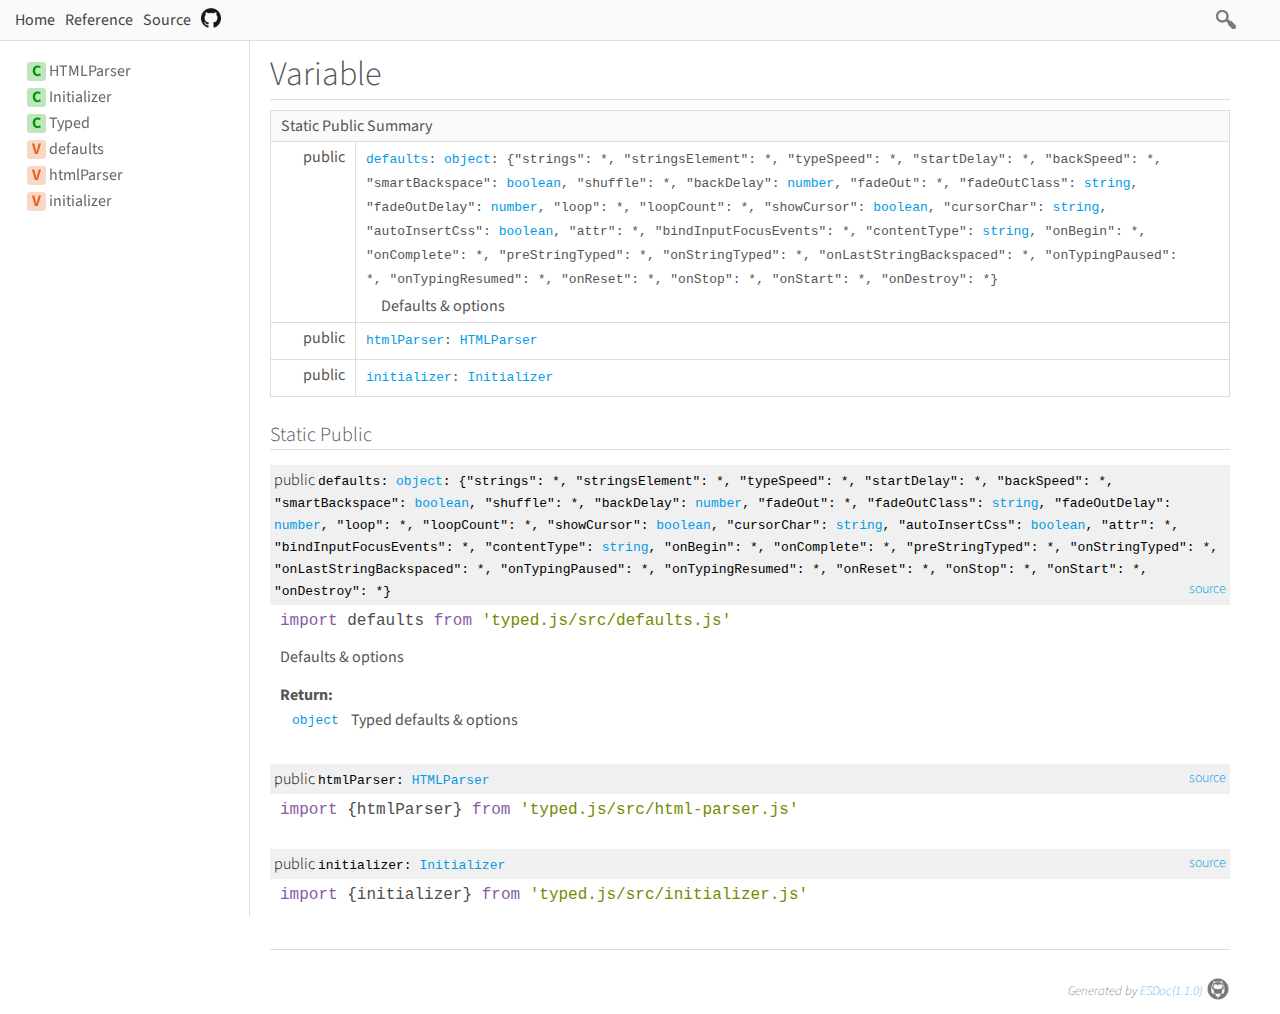
<file: typed.js-main/docs/variable/index.html>
<!DOCTYPE html>
<html>
<head>
  <meta charset="utf-8">
  <base data-ice="baseUrl" href="../">
  <title data-ice="title">Variable | typed.js</title>
  <link type="text/css" rel="stylesheet" href="css/style.css">
  <link type="text/css" rel="stylesheet" href="css/prettify-tomorrow.css">
  <script src="script/prettify/prettify.js"></script>
  <script src="script/manual.js"></script>
<meta name="description" content="A JavaScript Typing Animation Library"><meta property="twitter:card" content="summary"><meta property="twitter:title" content="typed.js"><meta property="twitter:description" content="A JavaScript Typing Animation Library"></head>
<body class="layout-container" data-ice="rootContainer">

<header>
  <a href="./">Home</a>
  
  <a href="identifiers.html">Reference</a>
  <a href="source.html">Source</a>
  
  <div class="search-box">
  <span>
    <img src="./image/search.png">
    <span class="search-input-edge"></span><input class="search-input"><span class="search-input-edge"></span>
  </span>
    <ul class="search-result"></ul>
  </div>
<a style="position:relative; top:3px;" href="https://github.com/mattboldt/typed.js"><img width="20px" src="./image/github.png"></a></header>

<nav class="navigation" data-ice="nav"><div>
  <ul>
    
  <li data-ice="doc"><span data-ice="kind" class="kind-class">C</span><span data-ice="name"><span><a href="class/src/html-parser.js~HTMLParser.html">HTMLParser</a></span></span></li>
<li data-ice="doc"><span data-ice="kind" class="kind-class">C</span><span data-ice="name"><span><a href="class/src/initializer.js~Initializer.html">Initializer</a></span></span></li>
<li data-ice="doc"><span data-ice="kind" class="kind-class">C</span><span data-ice="name"><span><a href="class/src/typed.js~Typed.html">Typed</a></span></span></li>
<li data-ice="doc"><span data-ice="kind" class="kind-variable">V</span><span data-ice="name"><span><a href="variable/index.html#static-variable-defaults">defaults</a></span></span></li>
<li data-ice="doc"><span data-ice="kind" class="kind-variable">V</span><span data-ice="name"><span><a href="variable/index.html#static-variable-htmlParser">htmlParser</a></span></span></li>
<li data-ice="doc"><span data-ice="kind" class="kind-variable">V</span><span data-ice="name"><span><a href="variable/index.html#static-variable-initializer">initializer</a></span></span></li>
</ul>
</div>
</nav>

<div class="content" data-ice="content"><h1 data-ice="title">Variable</h1>
<div data-ice="summaries"><table class="summary" data-ice="summary">
  <thead><tr><td data-ice="title" colspan="3">Static Public Summary</td></tr></thead>
  <tbody>
  
  <tr data-ice="target">
    <td>
      <span class="access" data-ice="access">public</span>
      
      
      
      <span class="override" data-ice="override"></span>
    </td>
    <td>
      <div>
        <p>
          
          
          
          <span class="code" data-ice="name"><span><a href="variable/index.html#static-variable-defaults">defaults</a></span></span><span class="code" data-ice="signature">: <span><a href="https://developer.mozilla.org/en-US/docs/Web/JavaScript/Reference/Global_Objects/Object">object</a></span>: {&quot;strings&quot;: <span>*</span>, &quot;stringsElement&quot;: <span>*</span>, &quot;typeSpeed&quot;: <span>*</span>, &quot;startDelay&quot;: <span>*</span>, &quot;backSpeed&quot;: <span>*</span>, &quot;smartBackspace&quot;: <span><a href="https://developer.mozilla.org/en-US/docs/Web/JavaScript/Reference/Global_Objects/Boolean">boolean</a></span>, &quot;shuffle&quot;: <span>*</span>, &quot;backDelay&quot;: <span><a href="https://developer.mozilla.org/en-US/docs/Web/JavaScript/Reference/Global_Objects/Number">number</a></span>, &quot;fadeOut&quot;: <span>*</span>, &quot;fadeOutClass&quot;: <span><a href="https://developer.mozilla.org/en-US/docs/Web/JavaScript/Reference/Global_Objects/String">string</a></span>, &quot;fadeOutDelay&quot;: <span><a href="https://developer.mozilla.org/en-US/docs/Web/JavaScript/Reference/Global_Objects/Number">number</a></span>, &quot;loop&quot;: <span>*</span>, &quot;loopCount&quot;: <span>*</span>, &quot;showCursor&quot;: <span><a href="https://developer.mozilla.org/en-US/docs/Web/JavaScript/Reference/Global_Objects/Boolean">boolean</a></span>, &quot;cursorChar&quot;: <span><a href="https://developer.mozilla.org/en-US/docs/Web/JavaScript/Reference/Global_Objects/String">string</a></span>, &quot;autoInsertCss&quot;: <span><a href="https://developer.mozilla.org/en-US/docs/Web/JavaScript/Reference/Global_Objects/Boolean">boolean</a></span>, &quot;attr&quot;: <span>*</span>, &quot;bindInputFocusEvents&quot;: <span>*</span>, &quot;contentType&quot;: <span><a href="https://developer.mozilla.org/en-US/docs/Web/JavaScript/Reference/Global_Objects/String">string</a></span>, &quot;onBegin&quot;: <span>*</span>, &quot;onComplete&quot;: <span>*</span>, &quot;preStringTyped&quot;: <span>*</span>, &quot;onStringTyped&quot;: <span>*</span>, &quot;onLastStringBackspaced&quot;: <span>*</span>, &quot;onTypingPaused&quot;: <span>*</span>, &quot;onTypingResumed&quot;: <span>*</span>, &quot;onReset&quot;: <span>*</span>, &quot;onStop&quot;: <span>*</span>, &quot;onStart&quot;: <span>*</span>, &quot;onDestroy&quot;: <span>*</span>}</span>
        </p>
      </div>
      <div>
        
        
        <div data-ice="description"><p>Defaults &amp; options</p>
</div>
      </div>
    </td>
    <td>
      
      
    </td>
  </tr>
<tr data-ice="target">
    <td>
      <span class="access" data-ice="access">public</span>
      
      
      
      <span class="override" data-ice="override"></span>
    </td>
    <td>
      <div>
        <p>
          
          
          
          <span class="code" data-ice="name"><span><a href="variable/index.html#static-variable-htmlParser">htmlParser</a></span></span><span class="code" data-ice="signature">: <span><a href="class/src/html-parser.js~HTMLParser.html">HTMLParser</a></span></span>
        </p>
      </div>
      <div>
        
        
        
      </div>
    </td>
    <td>
      
      
    </td>
  </tr>
<tr data-ice="target">
    <td>
      <span class="access" data-ice="access">public</span>
      
      
      
      <span class="override" data-ice="override"></span>
    </td>
    <td>
      <div>
        <p>
          
          
          
          <span class="code" data-ice="name"><span><a href="variable/index.html#static-variable-initializer">initializer</a></span></span><span class="code" data-ice="signature">: <span><a href="class/src/initializer.js~Initializer.html">Initializer</a></span></span>
        </p>
      </div>
      <div>
        
        
        
      </div>
    </td>
    <td>
      
      
    </td>
  </tr>
</tbody>
</table>
</div>
<div data-ice="details"><h2 data-ice="title">Static Public </h2>

<div class="detail" data-ice="detail">
  <h3 data-ice="anchor" id="static-variable-defaults">
    <span class="access" data-ice="access">public</span>
    
    
    
    
    
    <span class="code" data-ice="name">defaults</span><span class="code" data-ice="signature">: <span><a href="https://developer.mozilla.org/en-US/docs/Web/JavaScript/Reference/Global_Objects/Object">object</a></span>: {&quot;strings&quot;: <span>*</span>, &quot;stringsElement&quot;: <span>*</span>, &quot;typeSpeed&quot;: <span>*</span>, &quot;startDelay&quot;: <span>*</span>, &quot;backSpeed&quot;: <span>*</span>, &quot;smartBackspace&quot;: <span><a href="https://developer.mozilla.org/en-US/docs/Web/JavaScript/Reference/Global_Objects/Boolean">boolean</a></span>, &quot;shuffle&quot;: <span>*</span>, &quot;backDelay&quot;: <span><a href="https://developer.mozilla.org/en-US/docs/Web/JavaScript/Reference/Global_Objects/Number">number</a></span>, &quot;fadeOut&quot;: <span>*</span>, &quot;fadeOutClass&quot;: <span><a href="https://developer.mozilla.org/en-US/docs/Web/JavaScript/Reference/Global_Objects/String">string</a></span>, &quot;fadeOutDelay&quot;: <span><a href="https://developer.mozilla.org/en-US/docs/Web/JavaScript/Reference/Global_Objects/Number">number</a></span>, &quot;loop&quot;: <span>*</span>, &quot;loopCount&quot;: <span>*</span>, &quot;showCursor&quot;: <span><a href="https://developer.mozilla.org/en-US/docs/Web/JavaScript/Reference/Global_Objects/Boolean">boolean</a></span>, &quot;cursorChar&quot;: <span><a href="https://developer.mozilla.org/en-US/docs/Web/JavaScript/Reference/Global_Objects/String">string</a></span>, &quot;autoInsertCss&quot;: <span><a href="https://developer.mozilla.org/en-US/docs/Web/JavaScript/Reference/Global_Objects/Boolean">boolean</a></span>, &quot;attr&quot;: <span>*</span>, &quot;bindInputFocusEvents&quot;: <span>*</span>, &quot;contentType&quot;: <span><a href="https://developer.mozilla.org/en-US/docs/Web/JavaScript/Reference/Global_Objects/String">string</a></span>, &quot;onBegin&quot;: <span>*</span>, &quot;onComplete&quot;: <span>*</span>, &quot;preStringTyped&quot;: <span>*</span>, &quot;onStringTyped&quot;: <span>*</span>, &quot;onLastStringBackspaced&quot;: <span>*</span>, &quot;onTypingPaused&quot;: <span>*</span>, &quot;onTypingResumed&quot;: <span>*</span>, &quot;onReset&quot;: <span>*</span>, &quot;onStop&quot;: <span>*</span>, &quot;onStart&quot;: <span>*</span>, &quot;onDestroy&quot;: <span>*</span>}</span>
    <span class="right-info">
      
      
      <span data-ice="source"><span><a href="file/src/defaults.js.html#lineNumber7">source</a></span></span>
    </span>
  </h3>

  <div data-ice="importPath" class="import-path"><pre class="prettyprint"><code data-ice="importPathCode">import defaults from &apos;<span><a href="file/src/defaults.js.html#lineNumber7">typed.js/src/defaults.js</a></span>&apos;</code></pre></div>
  
  
  <div data-ice="description"><p>Defaults &amp; options</p>
</div>

  

  <div data-ice="properties">
</div>

  <div class="return-params" data-ice="returnParams">
    <h4>Return:</h4>
    <table>
      <tbody>
        <tr>
          <td class="return-type code" data-ice="returnType"><span><a href="https://developer.mozilla.org/en-US/docs/Web/JavaScript/Reference/Global_Objects/Object">object</a></span></td>
          <td class="return-desc" data-ice="returnDescription"><p>Typed defaults &amp; options</p>
</td>
        </tr>
      </tbody>
    </table>
    <div data-ice="returnProperties">
</div>
  </div>

  

  

  

  

  

  

  
  
</div>
<div class="detail" data-ice="detail">
  <h3 data-ice="anchor" id="static-variable-htmlParser">
    <span class="access" data-ice="access">public</span>
    
    
    
    
    
    <span class="code" data-ice="name">htmlParser</span><span class="code" data-ice="signature">: <span><a href="class/src/html-parser.js~HTMLParser.html">HTMLParser</a></span></span>
    <span class="right-info">
      
      
      <span data-ice="source"><span><a href="file/src/html-parser.js.html#lineNumber67">source</a></span></span>
    </span>
  </h3>

  <div data-ice="importPath" class="import-path"><pre class="prettyprint"><code data-ice="importPathCode">import {htmlParser} from &apos;<span><a href="file/src/html-parser.js.html#lineNumber67">typed.js/src/html-parser.js</a></span>&apos;</code></pre></div>
  
  
  

  

  <div data-ice="properties">
</div>

  

  

  

  

  

  

  

  
  
</div>
<div class="detail" data-ice="detail">
  <h3 data-ice="anchor" id="static-variable-initializer">
    <span class="access" data-ice="access">public</span>
    
    
    
    
    
    <span class="code" data-ice="name">initializer</span><span class="code" data-ice="signature">: <span><a href="class/src/initializer.js~Initializer.html">Initializer</a></span></span>
    <span class="right-info">
      
      
      <span data-ice="source"><span><a href="file/src/initializer.js.html#lineNumber218">source</a></span></span>
    </span>
  </h3>

  <div data-ice="importPath" class="import-path"><pre class="prettyprint"><code data-ice="importPathCode">import {initializer} from &apos;<span><a href="file/src/initializer.js.html#lineNumber218">typed.js/src/initializer.js</a></span>&apos;</code></pre></div>
  
  
  

  

  <div data-ice="properties">
</div>

  

  

  

  

  

  

  

  
  
</div>
</div>
</div>

<footer class="footer">
  Generated by <a href="https://esdoc.org">ESDoc<span data-ice="esdocVersion">(1.1.0)</span><img src="./image/esdoc-logo-mini-black.png"></a>
</footer>

<script src="script/search_index.js"></script>
<script src="script/search.js"></script>
<script src="script/pretty-print.js"></script>
<script src="script/inherited-summary.js"></script>
<script src="script/test-summary.js"></script>
<script src="script/inner-link.js"></script>
<script src="script/patch-for-local.js"></script>
</body>
</html>
</file>
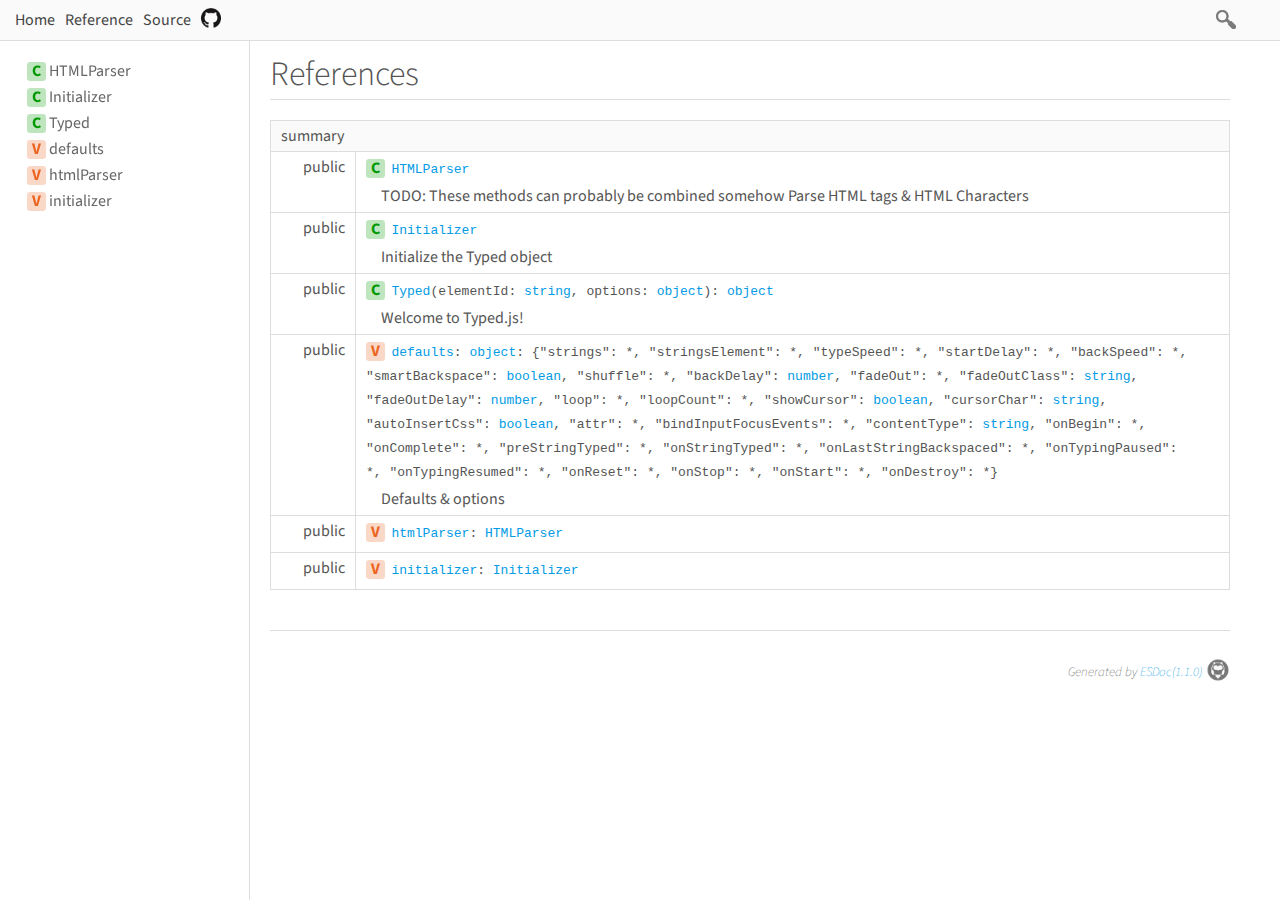
<file: typed.js-main/docs/identifiers.html>
<!DOCTYPE html>
<html>
<head>
  <meta charset="utf-8">
  <base data-ice="baseUrl">
  <title data-ice="title">Reference | typed.js</title>
  <link type="text/css" rel="stylesheet" href="css/style.css">
  <link type="text/css" rel="stylesheet" href="css/prettify-tomorrow.css">
  <script src="script/prettify/prettify.js"></script>
  <script src="script/manual.js"></script>
<meta name="description" content="A JavaScript Typing Animation Library"><meta property="twitter:card" content="summary"><meta property="twitter:title" content="typed.js"><meta property="twitter:description" content="A JavaScript Typing Animation Library"></head>
<body class="layout-container" data-ice="rootContainer">

<header>
  <a href="./">Home</a>
  
  <a href="identifiers.html">Reference</a>
  <a href="source.html">Source</a>
  
  <div class="search-box">
  <span>
    <img src="./image/search.png">
    <span class="search-input-edge"></span><input class="search-input"><span class="search-input-edge"></span>
  </span>
    <ul class="search-result"></ul>
  </div>
<a style="position:relative; top:3px;" href="https://github.com/mattboldt/typed.js"><img width="20px" src="./image/github.png"></a></header>

<nav class="navigation" data-ice="nav"><div>
  <ul>
    
  <li data-ice="doc"><span data-ice="kind" class="kind-class">C</span><span data-ice="name"><span><a href="class/src/html-parser.js~HTMLParser.html">HTMLParser</a></span></span></li>
<li data-ice="doc"><span data-ice="kind" class="kind-class">C</span><span data-ice="name"><span><a href="class/src/initializer.js~Initializer.html">Initializer</a></span></span></li>
<li data-ice="doc"><span data-ice="kind" class="kind-class">C</span><span data-ice="name"><span><a href="class/src/typed.js~Typed.html">Typed</a></span></span></li>
<li data-ice="doc"><span data-ice="kind" class="kind-variable">V</span><span data-ice="name"><span><a href="variable/index.html#static-variable-defaults">defaults</a></span></span></li>
<li data-ice="doc"><span data-ice="kind" class="kind-variable">V</span><span data-ice="name"><span><a href="variable/index.html#static-variable-htmlParser">htmlParser</a></span></span></li>
<li data-ice="doc"><span data-ice="kind" class="kind-variable">V</span><span data-ice="name"><span><a href="variable/index.html#static-variable-initializer">initializer</a></span></span></li>
</ul>
</div>
</nav>

<div class="content" data-ice="content"><h1>References</h1>

<div class="identifiers-wrap">
  <div>
    
  <div data-ice="dirSummaryWrap">
      
      <div data-ice="dirSummary"><table class="summary" data-ice="summary">
  <thead><tr><td data-ice="title" colspan="3">summary</td></tr></thead>
  <tbody>
  
  <tr data-ice="target">
    <td>
      <span class="access" data-ice="access">public</span>
      
      
      
      <span class="override" data-ice="override"></span>
    </td>
    <td>
      <div>
        <p>
          <span data-ice="kind-icon" class="kind-class">C</span>
          
          
          <span class="code" data-ice="name"><span><a href="class/src/html-parser.js~HTMLParser.html">HTMLParser</a></span></span>
        </p>
      </div>
      <div>
        
        
        <div data-ice="description"><p>TODO: These methods can probably be combined somehow
Parse HTML tags &amp; HTML Characters</p>
</div>
      </div>
    </td>
    <td>
      
      
    </td>
  </tr>
<tr data-ice="target">
    <td>
      <span class="access" data-ice="access">public</span>
      
      
      
      <span class="override" data-ice="override"></span>
    </td>
    <td>
      <div>
        <p>
          <span data-ice="kind-icon" class="kind-class">C</span>
          
          
          <span class="code" data-ice="name"><span><a href="class/src/initializer.js~Initializer.html">Initializer</a></span></span>
        </p>
      </div>
      <div>
        
        
        <div data-ice="description"><p>Initialize the Typed object</p>
</div>
      </div>
    </td>
    <td>
      
      
    </td>
  </tr>
<tr data-ice="target">
    <td>
      <span class="access" data-ice="access">public</span>
      
      
      
      <span class="override" data-ice="override"></span>
    </td>
    <td>
      <div>
        <p>
          <span data-ice="kind-icon" class="kind-class">C</span>
          
          
          <span class="code" data-ice="name"><span><a href="class/src/typed.js~Typed.html">Typed</a></span></span><span class="code" data-ice="signature">(elementId: <span><a href="https://developer.mozilla.org/en-US/docs/Web/JavaScript/Reference/Global_Objects/String">string</a></span>, options: <span><a href="https://developer.mozilla.org/en-US/docs/Web/JavaScript/Reference/Global_Objects/Object">object</a></span>): <span><a href="https://developer.mozilla.org/en-US/docs/Web/JavaScript/Reference/Global_Objects/Object">object</a></span></span>
        </p>
      </div>
      <div>
        
        
        <div data-ice="description"><p>Welcome to Typed.js!</p>
</div>
      </div>
    </td>
    <td>
      
      
    </td>
  </tr>
<tr data-ice="target">
    <td>
      <span class="access" data-ice="access">public</span>
      
      
      
      <span class="override" data-ice="override"></span>
    </td>
    <td>
      <div>
        <p>
          <span data-ice="kind-icon" class="kind-variable">V</span>
          
          
          <span class="code" data-ice="name"><span><a href="variable/index.html#static-variable-defaults">defaults</a></span></span><span class="code" data-ice="signature">: <span><a href="https://developer.mozilla.org/en-US/docs/Web/JavaScript/Reference/Global_Objects/Object">object</a></span>: {&quot;strings&quot;: <span>*</span>, &quot;stringsElement&quot;: <span>*</span>, &quot;typeSpeed&quot;: <span>*</span>, &quot;startDelay&quot;: <span>*</span>, &quot;backSpeed&quot;: <span>*</span>, &quot;smartBackspace&quot;: <span><a href="https://developer.mozilla.org/en-US/docs/Web/JavaScript/Reference/Global_Objects/Boolean">boolean</a></span>, &quot;shuffle&quot;: <span>*</span>, &quot;backDelay&quot;: <span><a href="https://developer.mozilla.org/en-US/docs/Web/JavaScript/Reference/Global_Objects/Number">number</a></span>, &quot;fadeOut&quot;: <span>*</span>, &quot;fadeOutClass&quot;: <span><a href="https://developer.mozilla.org/en-US/docs/Web/JavaScript/Reference/Global_Objects/String">string</a></span>, &quot;fadeOutDelay&quot;: <span><a href="https://developer.mozilla.org/en-US/docs/Web/JavaScript/Reference/Global_Objects/Number">number</a></span>, &quot;loop&quot;: <span>*</span>, &quot;loopCount&quot;: <span>*</span>, &quot;showCursor&quot;: <span><a href="https://developer.mozilla.org/en-US/docs/Web/JavaScript/Reference/Global_Objects/Boolean">boolean</a></span>, &quot;cursorChar&quot;: <span><a href="https://developer.mozilla.org/en-US/docs/Web/JavaScript/Reference/Global_Objects/String">string</a></span>, &quot;autoInsertCss&quot;: <span><a href="https://developer.mozilla.org/en-US/docs/Web/JavaScript/Reference/Global_Objects/Boolean">boolean</a></span>, &quot;attr&quot;: <span>*</span>, &quot;bindInputFocusEvents&quot;: <span>*</span>, &quot;contentType&quot;: <span><a href="https://developer.mozilla.org/en-US/docs/Web/JavaScript/Reference/Global_Objects/String">string</a></span>, &quot;onBegin&quot;: <span>*</span>, &quot;onComplete&quot;: <span>*</span>, &quot;preStringTyped&quot;: <span>*</span>, &quot;onStringTyped&quot;: <span>*</span>, &quot;onLastStringBackspaced&quot;: <span>*</span>, &quot;onTypingPaused&quot;: <span>*</span>, &quot;onTypingResumed&quot;: <span>*</span>, &quot;onReset&quot;: <span>*</span>, &quot;onStop&quot;: <span>*</span>, &quot;onStart&quot;: <span>*</span>, &quot;onDestroy&quot;: <span>*</span>}</span>
        </p>
      </div>
      <div>
        
        
        <div data-ice="description"><p>Defaults &amp; options</p>
</div>
      </div>
    </td>
    <td>
      
      
    </td>
  </tr>
<tr data-ice="target">
    <td>
      <span class="access" data-ice="access">public</span>
      
      
      
      <span class="override" data-ice="override"></span>
    </td>
    <td>
      <div>
        <p>
          <span data-ice="kind-icon" class="kind-variable">V</span>
          
          
          <span class="code" data-ice="name"><span><a href="variable/index.html#static-variable-htmlParser">htmlParser</a></span></span><span class="code" data-ice="signature">: <span><a href="class/src/html-parser.js~HTMLParser.html">HTMLParser</a></span></span>
        </p>
      </div>
      <div>
        
        
        
      </div>
    </td>
    <td>
      
      
    </td>
  </tr>
<tr data-ice="target">
    <td>
      <span class="access" data-ice="access">public</span>
      
      
      
      <span class="override" data-ice="override"></span>
    </td>
    <td>
      <div>
        <p>
          <span data-ice="kind-icon" class="kind-variable">V</span>
          
          
          <span class="code" data-ice="name"><span><a href="variable/index.html#static-variable-initializer">initializer</a></span></span><span class="code" data-ice="signature">: <span><a href="class/src/initializer.js~Initializer.html">Initializer</a></span></span>
        </p>
      </div>
      <div>
        
        
        
      </div>
    </td>
    <td>
      
      
    </td>
  </tr>
</tbody>
</table>
</div>
    </div>
</div>

  
</div>
</div>

<footer class="footer">
  Generated by <a href="https://esdoc.org">ESDoc<span data-ice="esdocVersion">(1.1.0)</span><img src="./image/esdoc-logo-mini-black.png"></a>
</footer>

<script src="script/search_index.js"></script>
<script src="script/search.js"></script>
<script src="script/pretty-print.js"></script>
<script src="script/inherited-summary.js"></script>
<script src="script/test-summary.js"></script>
<script src="script/inner-link.js"></script>
<script src="script/patch-for-local.js"></script>
</body>
</html>
</file>
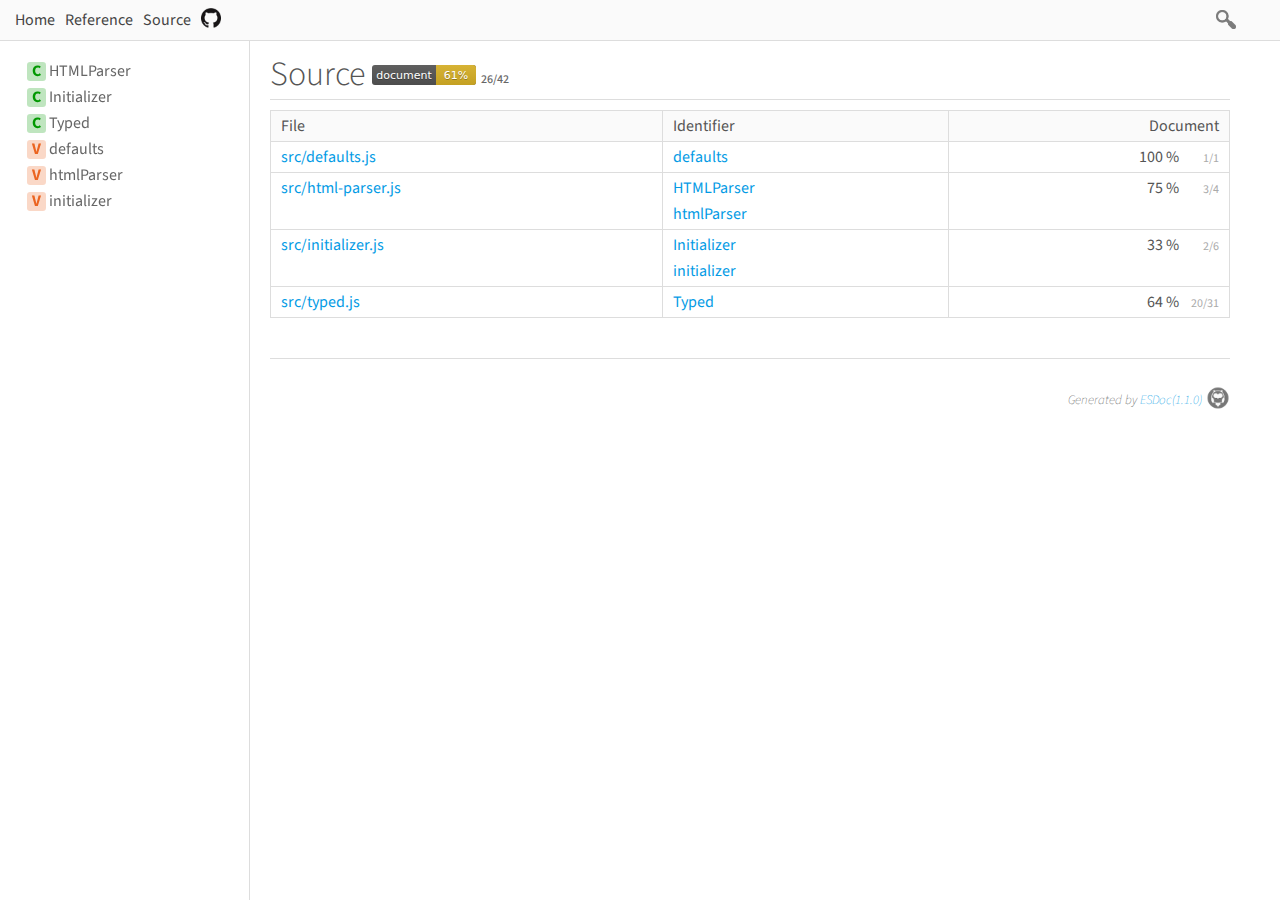
<file: typed.js-main/docs/source.html>
<!DOCTYPE html>
<html>
<head>
  <meta charset="utf-8">
  <base data-ice="baseUrl" href>
  <title data-ice="title">Source | typed.js</title>
  <link type="text/css" rel="stylesheet" href="css/style.css">
  <link type="text/css" rel="stylesheet" href="css/prettify-tomorrow.css">
  <script src="script/prettify/prettify.js"></script>
  <script src="script/manual.js"></script>
<meta name="description" content="A JavaScript Typing Animation Library"><meta property="twitter:card" content="summary"><meta property="twitter:title" content="typed.js"><meta property="twitter:description" content="A JavaScript Typing Animation Library"></head>
<body class="layout-container" data-ice="rootContainer">

<header>
  <a href="./">Home</a>
  
  <a href="identifiers.html">Reference</a>
  <a href="source.html">Source</a>
  
  <div class="search-box">
  <span>
    <img src="./image/search.png">
    <span class="search-input-edge"></span><input class="search-input"><span class="search-input-edge"></span>
  </span>
    <ul class="search-result"></ul>
  </div>
<a style="position:relative; top:3px;" href="https://github.com/mattboldt/typed.js"><img width="20px" src="./image/github.png"></a></header>

<nav class="navigation" data-ice="nav"><div>
  <ul>
    
  <li data-ice="doc"><span data-ice="kind" class="kind-class">C</span><span data-ice="name"><span><a href="class/src/html-parser.js~HTMLParser.html">HTMLParser</a></span></span></li>
<li data-ice="doc"><span data-ice="kind" class="kind-class">C</span><span data-ice="name"><span><a href="class/src/initializer.js~Initializer.html">Initializer</a></span></span></li>
<li data-ice="doc"><span data-ice="kind" class="kind-class">C</span><span data-ice="name"><span><a href="class/src/typed.js~Typed.html">Typed</a></span></span></li>
<li data-ice="doc"><span data-ice="kind" class="kind-variable">V</span><span data-ice="name"><span><a href="variable/index.html#static-variable-defaults">defaults</a></span></span></li>
<li data-ice="doc"><span data-ice="kind" class="kind-variable">V</span><span data-ice="name"><span><a href="variable/index.html#static-variable-htmlParser">htmlParser</a></span></span></li>
<li data-ice="doc"><span data-ice="kind" class="kind-variable">V</span><span data-ice="name"><span><a href="variable/index.html#static-variable-initializer">initializer</a></span></span></li>
</ul>
</div>
</nav>

<div class="content" data-ice="content"><h1>Source <img data-ice="coverageBadge" src="./badge.svg"><span data-ice="totalCoverageCount" class="total-coverage-count">26/42</span></h1>

<table class="files-summary" data-ice="files" data-use-coverage="true">
  <thead>
    <tr>
      <td>File</td>
      <td>Identifier</td>
      <td class="coverage">Document</td>
      <td style="display: none;">Size</td>
      <td style="display: none;">Lines</td>
      <td style="display: none;">Updated</td>
    </tr>
  </thead>
  <tbody>
    
  <tr data-ice="file">
      <td data-ice="filePath"><span><a href="file/src/defaults.js.html">src/defaults.js</a></span></td>
      <td data-ice="identifier" class="identifiers"><span><a href="variable/index.html#static-variable-defaults">defaults</a></span></td>
      <td class="coverage"><span data-ice="coverage">100 %</span><span data-ice="coverageCount" class="coverage-count">1/1</span></td>
      <td style="display: none;" data-ice="size">3416 byte</td>
      <td style="display: none;" data-ice="lines">164</td>
      <td style="display: none;" data-ice="updated">2022-12-07 03:41:55 (UTC)</td>
    </tr>
<tr data-ice="file">
      <td data-ice="filePath"><span><a href="file/src/html-parser.js.html#errorLines=67">src/html-parser.js</a></span></td>
      <td data-ice="identifier" class="identifiers"><span><a href="class/src/html-parser.js~HTMLParser.html">HTMLParser</a></span>
<span><a href="variable/index.html#static-variable-htmlParser">htmlParser</a></span></td>
      <td class="coverage"><span data-ice="coverage">75 %</span><span data-ice="coverageCount" class="coverage-count">3/4</span></td>
      <td style="display: none;" data-ice="size">1798 byte</td>
      <td style="display: none;" data-ice="lines">67</td>
      <td style="display: none;" data-ice="updated">2023-04-07 18:56:50 (UTC)</td>
    </tr>
<tr data-ice="file">
      <td data-ice="filePath"><span><a href="file/src/initializer.js.html#errorLines=147,161,193,218">src/initializer.js</a></span></td>
      <td data-ice="identifier" class="identifiers"><span><a href="class/src/initializer.js~Initializer.html">Initializer</a></span>
<span><a href="variable/index.html#static-variable-initializer">initializer</a></span></td>
      <td class="coverage"><span data-ice="coverage">33 %</span><span data-ice="coverageCount" class="coverage-count">2/6</span></td>
      <td style="display: none;" data-ice="size">5877 byte</td>
      <td style="display: none;" data-ice="lines">218</td>
      <td style="display: none;" data-ice="updated">2023-04-07 18:56:50 (UTC)</td>
    </tr>
<tr data-ice="file">
      <td data-ice="filePath"><span><a href="file/src/typed.js.html#errorLines=11,142,267,334,357,73,75,76,77,91,95">src/typed.js</a></span></td>
      <td data-ice="identifier" class="identifiers"><span><a href="class/src/typed.js~Typed.html">Typed</a></span></td>
      <td class="coverage"><span data-ice="coverage">64 %</span><span data-ice="coverageCount" class="coverage-count">20/31</span></td>
      <td style="display: none;" data-ice="size">12719 byte</td>
      <td style="display: none;" data-ice="lines">433</td>
      <td style="display: none;" data-ice="updated">2023-04-07 18:56:50 (UTC)</td>
    </tr>
</tbody>
</table>
</div>

<footer class="footer">
  Generated by <a href="https://esdoc.org">ESDoc<span data-ice="esdocVersion">(1.1.0)</span><img src="./image/esdoc-logo-mini-black.png"></a>
</footer>

<script src="script/search_index.js"></script>
<script src="script/search.js"></script>
<script src="script/pretty-print.js"></script>
<script src="script/inherited-summary.js"></script>
<script src="script/test-summary.js"></script>
<script src="script/inner-link.js"></script>
<script src="script/patch-for-local.js"></script>
</body>
</html>
</file>
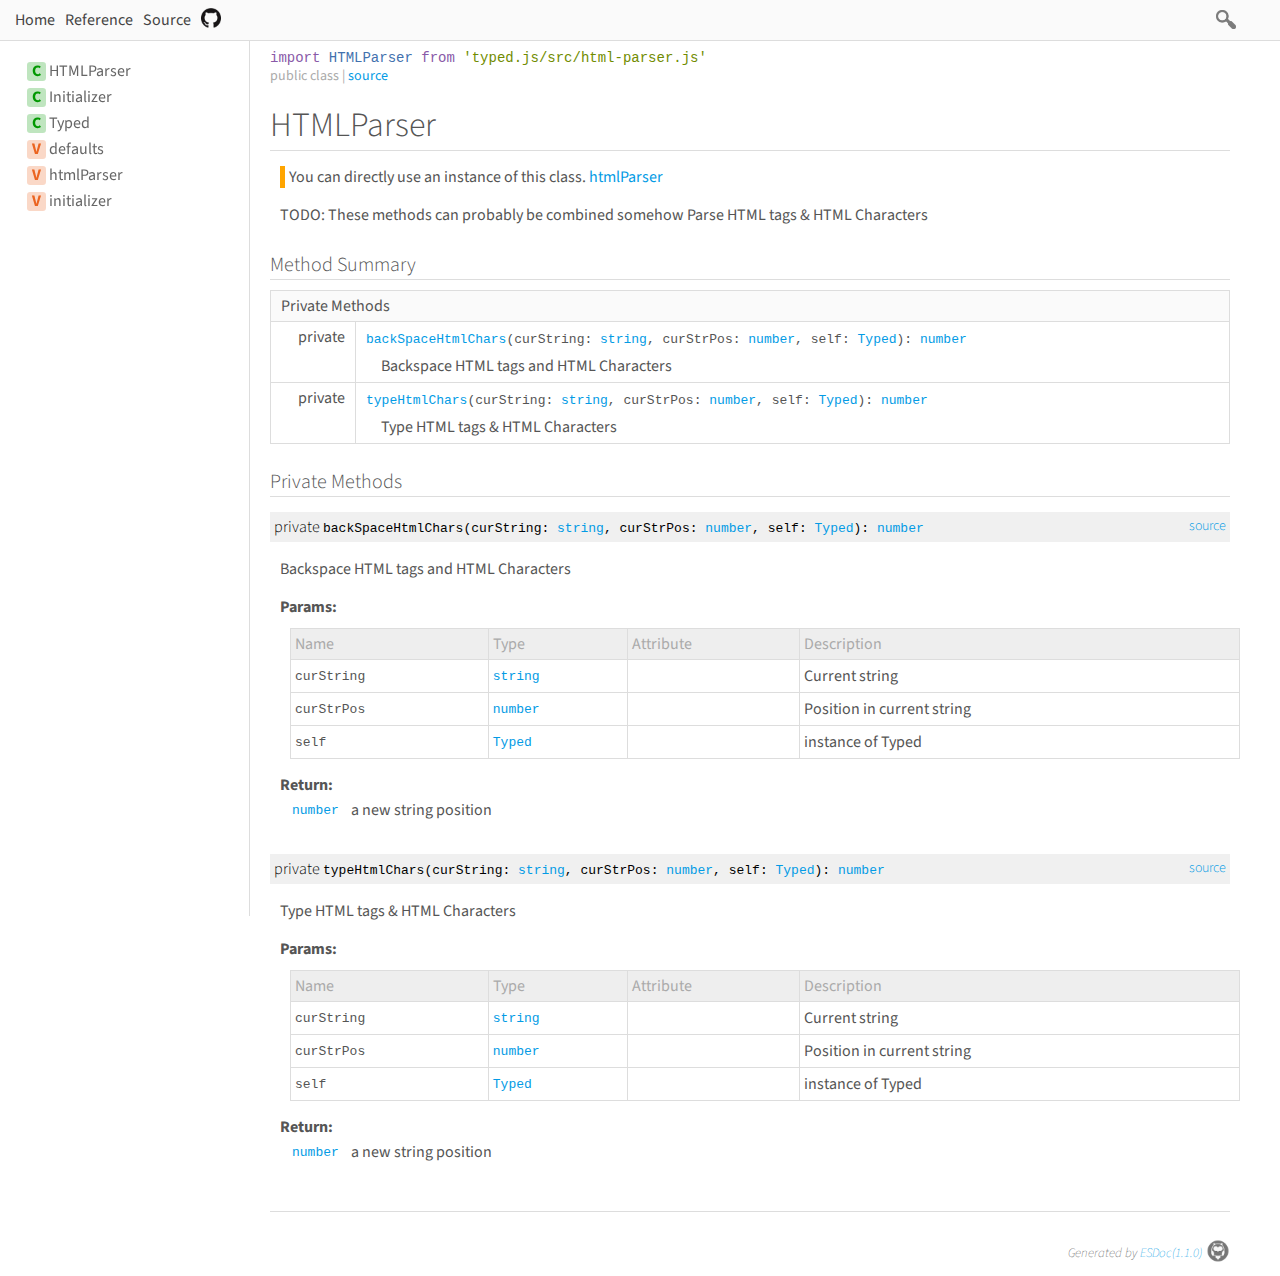
<file: typed.js-main/docs/class/src/html-parser.js~HTMLParser.html>
<!DOCTYPE html>
<html>
<head>
  <meta charset="utf-8">
  <base data-ice="baseUrl" href="../../">
  <title data-ice="title">HTMLParser | typed.js</title>
  <link type="text/css" rel="stylesheet" href="css/style.css">
  <link type="text/css" rel="stylesheet" href="css/prettify-tomorrow.css">
  <script src="script/prettify/prettify.js"></script>
  <script src="script/manual.js"></script>
<meta name="description" content="A JavaScript Typing Animation Library"><meta property="twitter:card" content="summary"><meta property="twitter:title" content="typed.js"><meta property="twitter:description" content="A JavaScript Typing Animation Library"></head>
<body class="layout-container" data-ice="rootContainer">

<header>
  <a href="./">Home</a>
  
  <a href="identifiers.html">Reference</a>
  <a href="source.html">Source</a>
  
  <div class="search-box">
  <span>
    <img src="./image/search.png">
    <span class="search-input-edge"></span><input class="search-input"><span class="search-input-edge"></span>
  </span>
    <ul class="search-result"></ul>
  </div>
<a style="position:relative; top:3px;" href="https://github.com/mattboldt/typed.js"><img width="20px" src="./image/github.png"></a></header>

<nav class="navigation" data-ice="nav"><div>
  <ul>
    
  <li data-ice="doc"><span data-ice="kind" class="kind-class">C</span><span data-ice="name"><span><a href="class/src/html-parser.js~HTMLParser.html">HTMLParser</a></span></span></li>
<li data-ice="doc"><span data-ice="kind" class="kind-class">C</span><span data-ice="name"><span><a href="class/src/initializer.js~Initializer.html">Initializer</a></span></span></li>
<li data-ice="doc"><span data-ice="kind" class="kind-class">C</span><span data-ice="name"><span><a href="class/src/typed.js~Typed.html">Typed</a></span></span></li>
<li data-ice="doc"><span data-ice="kind" class="kind-variable">V</span><span data-ice="name"><span><a href="variable/index.html#static-variable-defaults">defaults</a></span></span></li>
<li data-ice="doc"><span data-ice="kind" class="kind-variable">V</span><span data-ice="name"><span><a href="variable/index.html#static-variable-htmlParser">htmlParser</a></span></span></li>
<li data-ice="doc"><span data-ice="kind" class="kind-variable">V</span><span data-ice="name"><span><a href="variable/index.html#static-variable-initializer">initializer</a></span></span></li>
</ul>
</div>
</nav>

<div class="content" data-ice="content"><div class="header-notice">
  <div data-ice="importPath" class="import-path"><pre class="prettyprint"><code data-ice="importPathCode">import HTMLParser from &apos;<span><a href="file/src/html-parser.js.html#lineNumber6">typed.js/src/html-parser.js</a></span>&apos;</code></pre></div>
  <span data-ice="access">public</span>
  <span data-ice="kind">class</span>
  
  
  
  <span data-ice="source">| <span><a href="file/src/html-parser.js.html#lineNumber6">source</a></span></span>
</div>

<div class="self-detail detail">
  <h1 data-ice="name">HTMLParser</h1>

  <div data-ice="instanceDocs" class="instance-docs">
    <span>You can directly use an instance of this class.</span>
    
  <span data-ice="instanceDoc"><span><a href="variable/index.html#static-variable-htmlParser">htmlParser</a></span></span>
</div>

  
  
  
  
  
  
  
  
  

  
  
  <div class="description" data-ice="description"><p>TODO: These methods can probably be combined somehow
Parse HTML tags &amp; HTML Characters</p>
</div>
  

  

  

  

  
</div>





<div data-ice="methodSummary"><h2>Method Summary</h2><table class="summary" data-ice="summary">
  <thead><tr><td data-ice="title" colspan="3">Private Methods</td></tr></thead>
  <tbody>
  
  <tr data-ice="target">
    <td>
      <span class="access" data-ice="access">private</span>
      
      
      
      <span class="override" data-ice="override"></span>
    </td>
    <td>
      <div>
        <p>
          
          
          
          <span class="code" data-ice="name"><span><a href="class/src/html-parser.js~HTMLParser.html#instance-method-backSpaceHtmlChars">backSpaceHtmlChars</a></span></span><span class="code" data-ice="signature">(curString: <span><a href="https://developer.mozilla.org/en-US/docs/Web/JavaScript/Reference/Global_Objects/String">string</a></span>, curStrPos: <span><a href="https://developer.mozilla.org/en-US/docs/Web/JavaScript/Reference/Global_Objects/Number">number</a></span>, self: <span><a href="class/src/typed.js~Typed.html">Typed</a></span>): <span><a href="https://developer.mozilla.org/en-US/docs/Web/JavaScript/Reference/Global_Objects/Number">number</a></span></span>
        </p>
      </div>
      <div>
        
        
        <div data-ice="description"><p>Backspace HTML tags and HTML Characters</p>
</div>
      </div>
    </td>
    <td>
      
      
    </td>
  </tr>
<tr data-ice="target">
    <td>
      <span class="access" data-ice="access">private</span>
      
      
      
      <span class="override" data-ice="override"></span>
    </td>
    <td>
      <div>
        <p>
          
          
          
          <span class="code" data-ice="name"><span><a href="class/src/html-parser.js~HTMLParser.html#instance-method-typeHtmlChars">typeHtmlChars</a></span></span><span class="code" data-ice="signature">(curString: <span><a href="https://developer.mozilla.org/en-US/docs/Web/JavaScript/Reference/Global_Objects/String">string</a></span>, curStrPos: <span><a href="https://developer.mozilla.org/en-US/docs/Web/JavaScript/Reference/Global_Objects/Number">number</a></span>, self: <span><a href="class/src/typed.js~Typed.html">Typed</a></span>): <span><a href="https://developer.mozilla.org/en-US/docs/Web/JavaScript/Reference/Global_Objects/Number">number</a></span></span>
        </p>
      </div>
      <div>
        
        
        <div data-ice="description"><p>Type HTML tags &amp; HTML Characters</p>
</div>
      </div>
    </td>
    <td>
      
      
    </td>
  </tr>
</tbody>
</table>
</div>







<div data-ice="methodDetails"><h2 data-ice="title">Private Methods</h2>

<div class="detail" data-ice="detail">
  <h3 data-ice="anchor" id="instance-method-backSpaceHtmlChars">
    <span class="access" data-ice="access">private</span>
    
    
    
    
    
    <span class="code" data-ice="name">backSpaceHtmlChars</span><span class="code" data-ice="signature">(curString: <span><a href="https://developer.mozilla.org/en-US/docs/Web/JavaScript/Reference/Global_Objects/String">string</a></span>, curStrPos: <span><a href="https://developer.mozilla.org/en-US/docs/Web/JavaScript/Reference/Global_Objects/Number">number</a></span>, self: <span><a href="class/src/typed.js~Typed.html">Typed</a></span>): <span><a href="https://developer.mozilla.org/en-US/docs/Web/JavaScript/Reference/Global_Objects/Number">number</a></span></span>
    <span class="right-info">
      
      
      <span data-ice="source"><span><a href="file/src/html-parser.js.html#lineNumber45">source</a></span></span>
    </span>
  </h3>

  
  
  
  <div data-ice="description"><p>Backspace HTML tags and HTML Characters</p>
</div>

  

  <div data-ice="properties"><div data-ice="properties">
  <h4 data-ice="title">Params:</h4>
  <table class="params">
    <thead>
    <tr><td>Name</td><td>Type</td><td>Attribute</td><td>Description</td></tr>
    </thead>
    <tbody>
    
    <tr data-ice="property" data-depth="0">
      <td data-ice="name" class="code" data-depth="0">curString</td>
      <td data-ice="type" class="code"><span><a href="https://developer.mozilla.org/en-US/docs/Web/JavaScript/Reference/Global_Objects/String">string</a></span></td>
      <td data-ice="appendix"></td>
      <td data-ice="description"><p>Current string</p>
</td>
    </tr>
<tr data-ice="property" data-depth="0">
      <td data-ice="name" class="code" data-depth="0">curStrPos</td>
      <td data-ice="type" class="code"><span><a href="https://developer.mozilla.org/en-US/docs/Web/JavaScript/Reference/Global_Objects/Number">number</a></span></td>
      <td data-ice="appendix"></td>
      <td data-ice="description"><p>Position in current string</p>
</td>
    </tr>
<tr data-ice="property" data-depth="0">
      <td data-ice="name" class="code" data-depth="0">self</td>
      <td data-ice="type" class="code"><span><a href="class/src/typed.js~Typed.html">Typed</a></span></td>
      <td data-ice="appendix"></td>
      <td data-ice="description"><p>instance of Typed</p>
</td>
    </tr>
</tbody>
  </table>
</div>
</div>

  <div class="return-params" data-ice="returnParams">
    <h4>Return:</h4>
    <table>
      <tbody>
        <tr>
          <td class="return-type code" data-ice="returnType"><span><a href="https://developer.mozilla.org/en-US/docs/Web/JavaScript/Reference/Global_Objects/Number">number</a></span></td>
          <td class="return-desc" data-ice="returnDescription"><p>a new string position</p>
</td>
        </tr>
      </tbody>
    </table>
    <div data-ice="returnProperties">
</div>
  </div>

  

  

  

  

  

  

  
  
</div>
<div class="detail" data-ice="detail">
  <h3 data-ice="anchor" id="instance-method-typeHtmlChars">
    <span class="access" data-ice="access">private</span>
    
    
    
    
    
    <span class="code" data-ice="name">typeHtmlChars</span><span class="code" data-ice="signature">(curString: <span><a href="https://developer.mozilla.org/en-US/docs/Web/JavaScript/Reference/Global_Objects/String">string</a></span>, curStrPos: <span><a href="https://developer.mozilla.org/en-US/docs/Web/JavaScript/Reference/Global_Objects/Number">number</a></span>, self: <span><a href="class/src/typed.js~Typed.html">Typed</a></span>): <span><a href="https://developer.mozilla.org/en-US/docs/Web/JavaScript/Reference/Global_Objects/Number">number</a></span></span>
    <span class="right-info">
      
      
      <span data-ice="source"><span><a href="file/src/html-parser.js.html#lineNumber16">source</a></span></span>
    </span>
  </h3>

  
  
  
  <div data-ice="description"><p>Type HTML tags &amp; HTML Characters</p>
</div>

  

  <div data-ice="properties"><div data-ice="properties">
  <h4 data-ice="title">Params:</h4>
  <table class="params">
    <thead>
    <tr><td>Name</td><td>Type</td><td>Attribute</td><td>Description</td></tr>
    </thead>
    <tbody>
    
    <tr data-ice="property" data-depth="0">
      <td data-ice="name" class="code" data-depth="0">curString</td>
      <td data-ice="type" class="code"><span><a href="https://developer.mozilla.org/en-US/docs/Web/JavaScript/Reference/Global_Objects/String">string</a></span></td>
      <td data-ice="appendix"></td>
      <td data-ice="description"><p>Current string</p>
</td>
    </tr>
<tr data-ice="property" data-depth="0">
      <td data-ice="name" class="code" data-depth="0">curStrPos</td>
      <td data-ice="type" class="code"><span><a href="https://developer.mozilla.org/en-US/docs/Web/JavaScript/Reference/Global_Objects/Number">number</a></span></td>
      <td data-ice="appendix"></td>
      <td data-ice="description"><p>Position in current string</p>
</td>
    </tr>
<tr data-ice="property" data-depth="0">
      <td data-ice="name" class="code" data-depth="0">self</td>
      <td data-ice="type" class="code"><span><a href="class/src/typed.js~Typed.html">Typed</a></span></td>
      <td data-ice="appendix"></td>
      <td data-ice="description"><p>instance of Typed</p>
</td>
    </tr>
</tbody>
  </table>
</div>
</div>

  <div class="return-params" data-ice="returnParams">
    <h4>Return:</h4>
    <table>
      <tbody>
        <tr>
          <td class="return-type code" data-ice="returnType"><span><a href="https://developer.mozilla.org/en-US/docs/Web/JavaScript/Reference/Global_Objects/Number">number</a></span></td>
          <td class="return-desc" data-ice="returnDescription"><p>a new string position</p>
</td>
        </tr>
      </tbody>
    </table>
    <div data-ice="returnProperties">
</div>
  </div>

  

  

  

  

  

  

  
  
</div>
</div>
</div>

<footer class="footer">
  Generated by <a href="https://esdoc.org">ESDoc<span data-ice="esdocVersion">(1.1.0)</span><img src="./image/esdoc-logo-mini-black.png"></a>
</footer>

<script src="script/search_index.js"></script>
<script src="script/search.js"></script>
<script src="script/pretty-print.js"></script>
<script src="script/inherited-summary.js"></script>
<script src="script/test-summary.js"></script>
<script src="script/inner-link.js"></script>
<script src="script/patch-for-local.js"></script>
</body>
</html>
</file>
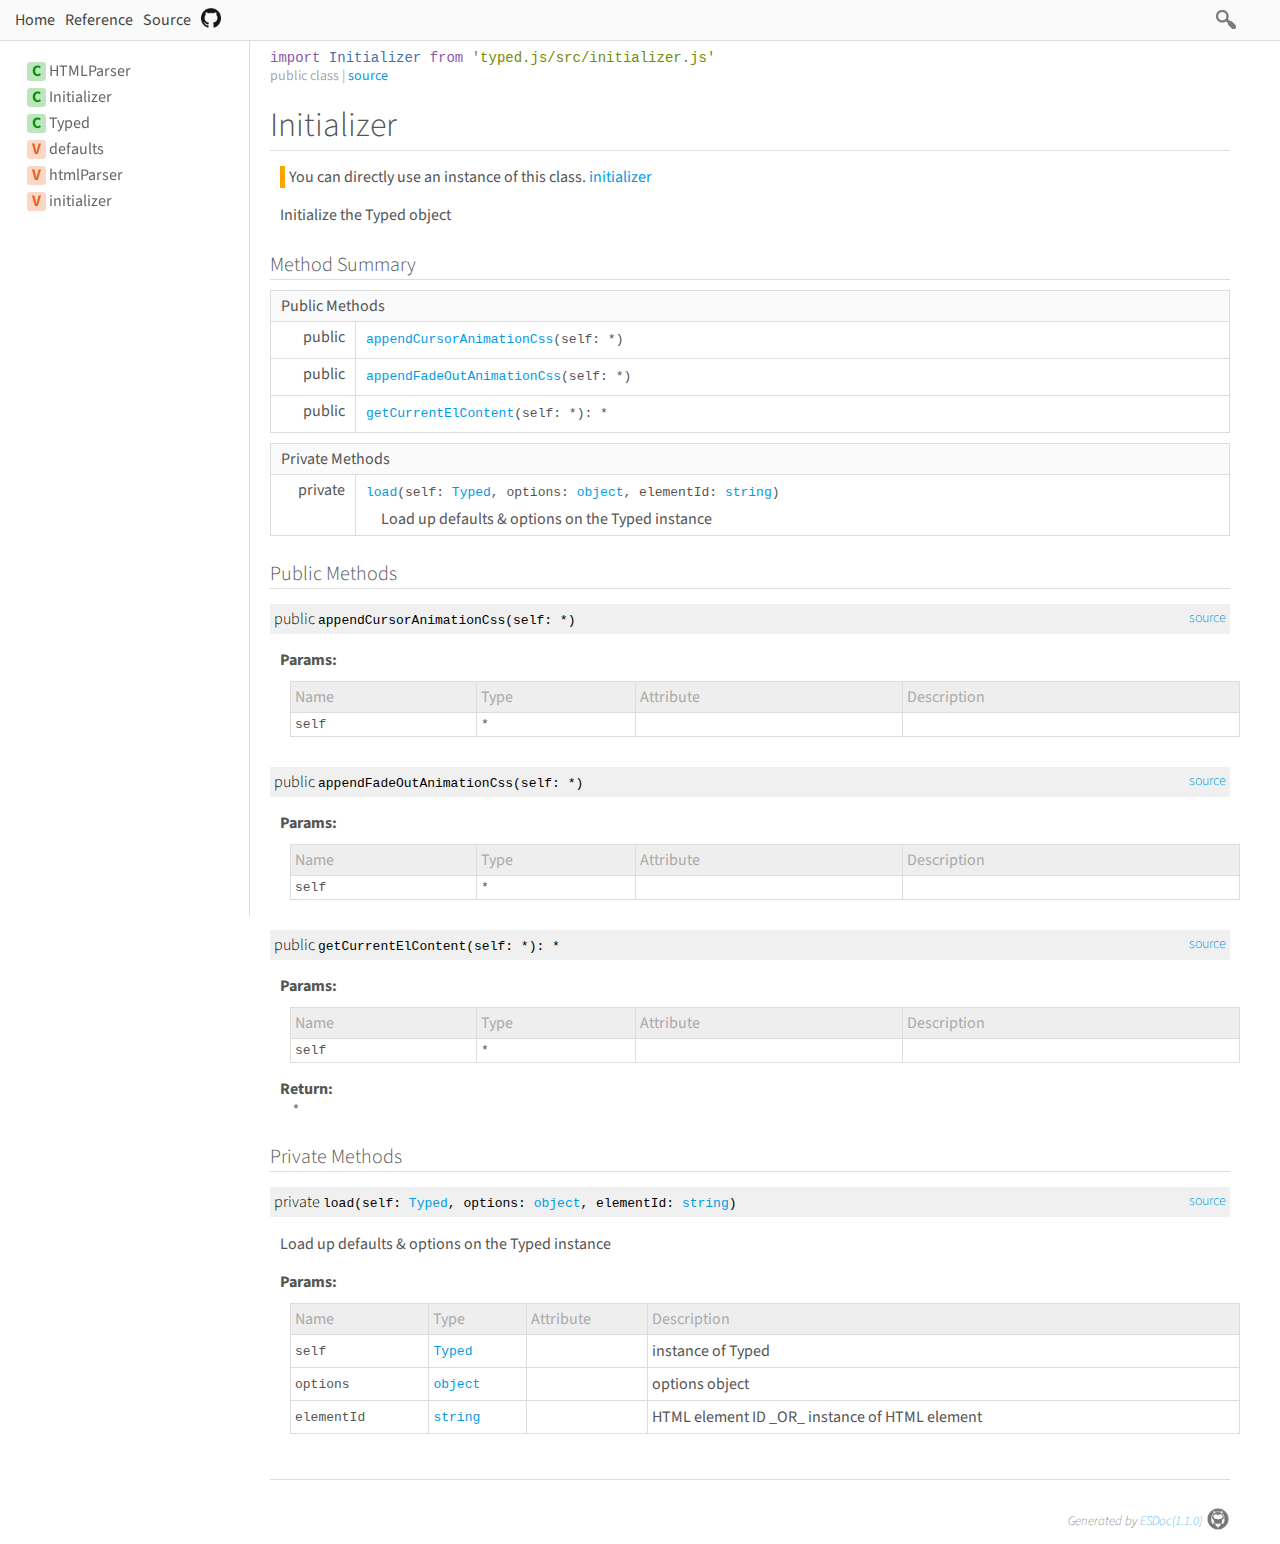
<file: typed.js-main/docs/class/src/initializer.js~Initializer.html>
<!DOCTYPE html>
<html>
<head>
  <meta charset="utf-8">
  <base data-ice="baseUrl" href="../../">
  <title data-ice="title">Initializer | typed.js</title>
  <link type="text/css" rel="stylesheet" href="css/style.css">
  <link type="text/css" rel="stylesheet" href="css/prettify-tomorrow.css">
  <script src="script/prettify/prettify.js"></script>
  <script src="script/manual.js"></script>
<meta name="description" content="A JavaScript Typing Animation Library"><meta property="twitter:card" content="summary"><meta property="twitter:title" content="typed.js"><meta property="twitter:description" content="A JavaScript Typing Animation Library"></head>
<body class="layout-container" data-ice="rootContainer">

<header>
  <a href="./">Home</a>
  
  <a href="identifiers.html">Reference</a>
  <a href="source.html">Source</a>
  
  <div class="search-box">
  <span>
    <img src="./image/search.png">
    <span class="search-input-edge"></span><input class="search-input"><span class="search-input-edge"></span>
  </span>
    <ul class="search-result"></ul>
  </div>
<a style="position:relative; top:3px;" href="https://github.com/mattboldt/typed.js"><img width="20px" src="./image/github.png"></a></header>

<nav class="navigation" data-ice="nav"><div>
  <ul>
    
  <li data-ice="doc"><span data-ice="kind" class="kind-class">C</span><span data-ice="name"><span><a href="class/src/html-parser.js~HTMLParser.html">HTMLParser</a></span></span></li>
<li data-ice="doc"><span data-ice="kind" class="kind-class">C</span><span data-ice="name"><span><a href="class/src/initializer.js~Initializer.html">Initializer</a></span></span></li>
<li data-ice="doc"><span data-ice="kind" class="kind-class">C</span><span data-ice="name"><span><a href="class/src/typed.js~Typed.html">Typed</a></span></span></li>
<li data-ice="doc"><span data-ice="kind" class="kind-variable">V</span><span data-ice="name"><span><a href="variable/index.html#static-variable-defaults">defaults</a></span></span></li>
<li data-ice="doc"><span data-ice="kind" class="kind-variable">V</span><span data-ice="name"><span><a href="variable/index.html#static-variable-htmlParser">htmlParser</a></span></span></li>
<li data-ice="doc"><span data-ice="kind" class="kind-variable">V</span><span data-ice="name"><span><a href="variable/index.html#static-variable-initializer">initializer</a></span></span></li>
</ul>
</div>
</nav>

<div class="content" data-ice="content"><div class="header-notice">
  <div data-ice="importPath" class="import-path"><pre class="prettyprint"><code data-ice="importPathCode">import Initializer from &apos;<span><a href="file/src/initializer.js.html#lineNumber6">typed.js/src/initializer.js</a></span>&apos;</code></pre></div>
  <span data-ice="access">public</span>
  <span data-ice="kind">class</span>
  
  
  
  <span data-ice="source">| <span><a href="file/src/initializer.js.html#lineNumber6">source</a></span></span>
</div>

<div class="self-detail detail">
  <h1 data-ice="name">Initializer</h1>

  <div data-ice="instanceDocs" class="instance-docs">
    <span>You can directly use an instance of this class.</span>
    
  <span data-ice="instanceDoc"><span><a href="variable/index.html#static-variable-initializer">initializer</a></span></span>
</div>

  
  
  
  
  
  
  
  
  

  
  
  <div class="description" data-ice="description"><p>Initialize the Typed object</p>
</div>
  

  

  

  

  
</div>





<div data-ice="methodSummary"><h2>Method Summary</h2><table class="summary" data-ice="summary">
  <thead><tr><td data-ice="title" colspan="3">Public Methods</td></tr></thead>
  <tbody>
  
  <tr data-ice="target">
    <td>
      <span class="access" data-ice="access">public</span>
      
      
      
      <span class="override" data-ice="override"></span>
    </td>
    <td>
      <div>
        <p>
          
          
          
          <span class="code" data-ice="name"><span><a href="class/src/initializer.js~Initializer.html#instance-method-appendCursorAnimationCss">appendCursorAnimationCss</a></span></span><span class="code" data-ice="signature">(self: <span>*</span>)</span>
        </p>
      </div>
      <div>
        
        
        
      </div>
    </td>
    <td>
      
      
    </td>
  </tr>
<tr data-ice="target">
    <td>
      <span class="access" data-ice="access">public</span>
      
      
      
      <span class="override" data-ice="override"></span>
    </td>
    <td>
      <div>
        <p>
          
          
          
          <span class="code" data-ice="name"><span><a href="class/src/initializer.js~Initializer.html#instance-method-appendFadeOutAnimationCss">appendFadeOutAnimationCss</a></span></span><span class="code" data-ice="signature">(self: <span>*</span>)</span>
        </p>
      </div>
      <div>
        
        
        
      </div>
    </td>
    <td>
      
      
    </td>
  </tr>
<tr data-ice="target">
    <td>
      <span class="access" data-ice="access">public</span>
      
      
      
      <span class="override" data-ice="override"></span>
    </td>
    <td>
      <div>
        <p>
          
          
          
          <span class="code" data-ice="name"><span><a href="class/src/initializer.js~Initializer.html#instance-method-getCurrentElContent">getCurrentElContent</a></span></span><span class="code" data-ice="signature">(self: <span>*</span>): <span>*</span></span>
        </p>
      </div>
      <div>
        
        
        
      </div>
    </td>
    <td>
      
      
    </td>
  </tr>
</tbody>
</table>
<table class="summary" data-ice="summary">
  <thead><tr><td data-ice="title" colspan="3">Private Methods</td></tr></thead>
  <tbody>
  
  <tr data-ice="target">
    <td>
      <span class="access" data-ice="access">private</span>
      
      
      
      <span class="override" data-ice="override"></span>
    </td>
    <td>
      <div>
        <p>
          
          
          
          <span class="code" data-ice="name"><span><a href="class/src/initializer.js~Initializer.html#instance-method-load">load</a></span></span><span class="code" data-ice="signature">(self: <span><a href="class/src/typed.js~Typed.html">Typed</a></span>, options: <span><a href="https://developer.mozilla.org/en-US/docs/Web/JavaScript/Reference/Global_Objects/Object">object</a></span>, elementId: <span><a href="https://developer.mozilla.org/en-US/docs/Web/JavaScript/Reference/Global_Objects/String">string</a></span>)</span>
        </p>
      </div>
      <div>
        
        
        <div data-ice="description"><p>Load up defaults &amp; options on the Typed instance</p>
</div>
      </div>
    </td>
    <td>
      
      
    </td>
  </tr>
</tbody>
</table>
</div>







<div data-ice="methodDetails"><h2 data-ice="title">Public Methods</h2>

<div class="detail" data-ice="detail">
  <h3 data-ice="anchor" id="instance-method-appendCursorAnimationCss">
    <span class="access" data-ice="access">public</span>
    
    
    
    
    
    <span class="code" data-ice="name">appendCursorAnimationCss</span><span class="code" data-ice="signature">(self: <span>*</span>)</span>
    <span class="right-info">
      
      
      <span data-ice="source"><span><a href="file/src/initializer.js.html#lineNumber161">source</a></span></span>
    </span>
  </h3>

  
  
  
  

  

  <div data-ice="properties"><div data-ice="properties">
  <h4 data-ice="title">Params:</h4>
  <table class="params">
    <thead>
    <tr><td>Name</td><td>Type</td><td>Attribute</td><td>Description</td></tr>
    </thead>
    <tbody>
    
    <tr data-ice="property" data-depth="0">
      <td data-ice="name" class="code" data-depth="0">self</td>
      <td data-ice="type" class="code"><span>*</span></td>
      <td data-ice="appendix"></td>
      <td data-ice="description"></td>
    </tr>
</tbody>
  </table>
</div>
</div>

  

  

  

  

  

  

  

  
  
</div>
<div class="detail" data-ice="detail">
  <h3 data-ice="anchor" id="instance-method-appendFadeOutAnimationCss">
    <span class="access" data-ice="access">public</span>
    
    
    
    
    
    <span class="code" data-ice="name">appendFadeOutAnimationCss</span><span class="code" data-ice="signature">(self: <span>*</span>)</span>
    <span class="right-info">
      
      
      <span data-ice="source"><span><a href="file/src/initializer.js.html#lineNumber193">source</a></span></span>
    </span>
  </h3>

  
  
  
  

  

  <div data-ice="properties"><div data-ice="properties">
  <h4 data-ice="title">Params:</h4>
  <table class="params">
    <thead>
    <tr><td>Name</td><td>Type</td><td>Attribute</td><td>Description</td></tr>
    </thead>
    <tbody>
    
    <tr data-ice="property" data-depth="0">
      <td data-ice="name" class="code" data-depth="0">self</td>
      <td data-ice="type" class="code"><span>*</span></td>
      <td data-ice="appendix"></td>
      <td data-ice="description"></td>
    </tr>
</tbody>
  </table>
</div>
</div>

  

  

  

  

  

  

  

  
  
</div>
<div class="detail" data-ice="detail">
  <h3 data-ice="anchor" id="instance-method-getCurrentElContent">
    <span class="access" data-ice="access">public</span>
    
    
    
    
    
    <span class="code" data-ice="name">getCurrentElContent</span><span class="code" data-ice="signature">(self: <span>*</span>): <span>*</span></span>
    <span class="right-info">
      
      
      <span data-ice="source"><span><a href="file/src/initializer.js.html#lineNumber147">source</a></span></span>
    </span>
  </h3>

  
  
  
  

  

  <div data-ice="properties"><div data-ice="properties">
  <h4 data-ice="title">Params:</h4>
  <table class="params">
    <thead>
    <tr><td>Name</td><td>Type</td><td>Attribute</td><td>Description</td></tr>
    </thead>
    <tbody>
    
    <tr data-ice="property" data-depth="0">
      <td data-ice="name" class="code" data-depth="0">self</td>
      <td data-ice="type" class="code"><span>*</span></td>
      <td data-ice="appendix"></td>
      <td data-ice="description"></td>
    </tr>
</tbody>
  </table>
</div>
</div>

  <div class="return-params" data-ice="returnParams">
    <h4>Return:</h4>
    <table>
      <tbody>
        <tr>
          <td class="return-type code" data-ice="returnType"><span>*</span></td>
          
        </tr>
      </tbody>
    </table>
    <div data-ice="returnProperties">
</div>
  </div>

  

  

  

  

  

  

  
  
</div>
<h2 data-ice="title">Private Methods</h2>

<div class="detail" data-ice="detail">
  <h3 data-ice="anchor" id="instance-method-load">
    <span class="access" data-ice="access">private</span>
    
    
    
    
    
    <span class="code" data-ice="name">load</span><span class="code" data-ice="signature">(self: <span><a href="class/src/typed.js~Typed.html">Typed</a></span>, options: <span><a href="https://developer.mozilla.org/en-US/docs/Web/JavaScript/Reference/Global_Objects/Object">object</a></span>, elementId: <span><a href="https://developer.mozilla.org/en-US/docs/Web/JavaScript/Reference/Global_Objects/String">string</a></span>)</span>
    <span class="right-info">
      
      
      <span data-ice="source"><span><a href="file/src/initializer.js.html#lineNumber15">source</a></span></span>
    </span>
  </h3>

  
  
  
  <div data-ice="description"><p>Load up defaults &amp; options on the Typed instance</p>
</div>

  

  <div data-ice="properties"><div data-ice="properties">
  <h4 data-ice="title">Params:</h4>
  <table class="params">
    <thead>
    <tr><td>Name</td><td>Type</td><td>Attribute</td><td>Description</td></tr>
    </thead>
    <tbody>
    
    <tr data-ice="property" data-depth="0">
      <td data-ice="name" class="code" data-depth="0">self</td>
      <td data-ice="type" class="code"><span><a href="class/src/typed.js~Typed.html">Typed</a></span></td>
      <td data-ice="appendix"></td>
      <td data-ice="description"><p>instance of Typed</p>
</td>
    </tr>
<tr data-ice="property" data-depth="0">
      <td data-ice="name" class="code" data-depth="0">options</td>
      <td data-ice="type" class="code"><span><a href="https://developer.mozilla.org/en-US/docs/Web/JavaScript/Reference/Global_Objects/Object">object</a></span></td>
      <td data-ice="appendix"></td>
      <td data-ice="description"><p>options object</p>
</td>
    </tr>
<tr data-ice="property" data-depth="0">
      <td data-ice="name" class="code" data-depth="0">elementId</td>
      <td data-ice="type" class="code"><span><a href="https://developer.mozilla.org/en-US/docs/Web/JavaScript/Reference/Global_Objects/String">string</a></span></td>
      <td data-ice="appendix"></td>
      <td data-ice="description"><p>HTML element ID _OR_ instance of HTML element</p>
</td>
    </tr>
</tbody>
  </table>
</div>
</div>

  

  

  

  

  

  

  

  
  
</div>
</div>
</div>

<footer class="footer">
  Generated by <a href="https://esdoc.org">ESDoc<span data-ice="esdocVersion">(1.1.0)</span><img src="./image/esdoc-logo-mini-black.png"></a>
</footer>

<script src="script/search_index.js"></script>
<script src="script/search.js"></script>
<script src="script/pretty-print.js"></script>
<script src="script/inherited-summary.js"></script>
<script src="script/test-summary.js"></script>
<script src="script/inner-link.js"></script>
<script src="script/patch-for-local.js"></script>
</body>
</html>
</file>
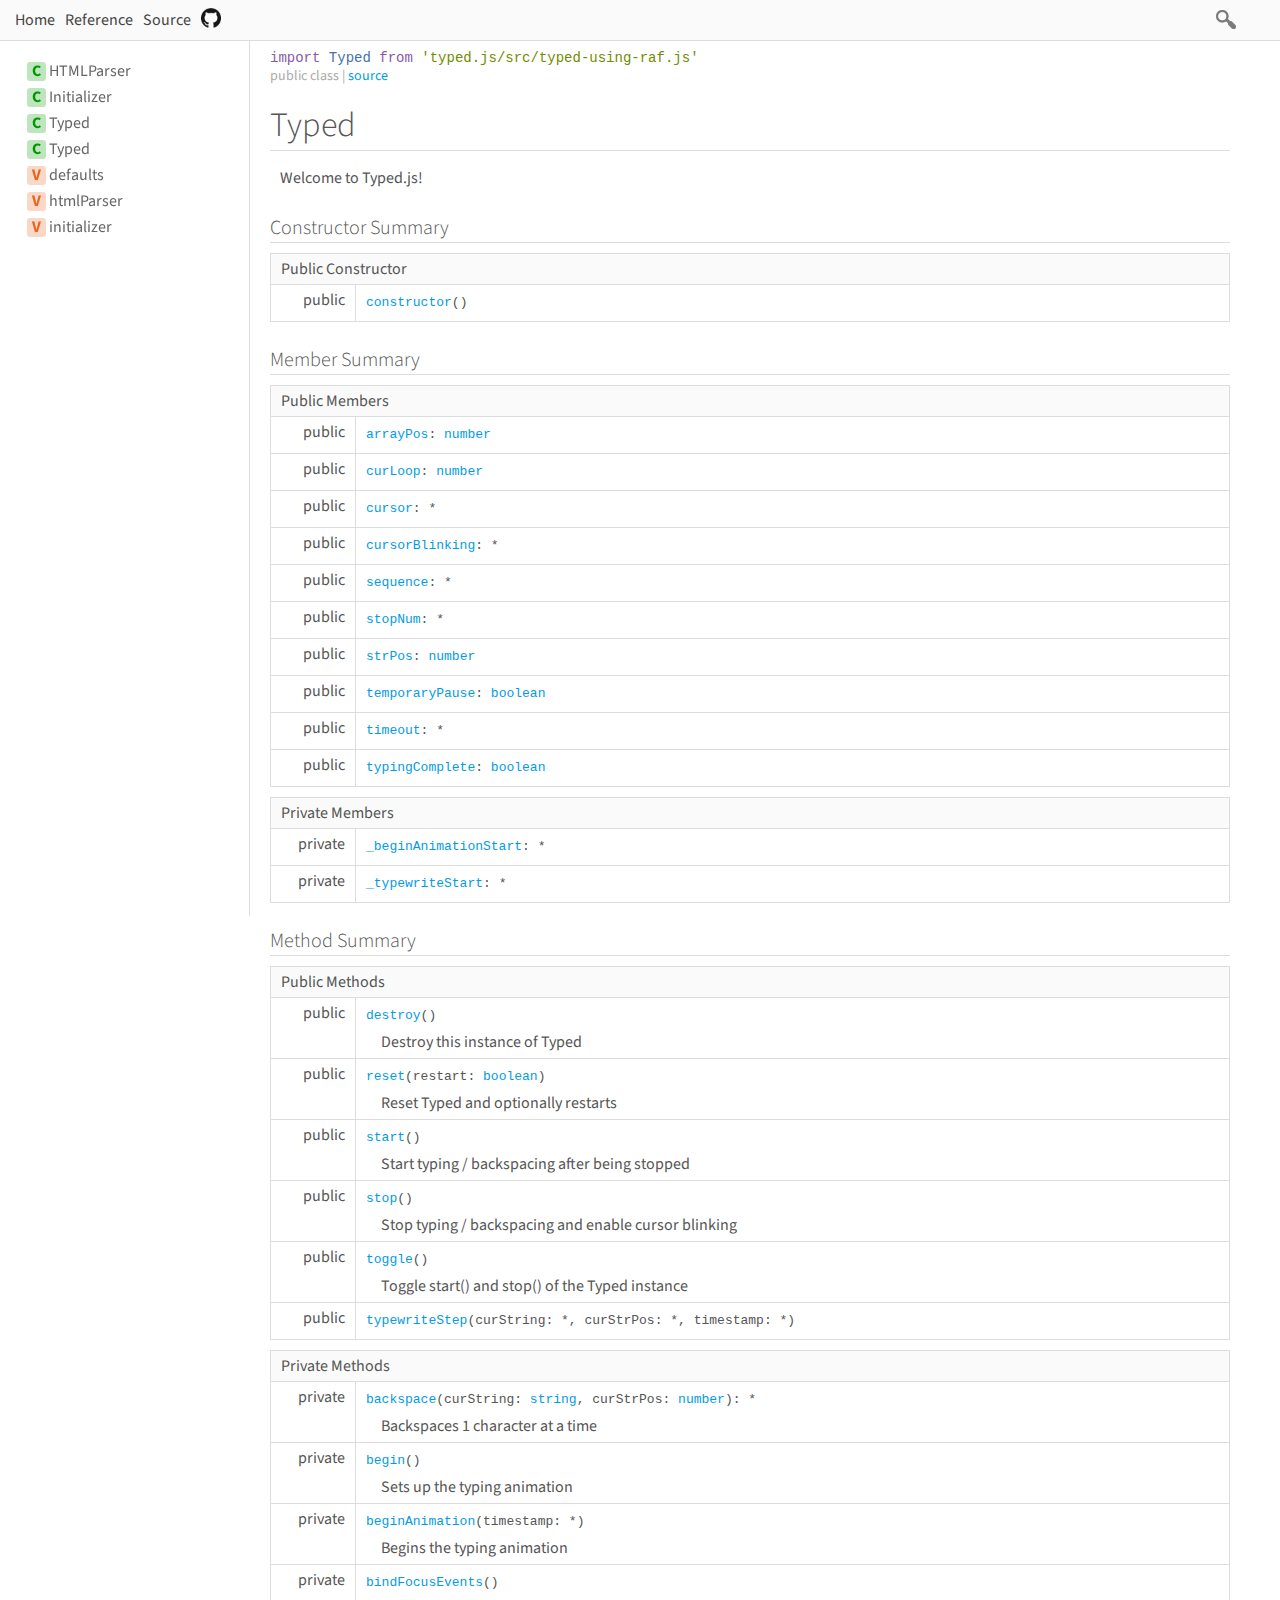
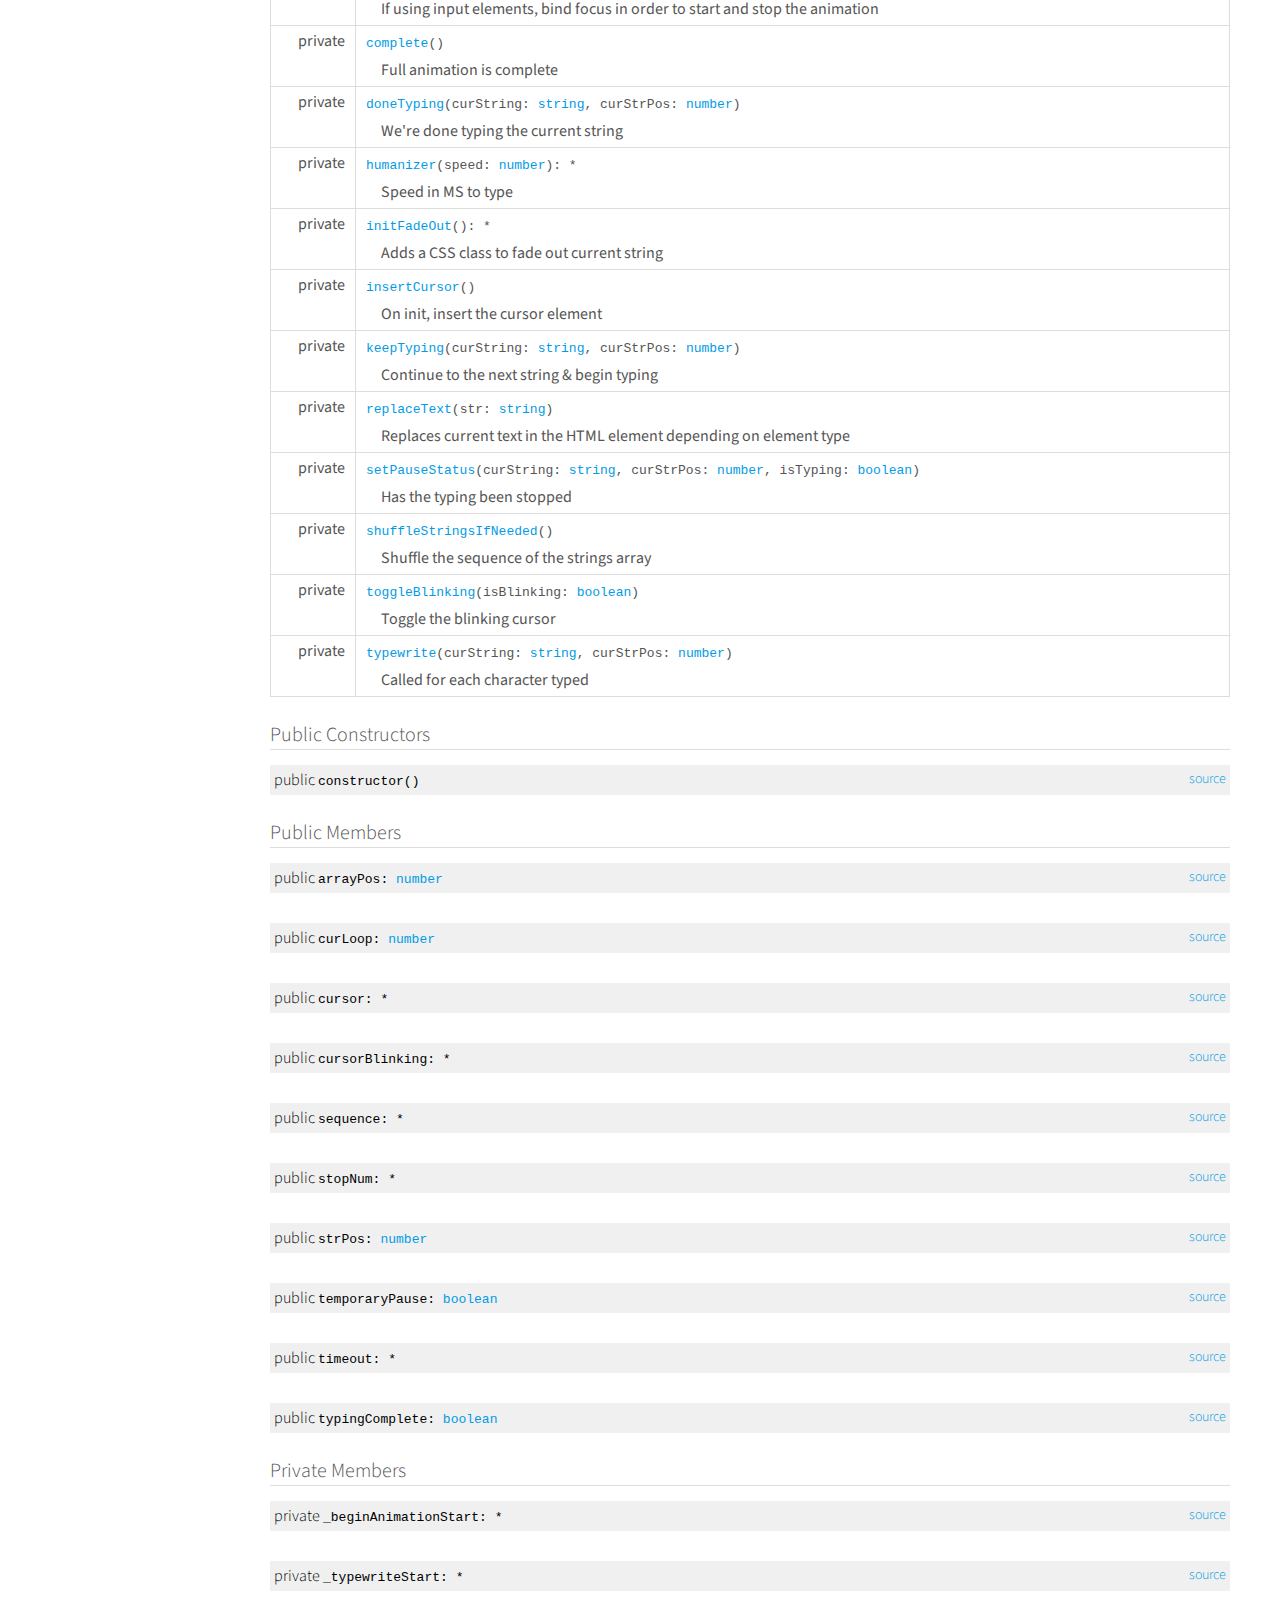
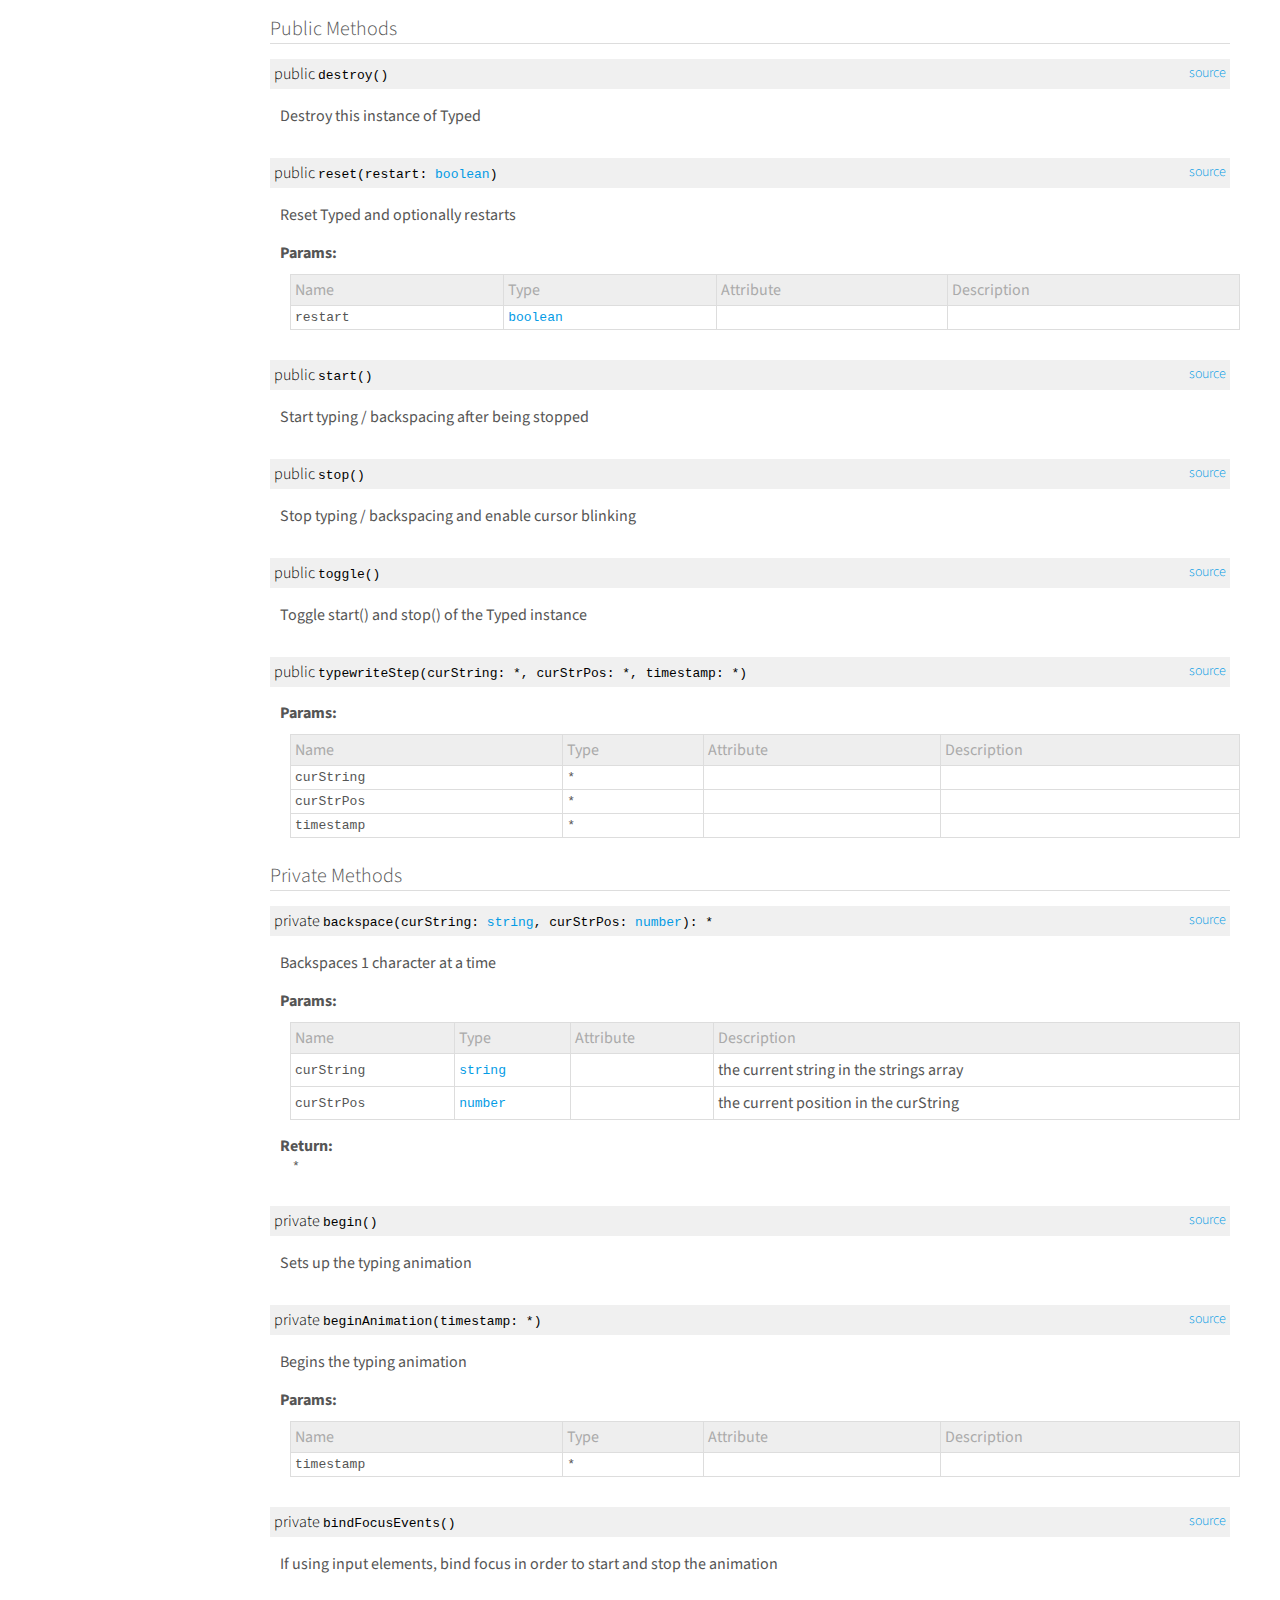
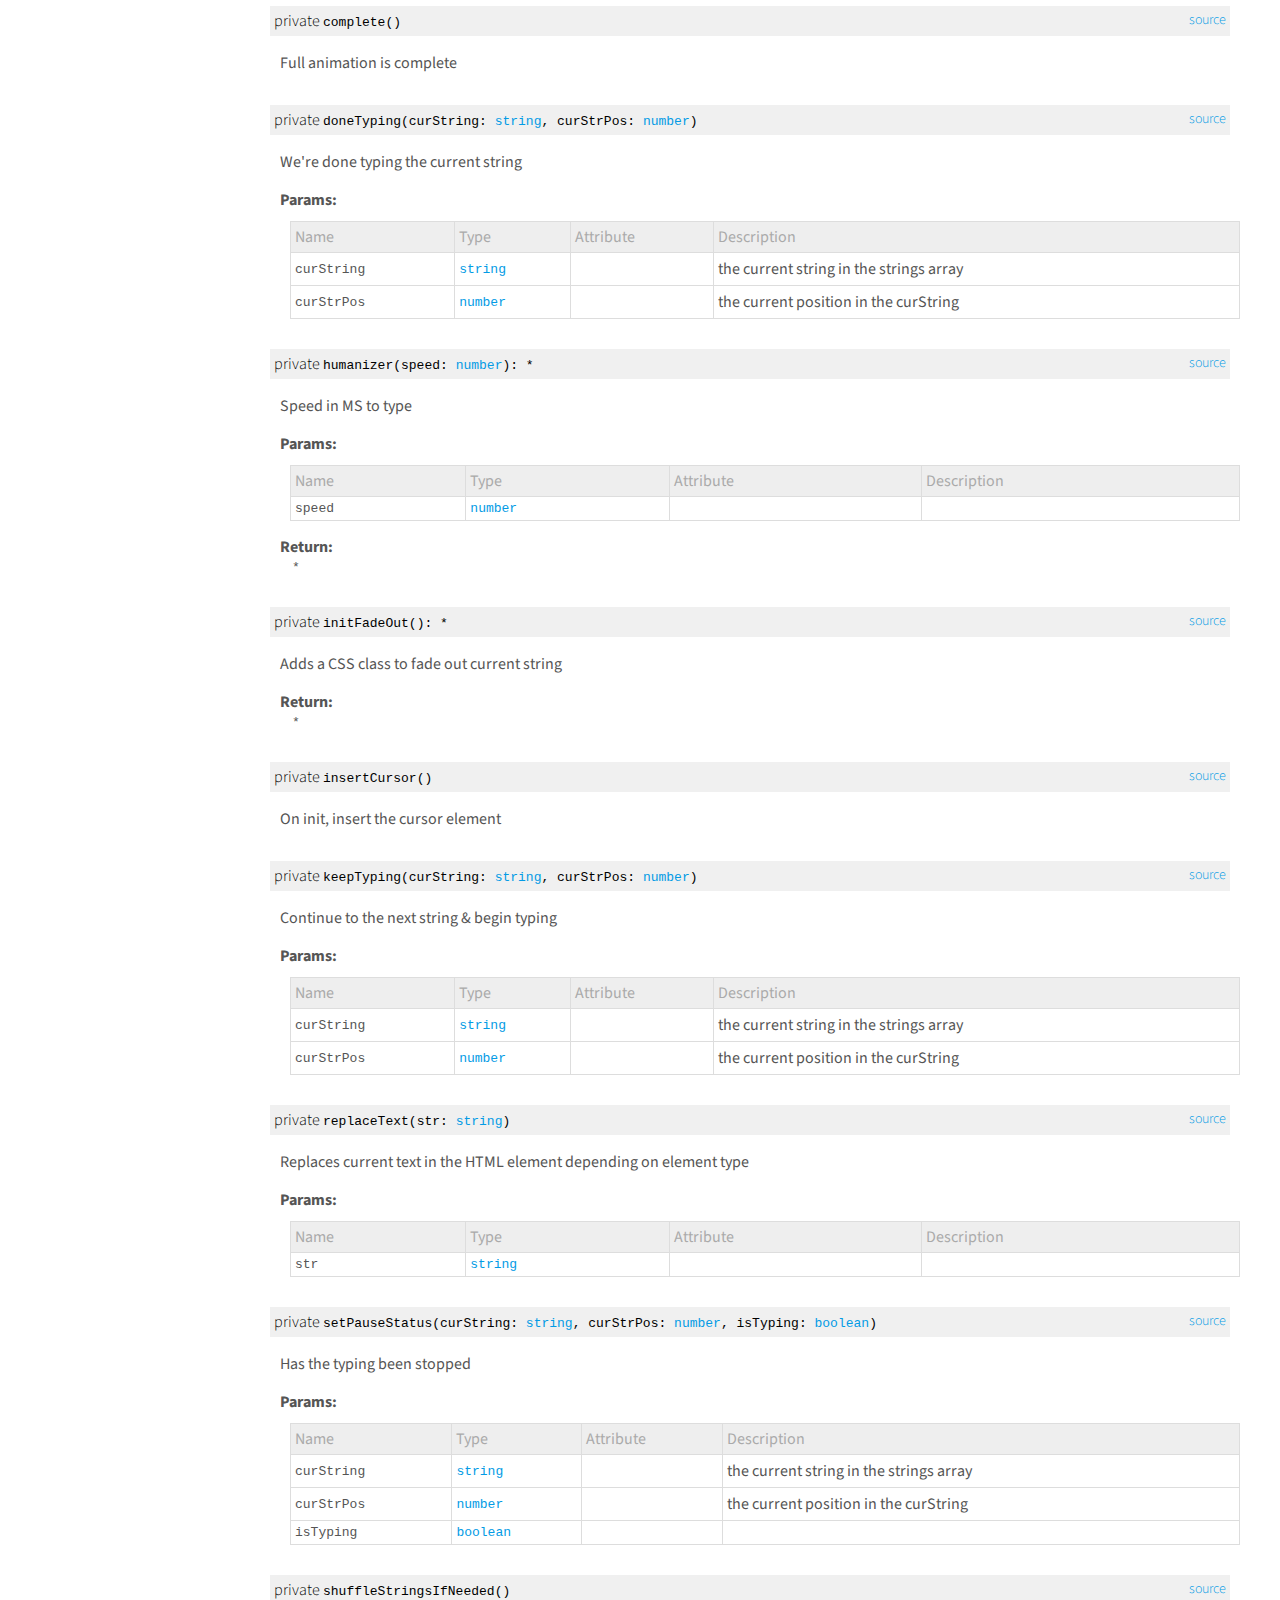
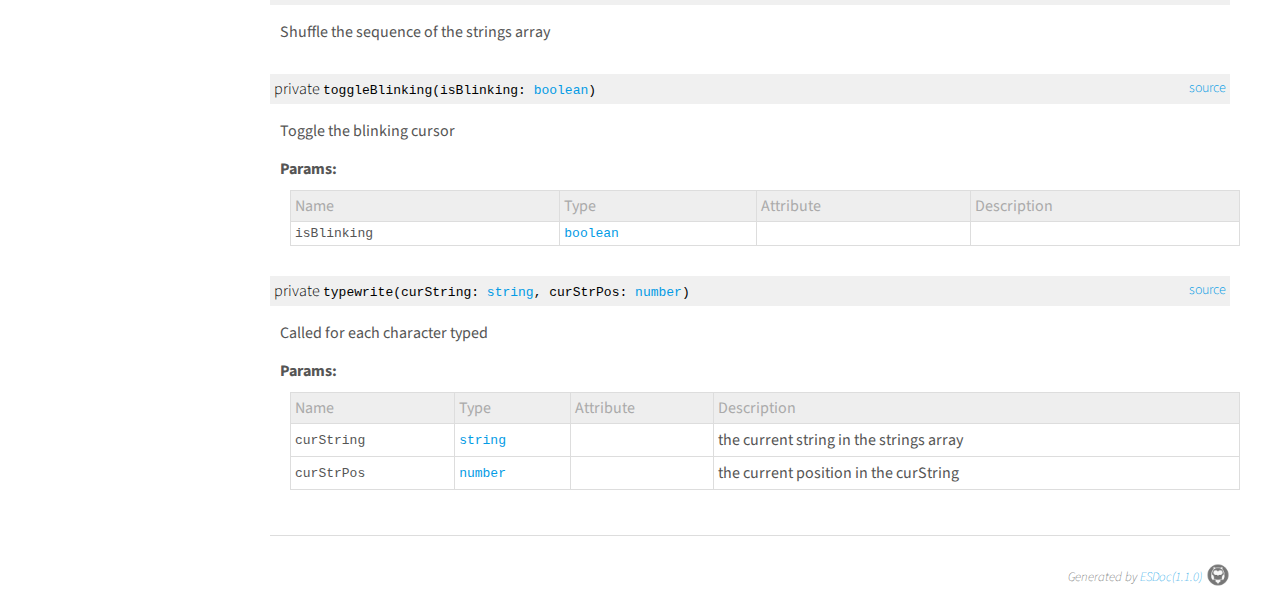
<file: typed.js-main/docs/class/src/typed-using-raf.js~Typed.html>
<!DOCTYPE html>
<html>
<head>
  <meta charset="utf-8">
  <base data-ice="baseUrl" href="../../">
  <title data-ice="title">Typed | typed.js</title>
  <link type="text/css" rel="stylesheet" href="css/style.css">
  <link type="text/css" rel="stylesheet" href="css/prettify-tomorrow.css">
  <script src="script/prettify/prettify.js"></script>
  <script src="script/manual.js"></script>
<meta name="description" content="A JavaScript Typing Animation Library"><meta property="twitter:card" content="summary"><meta property="twitter:title" content="typed.js"><meta property="twitter:description" content="A JavaScript Typing Animation Library"></head>
<body class="layout-container" data-ice="rootContainer">

<header>
  <a href="./">Home</a>
  
  <a href="identifiers.html">Reference</a>
  <a href="source.html">Source</a>
  
  <div class="search-box">
  <span>
    <img src="./image/search.png">
    <span class="search-input-edge"></span><input class="search-input"><span class="search-input-edge"></span>
  </span>
    <ul class="search-result"></ul>
  </div>
<a style="position:relative; top:3px;" href="https://github.com/mattboldt/typed.js"><img width="20px" src="./image/github.png"></a></header>

<nav class="navigation" data-ice="nav"><div>
  <ul>
    
  <li data-ice="doc"><span data-ice="kind" class="kind-class">C</span><span data-ice="name"><span><a href="class/src/html-parser.js~HTMLParser.html">HTMLParser</a></span></span></li>
<li data-ice="doc"><span data-ice="kind" class="kind-class">C</span><span data-ice="name"><span><a href="class/src/initializer.js~Initializer.html">Initializer</a></span></span></li>
<li data-ice="doc"><span data-ice="kind" class="kind-class">C</span><span data-ice="name"><span><a href="class/src/typed-using-raf.js~Typed.html">Typed</a></span></span></li>
<li data-ice="doc"><span data-ice="kind" class="kind-class">C</span><span data-ice="name"><span><a href="class/src/typed.js~Typed.html">Typed</a></span></span></li>
<li data-ice="doc"><span data-ice="kind" class="kind-variable">V</span><span data-ice="name"><span><a href="variable/index.html#static-variable-defaults">defaults</a></span></span></li>
<li data-ice="doc"><span data-ice="kind" class="kind-variable">V</span><span data-ice="name"><span><a href="variable/index.html#static-variable-htmlParser">htmlParser</a></span></span></li>
<li data-ice="doc"><span data-ice="kind" class="kind-variable">V</span><span data-ice="name"><span><a href="variable/index.html#static-variable-initializer">initializer</a></span></span></li>
</ul>
</div>
</nav>

<div class="content" data-ice="content"><div class="header-notice">
  <div data-ice="importPath" class="import-path"><pre class="prettyprint"><code data-ice="importPathCode">import Typed from &apos;<span><a href="file/src/typed-using-raf.js.html#lineNumber11">typed.js/src/typed-using-raf.js</a></span>&apos;</code></pre></div>
  <span data-ice="access">public</span>
  <span data-ice="kind">class</span>
  
  
  
  <span data-ice="source">| <span><a href="file/src/typed-using-raf.js.html#lineNumber11">source</a></span></span>
</div>

<div class="self-detail detail">
  <h1 data-ice="name">Typed</h1>

  

  
  
  
  
  
  
  
  
  

  
  
  <div class="description" data-ice="description"><p>Welcome to Typed.js!</p>
</div>
  

  

  

  

  
</div>



<div data-ice="constructorSummary"><h2>Constructor Summary</h2><table class="summary" data-ice="summary">
  <thead><tr><td data-ice="title" colspan="3">Public Constructor</td></tr></thead>
  <tbody>
  
  <tr data-ice="target">
    <td>
      <span class="access" data-ice="access">public</span>
      
      
      
      <span class="override" data-ice="override"></span>
    </td>
    <td>
      <div>
        <p>
          
          
          
          <span class="code" data-ice="name"><span><a href="class/src/typed-using-raf.js~Typed.html#instance-constructor-constructor">constructor</a></span></span><span class="code" data-ice="signature">()</span>
        </p>
      </div>
      <div>
        
        
        
      </div>
    </td>
    <td>
      
      
    </td>
  </tr>
</tbody>
</table>
</div>
<div data-ice="memberSummary"><h2>Member Summary</h2><table class="summary" data-ice="summary">
  <thead><tr><td data-ice="title" colspan="3">Public Members</td></tr></thead>
  <tbody>
  
  <tr data-ice="target">
    <td>
      <span class="access" data-ice="access">public</span>
      
      
      
      <span class="override" data-ice="override"></span>
    </td>
    <td>
      <div>
        <p>
          
          
          
          <span class="code" data-ice="name"><span><a href="class/src/typed-using-raf.js~Typed.html#instance-member-arrayPos">arrayPos</a></span></span><span class="code" data-ice="signature">: <span><a href="https://developer.mozilla.org/en-US/docs/Web/JavaScript/Reference/Global_Objects/Number">number</a></span></span>
        </p>
      </div>
      <div>
        
        
        
      </div>
    </td>
    <td>
      
      
    </td>
  </tr>
<tr data-ice="target">
    <td>
      <span class="access" data-ice="access">public</span>
      
      
      
      <span class="override" data-ice="override"></span>
    </td>
    <td>
      <div>
        <p>
          
          
          
          <span class="code" data-ice="name"><span><a href="class/src/typed-using-raf.js~Typed.html#instance-member-curLoop">curLoop</a></span></span><span class="code" data-ice="signature">: <span><a href="https://developer.mozilla.org/en-US/docs/Web/JavaScript/Reference/Global_Objects/Number">number</a></span></span>
        </p>
      </div>
      <div>
        
        
        
      </div>
    </td>
    <td>
      
      
    </td>
  </tr>
<tr data-ice="target">
    <td>
      <span class="access" data-ice="access">public</span>
      
      
      
      <span class="override" data-ice="override"></span>
    </td>
    <td>
      <div>
        <p>
          
          
          
          <span class="code" data-ice="name"><span><a href="class/src/typed-using-raf.js~Typed.html#instance-member-cursor">cursor</a></span></span><span class="code" data-ice="signature">: <span>*</span></span>
        </p>
      </div>
      <div>
        
        
        
      </div>
    </td>
    <td>
      
      
    </td>
  </tr>
<tr data-ice="target">
    <td>
      <span class="access" data-ice="access">public</span>
      
      
      
      <span class="override" data-ice="override"></span>
    </td>
    <td>
      <div>
        <p>
          
          
          
          <span class="code" data-ice="name"><span><a href="class/src/typed-using-raf.js~Typed.html#instance-member-cursorBlinking">cursorBlinking</a></span></span><span class="code" data-ice="signature">: <span>*</span></span>
        </p>
      </div>
      <div>
        
        
        
      </div>
    </td>
    <td>
      
      
    </td>
  </tr>
<tr data-ice="target">
    <td>
      <span class="access" data-ice="access">public</span>
      
      
      
      <span class="override" data-ice="override"></span>
    </td>
    <td>
      <div>
        <p>
          
          
          
          <span class="code" data-ice="name"><span><a href="class/src/typed-using-raf.js~Typed.html#instance-member-sequence">sequence</a></span></span><span class="code" data-ice="signature">: <span>*</span></span>
        </p>
      </div>
      <div>
        
        
        
      </div>
    </td>
    <td>
      
      
    </td>
  </tr>
<tr data-ice="target">
    <td>
      <span class="access" data-ice="access">public</span>
      
      
      
      <span class="override" data-ice="override"></span>
    </td>
    <td>
      <div>
        <p>
          
          
          
          <span class="code" data-ice="name"><span><a href="class/src/typed-using-raf.js~Typed.html#instance-member-stopNum">stopNum</a></span></span><span class="code" data-ice="signature">: <span>*</span></span>
        </p>
      </div>
      <div>
        
        
        
      </div>
    </td>
    <td>
      
      
    </td>
  </tr>
<tr data-ice="target">
    <td>
      <span class="access" data-ice="access">public</span>
      
      
      
      <span class="override" data-ice="override"></span>
    </td>
    <td>
      <div>
        <p>
          
          
          
          <span class="code" data-ice="name"><span><a href="class/src/typed-using-raf.js~Typed.html#instance-member-strPos">strPos</a></span></span><span class="code" data-ice="signature">: <span><a href="https://developer.mozilla.org/en-US/docs/Web/JavaScript/Reference/Global_Objects/Number">number</a></span></span>
        </p>
      </div>
      <div>
        
        
        
      </div>
    </td>
    <td>
      
      
    </td>
  </tr>
<tr data-ice="target">
    <td>
      <span class="access" data-ice="access">public</span>
      
      
      
      <span class="override" data-ice="override"></span>
    </td>
    <td>
      <div>
        <p>
          
          
          
          <span class="code" data-ice="name"><span><a href="class/src/typed-using-raf.js~Typed.html#instance-member-temporaryPause">temporaryPause</a></span></span><span class="code" data-ice="signature">: <span><a href="https://developer.mozilla.org/en-US/docs/Web/JavaScript/Reference/Global_Objects/Boolean">boolean</a></span></span>
        </p>
      </div>
      <div>
        
        
        
      </div>
    </td>
    <td>
      
      
    </td>
  </tr>
<tr data-ice="target">
    <td>
      <span class="access" data-ice="access">public</span>
      
      
      
      <span class="override" data-ice="override"></span>
    </td>
    <td>
      <div>
        <p>
          
          
          
          <span class="code" data-ice="name"><span><a href="class/src/typed-using-raf.js~Typed.html#instance-member-timeout">timeout</a></span></span><span class="code" data-ice="signature">: <span>*</span></span>
        </p>
      </div>
      <div>
        
        
        
      </div>
    </td>
    <td>
      
      
    </td>
  </tr>
<tr data-ice="target">
    <td>
      <span class="access" data-ice="access">public</span>
      
      
      
      <span class="override" data-ice="override"></span>
    </td>
    <td>
      <div>
        <p>
          
          
          
          <span class="code" data-ice="name"><span><a href="class/src/typed-using-raf.js~Typed.html#instance-member-typingComplete">typingComplete</a></span></span><span class="code" data-ice="signature">: <span><a href="https://developer.mozilla.org/en-US/docs/Web/JavaScript/Reference/Global_Objects/Boolean">boolean</a></span></span>
        </p>
      </div>
      <div>
        
        
        
      </div>
    </td>
    <td>
      
      
    </td>
  </tr>
</tbody>
</table>
<table class="summary" data-ice="summary">
  <thead><tr><td data-ice="title" colspan="3">Private Members</td></tr></thead>
  <tbody>
  
  <tr data-ice="target">
    <td>
      <span class="access" data-ice="access">private</span>
      
      
      
      <span class="override" data-ice="override"></span>
    </td>
    <td>
      <div>
        <p>
          
          
          
          <span class="code" data-ice="name"><span><a href="class/src/typed-using-raf.js~Typed.html#instance-member-_beginAnimationStart">_beginAnimationStart</a></span></span><span class="code" data-ice="signature">: <span>*</span></span>
        </p>
      </div>
      <div>
        
        
        
      </div>
    </td>
    <td>
      
      
    </td>
  </tr>
<tr data-ice="target">
    <td>
      <span class="access" data-ice="access">private</span>
      
      
      
      <span class="override" data-ice="override"></span>
    </td>
    <td>
      <div>
        <p>
          
          
          
          <span class="code" data-ice="name"><span><a href="class/src/typed-using-raf.js~Typed.html#instance-member-_typewriteStart">_typewriteStart</a></span></span><span class="code" data-ice="signature">: <span>*</span></span>
        </p>
      </div>
      <div>
        
        
        
      </div>
    </td>
    <td>
      
      
    </td>
  </tr>
</tbody>
</table>
</div>
<div data-ice="methodSummary"><h2>Method Summary</h2><table class="summary" data-ice="summary">
  <thead><tr><td data-ice="title" colspan="3">Public Methods</td></tr></thead>
  <tbody>
  
  <tr data-ice="target">
    <td>
      <span class="access" data-ice="access">public</span>
      
      
      
      <span class="override" data-ice="override"></span>
    </td>
    <td>
      <div>
        <p>
          
          
          
          <span class="code" data-ice="name"><span><a href="class/src/typed-using-raf.js~Typed.html#instance-method-destroy">destroy</a></span></span><span class="code" data-ice="signature">()</span>
        </p>
      </div>
      <div>
        
        
        <div data-ice="description"><p>Destroy this instance of Typed</p>
</div>
      </div>
    </td>
    <td>
      
      
    </td>
  </tr>
<tr data-ice="target">
    <td>
      <span class="access" data-ice="access">public</span>
      
      
      
      <span class="override" data-ice="override"></span>
    </td>
    <td>
      <div>
        <p>
          
          
          
          <span class="code" data-ice="name"><span><a href="class/src/typed-using-raf.js~Typed.html#instance-method-reset">reset</a></span></span><span class="code" data-ice="signature">(restart: <span><a href="https://developer.mozilla.org/en-US/docs/Web/JavaScript/Reference/Global_Objects/Boolean">boolean</a></span>)</span>
        </p>
      </div>
      <div>
        
        
        <div data-ice="description"><p>Reset Typed and optionally restarts</p>
</div>
      </div>
    </td>
    <td>
      
      
    </td>
  </tr>
<tr data-ice="target">
    <td>
      <span class="access" data-ice="access">public</span>
      
      
      
      <span class="override" data-ice="override"></span>
    </td>
    <td>
      <div>
        <p>
          
          
          
          <span class="code" data-ice="name"><span><a href="class/src/typed-using-raf.js~Typed.html#instance-method-start">start</a></span></span><span class="code" data-ice="signature">()</span>
        </p>
      </div>
      <div>
        
        
        <div data-ice="description"><p>Start typing / backspacing after being stopped</p>
</div>
      </div>
    </td>
    <td>
      
      
    </td>
  </tr>
<tr data-ice="target">
    <td>
      <span class="access" data-ice="access">public</span>
      
      
      
      <span class="override" data-ice="override"></span>
    </td>
    <td>
      <div>
        <p>
          
          
          
          <span class="code" data-ice="name"><span><a href="class/src/typed-using-raf.js~Typed.html#instance-method-stop">stop</a></span></span><span class="code" data-ice="signature">()</span>
        </p>
      </div>
      <div>
        
        
        <div data-ice="description"><p>Stop typing / backspacing and enable cursor blinking</p>
</div>
      </div>
    </td>
    <td>
      
      
    </td>
  </tr>
<tr data-ice="target">
    <td>
      <span class="access" data-ice="access">public</span>
      
      
      
      <span class="override" data-ice="override"></span>
    </td>
    <td>
      <div>
        <p>
          
          
          
          <span class="code" data-ice="name"><span><a href="class/src/typed-using-raf.js~Typed.html#instance-method-toggle">toggle</a></span></span><span class="code" data-ice="signature">()</span>
        </p>
      </div>
      <div>
        
        
        <div data-ice="description"><p>Toggle start() and stop() of the Typed instance</p>
</div>
      </div>
    </td>
    <td>
      
      
    </td>
  </tr>
<tr data-ice="target">
    <td>
      <span class="access" data-ice="access">public</span>
      
      
      
      <span class="override" data-ice="override"></span>
    </td>
    <td>
      <div>
        <p>
          
          
          
          <span class="code" data-ice="name"><span><a href="class/src/typed-using-raf.js~Typed.html#instance-method-typewriteStep">typewriteStep</a></span></span><span class="code" data-ice="signature">(curString: <span>*</span>, curStrPos: <span>*</span>, timestamp: <span>*</span>)</span>
        </p>
      </div>
      <div>
        
        
        
      </div>
    </td>
    <td>
      
      
    </td>
  </tr>
</tbody>
</table>
<table class="summary" data-ice="summary">
  <thead><tr><td data-ice="title" colspan="3">Private Methods</td></tr></thead>
  <tbody>
  
  <tr data-ice="target">
    <td>
      <span class="access" data-ice="access">private</span>
      
      
      
      <span class="override" data-ice="override"></span>
    </td>
    <td>
      <div>
        <p>
          
          
          
          <span class="code" data-ice="name"><span><a href="class/src/typed-using-raf.js~Typed.html#instance-method-backspace">backspace</a></span></span><span class="code" data-ice="signature">(curString: <span><a href="https://developer.mozilla.org/en-US/docs/Web/JavaScript/Reference/Global_Objects/String">string</a></span>, curStrPos: <span><a href="https://developer.mozilla.org/en-US/docs/Web/JavaScript/Reference/Global_Objects/Number">number</a></span>): <span>*</span></span>
        </p>
      </div>
      <div>
        
        
        <div data-ice="description"><p>Backspaces 1 character at a time</p>
</div>
      </div>
    </td>
    <td>
      
      
    </td>
  </tr>
<tr data-ice="target">
    <td>
      <span class="access" data-ice="access">private</span>
      
      
      
      <span class="override" data-ice="override"></span>
    </td>
    <td>
      <div>
        <p>
          
          
          
          <span class="code" data-ice="name"><span><a href="class/src/typed-using-raf.js~Typed.html#instance-method-begin">begin</a></span></span><span class="code" data-ice="signature">()</span>
        </p>
      </div>
      <div>
        
        
        <div data-ice="description"><p>Sets up the typing animation</p>
</div>
      </div>
    </td>
    <td>
      
      
    </td>
  </tr>
<tr data-ice="target">
    <td>
      <span class="access" data-ice="access">private</span>
      
      
      
      <span class="override" data-ice="override"></span>
    </td>
    <td>
      <div>
        <p>
          
          
          
          <span class="code" data-ice="name"><span><a href="class/src/typed-using-raf.js~Typed.html#instance-method-beginAnimation">beginAnimation</a></span></span><span class="code" data-ice="signature">(timestamp: <span>*</span>)</span>
        </p>
      </div>
      <div>
        
        
        <div data-ice="description"><p>Begins the typing animation</p>
</div>
      </div>
    </td>
    <td>
      
      
    </td>
  </tr>
<tr data-ice="target">
    <td>
      <span class="access" data-ice="access">private</span>
      
      
      
      <span class="override" data-ice="override"></span>
    </td>
    <td>
      <div>
        <p>
          
          
          
          <span class="code" data-ice="name"><span><a href="class/src/typed-using-raf.js~Typed.html#instance-method-bindFocusEvents">bindFocusEvents</a></span></span><span class="code" data-ice="signature">()</span>
        </p>
      </div>
      <div>
        
        
        <div data-ice="description"><p>If using input elements, bind focus in order to
start and stop the animation</p>
</div>
      </div>
    </td>
    <td>
      
      
    </td>
  </tr>
<tr data-ice="target">
    <td>
      <span class="access" data-ice="access">private</span>
      
      
      
      <span class="override" data-ice="override"></span>
    </td>
    <td>
      <div>
        <p>
          
          
          
          <span class="code" data-ice="name"><span><a href="class/src/typed-using-raf.js~Typed.html#instance-method-complete">complete</a></span></span><span class="code" data-ice="signature">()</span>
        </p>
      </div>
      <div>
        
        
        <div data-ice="description"><p>Full animation is complete</p>
</div>
      </div>
    </td>
    <td>
      
      
    </td>
  </tr>
<tr data-ice="target">
    <td>
      <span class="access" data-ice="access">private</span>
      
      
      
      <span class="override" data-ice="override"></span>
    </td>
    <td>
      <div>
        <p>
          
          
          
          <span class="code" data-ice="name"><span><a href="class/src/typed-using-raf.js~Typed.html#instance-method-doneTyping">doneTyping</a></span></span><span class="code" data-ice="signature">(curString: <span><a href="https://developer.mozilla.org/en-US/docs/Web/JavaScript/Reference/Global_Objects/String">string</a></span>, curStrPos: <span><a href="https://developer.mozilla.org/en-US/docs/Web/JavaScript/Reference/Global_Objects/Number">number</a></span>)</span>
        </p>
      </div>
      <div>
        
        
        <div data-ice="description"><p>We&apos;re done typing the current string</p>
</div>
      </div>
    </td>
    <td>
      
      
    </td>
  </tr>
<tr data-ice="target">
    <td>
      <span class="access" data-ice="access">private</span>
      
      
      
      <span class="override" data-ice="override"></span>
    </td>
    <td>
      <div>
        <p>
          
          
          
          <span class="code" data-ice="name"><span><a href="class/src/typed-using-raf.js~Typed.html#instance-method-humanizer">humanizer</a></span></span><span class="code" data-ice="signature">(speed: <span><a href="https://developer.mozilla.org/en-US/docs/Web/JavaScript/Reference/Global_Objects/Number">number</a></span>): <span>*</span></span>
        </p>
      </div>
      <div>
        
        
        <div data-ice="description"><p>Speed in MS to type</p>
</div>
      </div>
    </td>
    <td>
      
      
    </td>
  </tr>
<tr data-ice="target">
    <td>
      <span class="access" data-ice="access">private</span>
      
      
      
      <span class="override" data-ice="override"></span>
    </td>
    <td>
      <div>
        <p>
          
          
          
          <span class="code" data-ice="name"><span><a href="class/src/typed-using-raf.js~Typed.html#instance-method-initFadeOut">initFadeOut</a></span></span><span class="code" data-ice="signature">(): <span>*</span></span>
        </p>
      </div>
      <div>
        
        
        <div data-ice="description"><p>Adds a CSS class to fade out current string</p>
</div>
      </div>
    </td>
    <td>
      
      
    </td>
  </tr>
<tr data-ice="target">
    <td>
      <span class="access" data-ice="access">private</span>
      
      
      
      <span class="override" data-ice="override"></span>
    </td>
    <td>
      <div>
        <p>
          
          
          
          <span class="code" data-ice="name"><span><a href="class/src/typed-using-raf.js~Typed.html#instance-method-insertCursor">insertCursor</a></span></span><span class="code" data-ice="signature">()</span>
        </p>
      </div>
      <div>
        
        
        <div data-ice="description"><p>On init, insert the cursor element</p>
</div>
      </div>
    </td>
    <td>
      
      
    </td>
  </tr>
<tr data-ice="target">
    <td>
      <span class="access" data-ice="access">private</span>
      
      
      
      <span class="override" data-ice="override"></span>
    </td>
    <td>
      <div>
        <p>
          
          
          
          <span class="code" data-ice="name"><span><a href="class/src/typed-using-raf.js~Typed.html#instance-method-keepTyping">keepTyping</a></span></span><span class="code" data-ice="signature">(curString: <span><a href="https://developer.mozilla.org/en-US/docs/Web/JavaScript/Reference/Global_Objects/String">string</a></span>, curStrPos: <span><a href="https://developer.mozilla.org/en-US/docs/Web/JavaScript/Reference/Global_Objects/Number">number</a></span>)</span>
        </p>
      </div>
      <div>
        
        
        <div data-ice="description"><p>Continue to the next string &amp; begin typing</p>
</div>
      </div>
    </td>
    <td>
      
      
    </td>
  </tr>
<tr data-ice="target">
    <td>
      <span class="access" data-ice="access">private</span>
      
      
      
      <span class="override" data-ice="override"></span>
    </td>
    <td>
      <div>
        <p>
          
          
          
          <span class="code" data-ice="name"><span><a href="class/src/typed-using-raf.js~Typed.html#instance-method-replaceText">replaceText</a></span></span><span class="code" data-ice="signature">(str: <span><a href="https://developer.mozilla.org/en-US/docs/Web/JavaScript/Reference/Global_Objects/String">string</a></span>)</span>
        </p>
      </div>
      <div>
        
        
        <div data-ice="description"><p>Replaces current text in the HTML element
depending on element type</p>
</div>
      </div>
    </td>
    <td>
      
      
    </td>
  </tr>
<tr data-ice="target">
    <td>
      <span class="access" data-ice="access">private</span>
      
      
      
      <span class="override" data-ice="override"></span>
    </td>
    <td>
      <div>
        <p>
          
          
          
          <span class="code" data-ice="name"><span><a href="class/src/typed-using-raf.js~Typed.html#instance-method-setPauseStatus">setPauseStatus</a></span></span><span class="code" data-ice="signature">(curString: <span><a href="https://developer.mozilla.org/en-US/docs/Web/JavaScript/Reference/Global_Objects/String">string</a></span>, curStrPos: <span><a href="https://developer.mozilla.org/en-US/docs/Web/JavaScript/Reference/Global_Objects/Number">number</a></span>, isTyping: <span><a href="https://developer.mozilla.org/en-US/docs/Web/JavaScript/Reference/Global_Objects/Boolean">boolean</a></span>)</span>
        </p>
      </div>
      <div>
        
        
        <div data-ice="description"><p>Has the typing been stopped</p>
</div>
      </div>
    </td>
    <td>
      
      
    </td>
  </tr>
<tr data-ice="target">
    <td>
      <span class="access" data-ice="access">private</span>
      
      
      
      <span class="override" data-ice="override"></span>
    </td>
    <td>
      <div>
        <p>
          
          
          
          <span class="code" data-ice="name"><span><a href="class/src/typed-using-raf.js~Typed.html#instance-method-shuffleStringsIfNeeded">shuffleStringsIfNeeded</a></span></span><span class="code" data-ice="signature">()</span>
        </p>
      </div>
      <div>
        
        
        <div data-ice="description"><p>Shuffle the sequence of the strings array</p>
</div>
      </div>
    </td>
    <td>
      
      
    </td>
  </tr>
<tr data-ice="target">
    <td>
      <span class="access" data-ice="access">private</span>
      
      
      
      <span class="override" data-ice="override"></span>
    </td>
    <td>
      <div>
        <p>
          
          
          
          <span class="code" data-ice="name"><span><a href="class/src/typed-using-raf.js~Typed.html#instance-method-toggleBlinking">toggleBlinking</a></span></span><span class="code" data-ice="signature">(isBlinking: <span><a href="https://developer.mozilla.org/en-US/docs/Web/JavaScript/Reference/Global_Objects/Boolean">boolean</a></span>)</span>
        </p>
      </div>
      <div>
        
        
        <div data-ice="description"><p>Toggle the blinking cursor</p>
</div>
      </div>
    </td>
    <td>
      
      
    </td>
  </tr>
<tr data-ice="target">
    <td>
      <span class="access" data-ice="access">private</span>
      
      
      
      <span class="override" data-ice="override"></span>
    </td>
    <td>
      <div>
        <p>
          
          
          
          <span class="code" data-ice="name"><span><a href="class/src/typed-using-raf.js~Typed.html#instance-method-typewrite">typewrite</a></span></span><span class="code" data-ice="signature">(curString: <span><a href="https://developer.mozilla.org/en-US/docs/Web/JavaScript/Reference/Global_Objects/String">string</a></span>, curStrPos: <span><a href="https://developer.mozilla.org/en-US/docs/Web/JavaScript/Reference/Global_Objects/Number">number</a></span>)</span>
        </p>
      </div>
      <div>
        
        
        <div data-ice="description"><p>Called for each character typed</p>
</div>
      </div>
    </td>
    <td>
      
      
    </td>
  </tr>
</tbody>
</table>
</div>





<div data-ice="constructorDetails"><h2 data-ice="title">Public Constructors</h2>

<div class="detail" data-ice="detail">
  <h3 data-ice="anchor" id="instance-constructor-constructor">
    <span class="access" data-ice="access">public</span>
    
    
    
    
    
    <span class="code" data-ice="name">constructor</span><span class="code" data-ice="signature">()</span>
    <span class="right-info">
      
      
      <span data-ice="source"><span><a href="file/src/typed-using-raf.js.html#lineNumber12">source</a></span></span>
    </span>
  </h3>

  
  
  
  

  

  <div data-ice="properties">
</div>

  

  

  

  

  

  

  

  
  
</div>
</div>
<div data-ice="memberDetails"><h2 data-ice="title">Public Members</h2>

<div class="detail" data-ice="detail">
  <h3 data-ice="anchor" id="instance-member-arrayPos">
    <span class="access" data-ice="access">public</span>
    
    
    
    
    
    <span class="code" data-ice="name">arrayPos</span><span class="code" data-ice="signature">: <span><a href="https://developer.mozilla.org/en-US/docs/Web/JavaScript/Reference/Global_Objects/Number">number</a></span></span>
    <span class="right-info">
      
      
      <span data-ice="source"><span><a href="file/src/typed-using-raf.js.html#lineNumber77">source</a></span></span>
    </span>
  </h3>

  
  
  
  

  

  <div data-ice="properties">
</div>

  

  

  

  

  

  

  

  
  
</div>
<div class="detail" data-ice="detail">
  <h3 data-ice="anchor" id="instance-member-curLoop">
    <span class="access" data-ice="access">public</span>
    
    
    
    
    
    <span class="code" data-ice="name">curLoop</span><span class="code" data-ice="signature">: <span><a href="https://developer.mozilla.org/en-US/docs/Web/JavaScript/Reference/Global_Objects/Number">number</a></span></span>
    <span class="right-info">
      
      
      <span data-ice="source"><span><a href="file/src/typed-using-raf.js.html#lineNumber78">source</a></span></span>
    </span>
  </h3>

  
  
  
  

  

  <div data-ice="properties">
</div>

  

  

  

  

  

  

  

  
  
</div>
<div class="detail" data-ice="detail">
  <h3 data-ice="anchor" id="instance-member-cursor">
    <span class="access" data-ice="access">public</span>
    
    
    
    
    
    <span class="code" data-ice="name">cursor</span><span class="code" data-ice="signature">: <span>*</span></span>
    <span class="right-info">
      
      
      <span data-ice="source"><span><a href="file/src/typed-using-raf.js.html#lineNumber74">source</a></span></span>
    </span>
  </h3>

  
  
  
  

  

  <div data-ice="properties">
</div>

  

  

  

  

  

  

  

  
  
</div>
<div class="detail" data-ice="detail">
  <h3 data-ice="anchor" id="instance-member-cursorBlinking">
    <span class="access" data-ice="access">public</span>
    
    
    
    
    
    <span class="code" data-ice="name">cursorBlinking</span><span class="code" data-ice="signature">: <span>*</span></span>
    <span class="right-info">
      
      
      <span data-ice="source"><span><a href="file/src/typed-using-raf.js.html#lineNumber368">source</a></span></span>
    </span>
  </h3>

  
  
  
  

  

  <div data-ice="properties">
</div>

  

  

  

  

  

  

  

  
  
</div>
<div class="detail" data-ice="detail">
  <h3 data-ice="anchor" id="instance-member-sequence">
    <span class="access" data-ice="access">public</span>
    
    
    
    
    
    <span class="code" data-ice="name">sequence</span><span class="code" data-ice="signature">: <span>*</span></span>
    <span class="right-info">
      
      
      <span data-ice="source"><span><a href="file/src/typed-using-raf.js.html#lineNumber391">source</a></span></span>
    </span>
  </h3>

  
  
  
  

  

  <div data-ice="properties">
</div>

  

  

  

  

  

  

  

  
  
</div>
<div class="detail" data-ice="detail">
  <h3 data-ice="anchor" id="instance-member-stopNum">
    <span class="access" data-ice="access">public</span>
    
    
    
    
    
    <span class="code" data-ice="name">stopNum</span><span class="code" data-ice="signature">: <span>*</span></span>
    <span class="right-info">
      
      
      <span data-ice="source"><span><a href="file/src/typed-using-raf.js.html#lineNumber301">source</a></span></span>
    </span>
  </h3>

  
  
  
  

  

  <div data-ice="properties">
</div>

  

  

  

  

  

  

  

  
  
</div>
<div class="detail" data-ice="detail">
  <h3 data-ice="anchor" id="instance-member-strPos">
    <span class="access" data-ice="access">public</span>
    
    
    
    
    
    <span class="code" data-ice="name">strPos</span><span class="code" data-ice="signature">: <span><a href="https://developer.mozilla.org/en-US/docs/Web/JavaScript/Reference/Global_Objects/Number">number</a></span></span>
    <span class="right-info">
      
      
      <span data-ice="source"><span><a href="file/src/typed-using-raf.js.html#lineNumber76">source</a></span></span>
    </span>
  </h3>

  
  
  
  

  

  <div data-ice="properties">
</div>

  

  

  

  

  

  

  

  
  
</div>
<div class="detail" data-ice="detail">
  <h3 data-ice="anchor" id="instance-member-temporaryPause">
    <span class="access" data-ice="access">public</span>
    
    
    
    
    
    <span class="code" data-ice="name">temporaryPause</span><span class="code" data-ice="signature">: <span><a href="https://developer.mozilla.org/en-US/docs/Web/JavaScript/Reference/Global_Objects/Boolean">boolean</a></span></span>
    <span class="right-info">
      
      
      <span data-ice="source"><span><a href="file/src/typed-using-raf.js.html#lineNumber179">source</a></span></span>
    </span>
  </h3>

  
  
  
  

  

  <div data-ice="properties">
</div>

  

  

  

  

  

  

  

  
  
</div>
<div class="detail" data-ice="detail">
  <h3 data-ice="anchor" id="instance-member-timeout">
    <span class="access" data-ice="access">public</span>
    
    
    
    
    
    <span class="code" data-ice="name">timeout</span><span class="code" data-ice="signature">: <span>*</span></span>
    <span class="right-info">
      
      
      <span data-ice="source"><span><a href="file/src/typed-using-raf.js.html#lineNumber208">source</a></span></span>
    </span>
  </h3>

  
  
  
  

  

  <div data-ice="properties">
</div>

  

  

  

  

  

  

  

  
  
</div>
<div class="detail" data-ice="detail">
  <h3 data-ice="anchor" id="instance-member-typingComplete">
    <span class="access" data-ice="access">public</span>
    
    
    
    
    
    <span class="code" data-ice="name">typingComplete</span><span class="code" data-ice="signature">: <span><a href="https://developer.mozilla.org/en-US/docs/Web/JavaScript/Reference/Global_Objects/Boolean">boolean</a></span></span>
    <span class="right-info">
      
      
      <span data-ice="source"><span><a href="file/src/typed-using-raf.js.html#lineNumber92">source</a></span></span>
    </span>
  </h3>

  
  
  
  

  

  <div data-ice="properties">
</div>

  

  

  

  

  

  

  

  
  
</div>
<h2 data-ice="title">Private Members</h2>

<div class="detail" data-ice="detail">
  <h3 data-ice="anchor" id="instance-member-_beginAnimationStart">
    <span class="access" data-ice="access">private</span>
    
    
    
    
    
    <span class="code" data-ice="name">_beginAnimationStart</span><span class="code" data-ice="signature">: <span>*</span></span>
    <span class="right-info">
      
      
      <span data-ice="source"><span><a href="file/src/typed-using-raf.js.html#lineNumber105">source</a></span></span>
    </span>
  </h3>

  
  
  
  

  

  <div data-ice="properties">
</div>

  

  

  

  

  

  

  

  
  
</div>
<div class="detail" data-ice="detail">
  <h3 data-ice="anchor" id="instance-member-_typewriteStart">
    <span class="access" data-ice="access">private</span>
    
    
    
    
    
    <span class="code" data-ice="name">_typewriteStart</span><span class="code" data-ice="signature">: <span>*</span></span>
    <span class="right-info">
      
      
      <span data-ice="source"><span><a href="file/src/typed-using-raf.js.html#lineNumber152">source</a></span></span>
    </span>
  </h3>

  
  
  
  

  

  <div data-ice="properties">
</div>

  

  

  

  

  

  

  

  
  
</div>
</div>
<div data-ice="methodDetails"><h2 data-ice="title">Public Methods</h2>

<div class="detail" data-ice="detail">
  <h3 data-ice="anchor" id="instance-method-destroy">
    <span class="access" data-ice="access">public</span>
    
    
    
    
    
    <span class="code" data-ice="name">destroy</span><span class="code" data-ice="signature">()</span>
    <span class="right-info">
      
      
      <span data-ice="source"><span><a href="file/src/typed-using-raf.js.html#lineNumber59">source</a></span></span>
    </span>
  </h3>

  
  
  
  <div data-ice="description"><p>Destroy this instance of Typed</p>
</div>

  

  <div data-ice="properties">
</div>

  

  

  

  

  

  

  

  
  
</div>
<div class="detail" data-ice="detail">
  <h3 data-ice="anchor" id="instance-method-reset">
    <span class="access" data-ice="access">public</span>
    
    
    
    
    
    <span class="code" data-ice="name">reset</span><span class="code" data-ice="signature">(restart: <span><a href="https://developer.mozilla.org/en-US/docs/Web/JavaScript/Reference/Global_Objects/Boolean">boolean</a></span>)</span>
    <span class="right-info">
      
      
      <span data-ice="source"><span><a href="file/src/typed-using-raf.js.html#lineNumber69">source</a></span></span>
    </span>
  </h3>

  
  
  
  <div data-ice="description"><p>Reset Typed and optionally restarts</p>
</div>

  

  <div data-ice="properties"><div data-ice="properties">
  <h4 data-ice="title">Params:</h4>
  <table class="params">
    <thead>
    <tr><td>Name</td><td>Type</td><td>Attribute</td><td>Description</td></tr>
    </thead>
    <tbody>
    
    <tr data-ice="property" data-depth="0">
      <td data-ice="name" class="code" data-depth="0">restart</td>
      <td data-ice="type" class="code"><span><a href="https://developer.mozilla.org/en-US/docs/Web/JavaScript/Reference/Global_Objects/Boolean">boolean</a></span></td>
      <td data-ice="appendix"></td>
      <td data-ice="description"></td>
    </tr>
</tbody>
  </table>
</div>
</div>

  

  

  

  

  

  

  

  
  
</div>
<div class="detail" data-ice="detail">
  <h3 data-ice="anchor" id="instance-method-start">
    <span class="access" data-ice="access">public</span>
    
    
    
    
    
    <span class="code" data-ice="name">start</span><span class="code" data-ice="signature">()</span>
    <span class="right-info">
      
      
      <span data-ice="source"><span><a href="file/src/typed-using-raf.js.html#lineNumber43">source</a></span></span>
    </span>
  </h3>

  
  
  
  <div data-ice="description"><p>Start typing / backspacing after being stopped</p>
</div>

  

  <div data-ice="properties">
</div>

  

  

  

  

  

  

  

  
  
</div>
<div class="detail" data-ice="detail">
  <h3 data-ice="anchor" id="instance-method-stop">
    <span class="access" data-ice="access">public</span>
    
    
    
    
    
    <span class="code" data-ice="name">stop</span><span class="code" data-ice="signature">()</span>
    <span class="right-info">
      
      
      <span data-ice="source"><span><a href="file/src/typed-using-raf.js.html#lineNumber31">source</a></span></span>
    </span>
  </h3>

  
  
  
  <div data-ice="description"><p>Stop typing / backspacing and enable cursor blinking</p>
</div>

  

  <div data-ice="properties">
</div>

  

  

  

  

  

  

  

  
  
</div>
<div class="detail" data-ice="detail">
  <h3 data-ice="anchor" id="instance-method-toggle">
    <span class="access" data-ice="access">public</span>
    
    
    
    
    
    <span class="code" data-ice="name">toggle</span><span class="code" data-ice="signature">()</span>
    <span class="right-info">
      
      
      <span data-ice="source"><span><a href="file/src/typed-using-raf.js.html#lineNumber23">source</a></span></span>
    </span>
  </h3>

  
  
  
  <div data-ice="description"><p>Toggle start() and stop() of the Typed instance</p>
</div>

  

  <div data-ice="properties">
</div>

  

  

  

  

  

  

  

  
  
</div>
<div class="detail" data-ice="detail">
  <h3 data-ice="anchor" id="instance-method-typewriteStep">
    <span class="access" data-ice="access">public</span>
    
    
    
    
    
    <span class="code" data-ice="name">typewriteStep</span><span class="code" data-ice="signature">(curString: <span>*</span>, curStrPos: <span>*</span>, timestamp: <span>*</span>)</span>
    <span class="right-info">
      
      
      <span data-ice="source"><span><a href="file/src/typed-using-raf.js.html#lineNumber147">source</a></span></span>
    </span>
  </h3>

  
  
  
  

  

  <div data-ice="properties"><div data-ice="properties">
  <h4 data-ice="title">Params:</h4>
  <table class="params">
    <thead>
    <tr><td>Name</td><td>Type</td><td>Attribute</td><td>Description</td></tr>
    </thead>
    <tbody>
    
    <tr data-ice="property" data-depth="0">
      <td data-ice="name" class="code" data-depth="0">curString</td>
      <td data-ice="type" class="code"><span>*</span></td>
      <td data-ice="appendix"></td>
      <td data-ice="description"></td>
    </tr>
<tr data-ice="property" data-depth="0">
      <td data-ice="name" class="code" data-depth="0">curStrPos</td>
      <td data-ice="type" class="code"><span>*</span></td>
      <td data-ice="appendix"></td>
      <td data-ice="description"></td>
    </tr>
<tr data-ice="property" data-depth="0">
      <td data-ice="name" class="code" data-depth="0">timestamp</td>
      <td data-ice="type" class="code"><span>*</span></td>
      <td data-ice="appendix"></td>
      <td data-ice="description"></td>
    </tr>
</tbody>
  </table>
</div>
</div>

  

  

  

  

  

  

  

  
  
</div>
<h2 data-ice="title">Private Methods</h2>

<div class="detail" data-ice="detail">
  <h3 data-ice="anchor" id="instance-method-backspace">
    <span class="access" data-ice="access">private</span>
    
    
    
    
    
    <span class="code" data-ice="name">backspace</span><span class="code" data-ice="signature">(curString: <span><a href="https://developer.mozilla.org/en-US/docs/Web/JavaScript/Reference/Global_Objects/String">string</a></span>, curStrPos: <span><a href="https://developer.mozilla.org/en-US/docs/Web/JavaScript/Reference/Global_Objects/Number">number</a></span>): <span>*</span></span>
    <span class="right-info">
      
      
      <span data-ice="source"><span><a href="file/src/typed-using-raf.js.html#lineNumber277">source</a></span></span>
    </span>
  </h3>

  
  
  
  <div data-ice="description"><p>Backspaces 1 character at a time</p>
</div>

  

  <div data-ice="properties"><div data-ice="properties">
  <h4 data-ice="title">Params:</h4>
  <table class="params">
    <thead>
    <tr><td>Name</td><td>Type</td><td>Attribute</td><td>Description</td></tr>
    </thead>
    <tbody>
    
    <tr data-ice="property" data-depth="0">
      <td data-ice="name" class="code" data-depth="0">curString</td>
      <td data-ice="type" class="code"><span><a href="https://developer.mozilla.org/en-US/docs/Web/JavaScript/Reference/Global_Objects/String">string</a></span></td>
      <td data-ice="appendix"></td>
      <td data-ice="description"><p>the current string in the strings array</p>
</td>
    </tr>
<tr data-ice="property" data-depth="0">
      <td data-ice="name" class="code" data-depth="0">curStrPos</td>
      <td data-ice="type" class="code"><span><a href="https://developer.mozilla.org/en-US/docs/Web/JavaScript/Reference/Global_Objects/Number">number</a></span></td>
      <td data-ice="appendix"></td>
      <td data-ice="description"><p>the current position in the curString</p>
</td>
    </tr>
</tbody>
  </table>
</div>
</div>

  <div class="return-params" data-ice="returnParams">
    <h4>Return:</h4>
    <table>
      <tbody>
        <tr>
          <td class="return-type code" data-ice="returnType"><span>*</span></td>
          
        </tr>
      </tbody>
    </table>
    <div data-ice="returnProperties">
</div>
  </div>

  

  

  

  

  

  

  
  
</div>
<div class="detail" data-ice="detail">
  <h3 data-ice="anchor" id="instance-method-begin">
    <span class="access" data-ice="access">private</span>
    
    
    
    
    
    <span class="code" data-ice="name">begin</span><span class="code" data-ice="signature">()</span>
    <span class="right-info">
      
      
      <span data-ice="source"><span><a href="file/src/typed-using-raf.js.html#lineNumber90">source</a></span></span>
    </span>
  </h3>

  
  
  
  <div data-ice="description"><p>Sets up the typing animation</p>
</div>

  

  <div data-ice="properties">
</div>

  

  

  

  

  

  

  

  
  
</div>
<div class="detail" data-ice="detail">
  <h3 data-ice="anchor" id="instance-method-beginAnimation">
    <span class="access" data-ice="access">private</span>
    
    
    
    
    
    <span class="code" data-ice="name">beginAnimation</span><span class="code" data-ice="signature">(timestamp: <span>*</span>)</span>
    <span class="right-info">
      
      
      <span data-ice="source"><span><a href="file/src/typed-using-raf.js.html#lineNumber103">source</a></span></span>
    </span>
  </h3>

  
  
  
  <div data-ice="description"><p>Begins the typing animation</p>
</div>

  

  <div data-ice="properties"><div data-ice="properties">
  <h4 data-ice="title">Params:</h4>
  <table class="params">
    <thead>
    <tr><td>Name</td><td>Type</td><td>Attribute</td><td>Description</td></tr>
    </thead>
    <tbody>
    
    <tr data-ice="property" data-depth="0">
      <td data-ice="name" class="code" data-depth="0">timestamp</td>
      <td data-ice="type" class="code"><span>*</span></td>
      <td data-ice="appendix"></td>
      <td data-ice="description"></td>
    </tr>
</tbody>
  </table>
</div>
</div>

  

  

  

  

  

  

  

  
  
</div>
<div class="detail" data-ice="detail">
  <h3 data-ice="anchor" id="instance-method-bindFocusEvents">
    <span class="access" data-ice="access">private</span>
    
    
    
    
    
    <span class="code" data-ice="name">bindFocusEvents</span><span class="code" data-ice="signature">()</span>
    <span class="right-info">
      
      
      <span data-ice="source"><span><a href="file/src/typed-using-raf.js.html#lineNumber440">source</a></span></span>
    </span>
  </h3>

  
  
  
  <div data-ice="description"><p>If using input elements, bind focus in order to
start and stop the animation</p>
</div>

  

  <div data-ice="properties">
</div>

  

  

  

  

  

  

  

  
  
</div>
<div class="detail" data-ice="detail">
  <h3 data-ice="anchor" id="instance-method-complete">
    <span class="access" data-ice="access">private</span>
    
    
    
    
    
    <span class="code" data-ice="name">complete</span><span class="code" data-ice="signature">()</span>
    <span class="right-info">
      
      
      <span data-ice="source"><span><a href="file/src/typed-using-raf.js.html#lineNumber336">source</a></span></span>
    </span>
  </h3>

  
  
  
  <div data-ice="description"><p>Full animation is complete</p>
</div>

  

  <div data-ice="properties">
</div>

  

  

  

  

  

  

  

  
  
</div>
<div class="detail" data-ice="detail">
  <h3 data-ice="anchor" id="instance-method-doneTyping">
    <span class="access" data-ice="access">private</span>
    
    
    
    
    
    <span class="code" data-ice="name">doneTyping</span><span class="code" data-ice="signature">(curString: <span><a href="https://developer.mozilla.org/en-US/docs/Web/JavaScript/Reference/Global_Objects/String">string</a></span>, curStrPos: <span><a href="https://developer.mozilla.org/en-US/docs/Web/JavaScript/Reference/Global_Objects/Number">number</a></span>)</span>
    <span class="right-info">
      
      
      <span data-ice="source"><span><a href="file/src/typed-using-raf.js.html#lineNumber253">source</a></span></span>
    </span>
  </h3>

  
  
  
  <div data-ice="description"><p>We&apos;re done typing the current string</p>
</div>

  

  <div data-ice="properties"><div data-ice="properties">
  <h4 data-ice="title">Params:</h4>
  <table class="params">
    <thead>
    <tr><td>Name</td><td>Type</td><td>Attribute</td><td>Description</td></tr>
    </thead>
    <tbody>
    
    <tr data-ice="property" data-depth="0">
      <td data-ice="name" class="code" data-depth="0">curString</td>
      <td data-ice="type" class="code"><span><a href="https://developer.mozilla.org/en-US/docs/Web/JavaScript/Reference/Global_Objects/String">string</a></span></td>
      <td data-ice="appendix"></td>
      <td data-ice="description"><p>the current string in the strings array</p>
</td>
    </tr>
<tr data-ice="property" data-depth="0">
      <td data-ice="name" class="code" data-depth="0">curStrPos</td>
      <td data-ice="type" class="code"><span><a href="https://developer.mozilla.org/en-US/docs/Web/JavaScript/Reference/Global_Objects/Number">number</a></span></td>
      <td data-ice="appendix"></td>
      <td data-ice="description"><p>the current position in the curString</p>
</td>
    </tr>
</tbody>
  </table>
</div>
</div>

  

  

  

  

  

  

  

  
  
</div>
<div class="detail" data-ice="detail">
  <h3 data-ice="anchor" id="instance-method-humanizer">
    <span class="access" data-ice="access">private</span>
    
    
    
    
    
    <span class="code" data-ice="name">humanizer</span><span class="code" data-ice="signature">(speed: <span><a href="https://developer.mozilla.org/en-US/docs/Web/JavaScript/Reference/Global_Objects/Number">number</a></span>): <span>*</span></span>
    <span class="right-info">
      
      
      <span data-ice="source"><span><a href="file/src/typed-using-raf.js.html#lineNumber381">source</a></span></span>
    </span>
  </h3>

  
  
  
  <div data-ice="description"><p>Speed in MS to type</p>
</div>

  

  <div data-ice="properties"><div data-ice="properties">
  <h4 data-ice="title">Params:</h4>
  <table class="params">
    <thead>
    <tr><td>Name</td><td>Type</td><td>Attribute</td><td>Description</td></tr>
    </thead>
    <tbody>
    
    <tr data-ice="property" data-depth="0">
      <td data-ice="name" class="code" data-depth="0">speed</td>
      <td data-ice="type" class="code"><span><a href="https://developer.mozilla.org/en-US/docs/Web/JavaScript/Reference/Global_Objects/Number">number</a></span></td>
      <td data-ice="appendix"></td>
      <td data-ice="description"></td>
    </tr>
</tbody>
  </table>
</div>
</div>

  <div class="return-params" data-ice="returnParams">
    <h4>Return:</h4>
    <table>
      <tbody>
        <tr>
          <td class="return-type code" data-ice="returnType"><span>*</span></td>
          
        </tr>
      </tbody>
    </table>
    <div data-ice="returnProperties">
</div>
  </div>

  

  

  

  

  

  

  
  
</div>
<div class="detail" data-ice="detail">
  <h3 data-ice="anchor" id="instance-method-initFadeOut">
    <span class="access" data-ice="access">private</span>
    
    
    
    
    
    <span class="code" data-ice="name">initFadeOut</span><span class="code" data-ice="signature">(): <span>*</span></span>
    <span class="right-info">
      
      
      <span data-ice="source"><span><a href="file/src/typed-using-raf.js.html#lineNumber398">source</a></span></span>
    </span>
  </h3>

  
  
  
  <div data-ice="description"><p>Adds a CSS class to fade out current string</p>
</div>

  

  <div data-ice="properties">
</div>

  <div class="return-params" data-ice="returnParams">
    <h4>Return:</h4>
    <table>
      <tbody>
        <tr>
          <td class="return-type code" data-ice="returnType"><span>*</span></td>
          
        </tr>
      </tbody>
    </table>
    <div data-ice="returnProperties">
</div>
  </div>

  

  

  

  

  

  

  
  
</div>
<div class="detail" data-ice="detail">
  <h3 data-ice="anchor" id="instance-method-insertCursor">
    <span class="access" data-ice="access">private</span>
    
    
    
    
    
    <span class="code" data-ice="name">insertCursor</span><span class="code" data-ice="signature">()</span>
    <span class="right-info">
      
      
      <span data-ice="source"><span><a href="file/src/typed-using-raf.js.html#lineNumber457">source</a></span></span>
    </span>
  </h3>

  
  
  
  <div data-ice="description"><p>On init, insert the cursor element</p>
</div>

  

  <div data-ice="properties">
</div>

  

  

  

  

  

  

  

  
  
</div>
<div class="detail" data-ice="detail">
  <h3 data-ice="anchor" id="instance-method-keepTyping">
    <span class="access" data-ice="access">private</span>
    
    
    
    
    
    <span class="code" data-ice="name">keepTyping</span><span class="code" data-ice="signature">(curString: <span><a href="https://developer.mozilla.org/en-US/docs/Web/JavaScript/Reference/Global_Objects/String">string</a></span>, curStrPos: <span><a href="https://developer.mozilla.org/en-US/docs/Web/JavaScript/Reference/Global_Objects/Number">number</a></span>)</span>
    <span class="right-info">
      
      
      <span data-ice="source"><span><a href="file/src/typed-using-raf.js.html#lineNumber232">source</a></span></span>
    </span>
  </h3>

  
  
  
  <div data-ice="description"><p>Continue to the next string &amp; begin typing</p>
</div>

  

  <div data-ice="properties"><div data-ice="properties">
  <h4 data-ice="title">Params:</h4>
  <table class="params">
    <thead>
    <tr><td>Name</td><td>Type</td><td>Attribute</td><td>Description</td></tr>
    </thead>
    <tbody>
    
    <tr data-ice="property" data-depth="0">
      <td data-ice="name" class="code" data-depth="0">curString</td>
      <td data-ice="type" class="code"><span><a href="https://developer.mozilla.org/en-US/docs/Web/JavaScript/Reference/Global_Objects/String">string</a></span></td>
      <td data-ice="appendix"></td>
      <td data-ice="description"><p>the current string in the strings array</p>
</td>
    </tr>
<tr data-ice="property" data-depth="0">
      <td data-ice="name" class="code" data-depth="0">curStrPos</td>
      <td data-ice="type" class="code"><span><a href="https://developer.mozilla.org/en-US/docs/Web/JavaScript/Reference/Global_Objects/Number">number</a></span></td>
      <td data-ice="appendix"></td>
      <td data-ice="description"><p>the current position in the curString</p>
</td>
    </tr>
</tbody>
  </table>
</div>
</div>

  

  

  

  

  

  

  

  
  
</div>
<div class="detail" data-ice="detail">
  <h3 data-ice="anchor" id="instance-method-replaceText">
    <span class="access" data-ice="access">private</span>
    
    
    
    
    
    <span class="code" data-ice="name">replaceText</span><span class="code" data-ice="signature">(str: <span><a href="https://developer.mozilla.org/en-US/docs/Web/JavaScript/Reference/Global_Objects/String">string</a></span>)</span>
    <span class="right-info">
      
      
      <span data-ice="source"><span><a href="file/src/typed-using-raf.js.html#lineNumber421">source</a></span></span>
    </span>
  </h3>

  
  
  
  <div data-ice="description"><p>Replaces current text in the HTML element
depending on element type</p>
</div>

  

  <div data-ice="properties"><div data-ice="properties">
  <h4 data-ice="title">Params:</h4>
  <table class="params">
    <thead>
    <tr><td>Name</td><td>Type</td><td>Attribute</td><td>Description</td></tr>
    </thead>
    <tbody>
    
    <tr data-ice="property" data-depth="0">
      <td data-ice="name" class="code" data-depth="0">str</td>
      <td data-ice="type" class="code"><span><a href="https://developer.mozilla.org/en-US/docs/Web/JavaScript/Reference/Global_Objects/String">string</a></span></td>
      <td data-ice="appendix"></td>
      <td data-ice="description"></td>
    </tr>
</tbody>
  </table>
</div>
</div>

  

  

  

  

  

  

  

  
  
</div>
<div class="detail" data-ice="detail">
  <h3 data-ice="anchor" id="instance-method-setPauseStatus">
    <span class="access" data-ice="access">private</span>
    
    
    
    
    
    <span class="code" data-ice="name">setPauseStatus</span><span class="code" data-ice="signature">(curString: <span><a href="https://developer.mozilla.org/en-US/docs/Web/JavaScript/Reference/Global_Objects/String">string</a></span>, curStrPos: <span><a href="https://developer.mozilla.org/en-US/docs/Web/JavaScript/Reference/Global_Objects/Number">number</a></span>, isTyping: <span><a href="https://developer.mozilla.org/en-US/docs/Web/JavaScript/Reference/Global_Objects/Boolean">boolean</a></span>)</span>
    <span class="right-info">
      
      
      <span data-ice="source"><span><a href="file/src/typed-using-raf.js.html#lineNumber352">source</a></span></span>
    </span>
  </h3>

  
  
  
  <div data-ice="description"><p>Has the typing been stopped</p>
</div>

  

  <div data-ice="properties"><div data-ice="properties">
  <h4 data-ice="title">Params:</h4>
  <table class="params">
    <thead>
    <tr><td>Name</td><td>Type</td><td>Attribute</td><td>Description</td></tr>
    </thead>
    <tbody>
    
    <tr data-ice="property" data-depth="0">
      <td data-ice="name" class="code" data-depth="0">curString</td>
      <td data-ice="type" class="code"><span><a href="https://developer.mozilla.org/en-US/docs/Web/JavaScript/Reference/Global_Objects/String">string</a></span></td>
      <td data-ice="appendix"></td>
      <td data-ice="description"><p>the current string in the strings array</p>
</td>
    </tr>
<tr data-ice="property" data-depth="0">
      <td data-ice="name" class="code" data-depth="0">curStrPos</td>
      <td data-ice="type" class="code"><span><a href="https://developer.mozilla.org/en-US/docs/Web/JavaScript/Reference/Global_Objects/Number">number</a></span></td>
      <td data-ice="appendix"></td>
      <td data-ice="description"><p>the current position in the curString</p>
</td>
    </tr>
<tr data-ice="property" data-depth="0">
      <td data-ice="name" class="code" data-depth="0">isTyping</td>
      <td data-ice="type" class="code"><span><a href="https://developer.mozilla.org/en-US/docs/Web/JavaScript/Reference/Global_Objects/Boolean">boolean</a></span></td>
      <td data-ice="appendix"></td>
      <td data-ice="description"></td>
    </tr>
</tbody>
  </table>
</div>
</div>

  

  

  

  

  

  

  

  
  
</div>
<div class="detail" data-ice="detail">
  <h3 data-ice="anchor" id="instance-method-shuffleStringsIfNeeded">
    <span class="access" data-ice="access">private</span>
    
    
    
    
    
    <span class="code" data-ice="name">shuffleStringsIfNeeded</span><span class="code" data-ice="signature">()</span>
    <span class="right-info">
      
      
      <span data-ice="source"><span><a href="file/src/typed-using-raf.js.html#lineNumber389">source</a></span></span>
    </span>
  </h3>

  
  
  
  <div data-ice="description"><p>Shuffle the sequence of the strings array</p>
</div>

  

  <div data-ice="properties">
</div>

  

  

  

  

  

  

  

  
  
</div>
<div class="detail" data-ice="detail">
  <h3 data-ice="anchor" id="instance-method-toggleBlinking">
    <span class="access" data-ice="access">private</span>
    
    
    
    
    
    <span class="code" data-ice="name">toggleBlinking</span><span class="code" data-ice="signature">(isBlinking: <span><a href="https://developer.mozilla.org/en-US/docs/Web/JavaScript/Reference/Global_Objects/Boolean">boolean</a></span>)</span>
    <span class="right-info">
      
      
      <span data-ice="source"><span><a href="file/src/typed-using-raf.js.html#lineNumber363">source</a></span></span>
    </span>
  </h3>

  
  
  
  <div data-ice="description"><p>Toggle the blinking cursor</p>
</div>

  

  <div data-ice="properties"><div data-ice="properties">
  <h4 data-ice="title">Params:</h4>
  <table class="params">
    <thead>
    <tr><td>Name</td><td>Type</td><td>Attribute</td><td>Description</td></tr>
    </thead>
    <tbody>
    
    <tr data-ice="property" data-depth="0">
      <td data-ice="name" class="code" data-depth="0">isBlinking</td>
      <td data-ice="type" class="code"><span><a href="https://developer.mozilla.org/en-US/docs/Web/JavaScript/Reference/Global_Objects/Boolean">boolean</a></span></td>
      <td data-ice="appendix"></td>
      <td data-ice="description"></td>
    </tr>
</tbody>
  </table>
</div>
</div>

  

  

  

  

  

  

  

  
  
</div>
<div class="detail" data-ice="detail">
  <h3 data-ice="anchor" id="instance-method-typewrite">
    <span class="access" data-ice="access">private</span>
    
    
    
    
    
    <span class="code" data-ice="name">typewrite</span><span class="code" data-ice="signature">(curString: <span><a href="https://developer.mozilla.org/en-US/docs/Web/JavaScript/Reference/Global_Objects/String">string</a></span>, curStrPos: <span><a href="https://developer.mozilla.org/en-US/docs/Web/JavaScript/Reference/Global_Objects/Number">number</a></span>)</span>
    <span class="right-info">
      
      
      <span data-ice="source"><span><a href="file/src/typed-using-raf.js.html#lineNumber133">source</a></span></span>
    </span>
  </h3>

  
  
  
  <div data-ice="description"><p>Called for each character typed</p>
</div>

  

  <div data-ice="properties"><div data-ice="properties">
  <h4 data-ice="title">Params:</h4>
  <table class="params">
    <thead>
    <tr><td>Name</td><td>Type</td><td>Attribute</td><td>Description</td></tr>
    </thead>
    <tbody>
    
    <tr data-ice="property" data-depth="0">
      <td data-ice="name" class="code" data-depth="0">curString</td>
      <td data-ice="type" class="code"><span><a href="https://developer.mozilla.org/en-US/docs/Web/JavaScript/Reference/Global_Objects/String">string</a></span></td>
      <td data-ice="appendix"></td>
      <td data-ice="description"><p>the current string in the strings array</p>
</td>
    </tr>
<tr data-ice="property" data-depth="0">
      <td data-ice="name" class="code" data-depth="0">curStrPos</td>
      <td data-ice="type" class="code"><span><a href="https://developer.mozilla.org/en-US/docs/Web/JavaScript/Reference/Global_Objects/Number">number</a></span></td>
      <td data-ice="appendix"></td>
      <td data-ice="description"><p>the current position in the curString</p>
</td>
    </tr>
</tbody>
  </table>
</div>
</div>

  

  

  

  

  

  

  

  
  
</div>
</div>
</div>

<footer class="footer">
  Generated by <a href="https://esdoc.org">ESDoc<span data-ice="esdocVersion">(1.1.0)</span><img src="./image/esdoc-logo-mini-black.png"></a>
</footer>

<script src="script/search_index.js"></script>
<script src="script/search.js"></script>
<script src="script/pretty-print.js"></script>
<script src="script/inherited-summary.js"></script>
<script src="script/test-summary.js"></script>
<script src="script/inner-link.js"></script>
<script src="script/patch-for-local.js"></script>
</body>
</html>
</file>
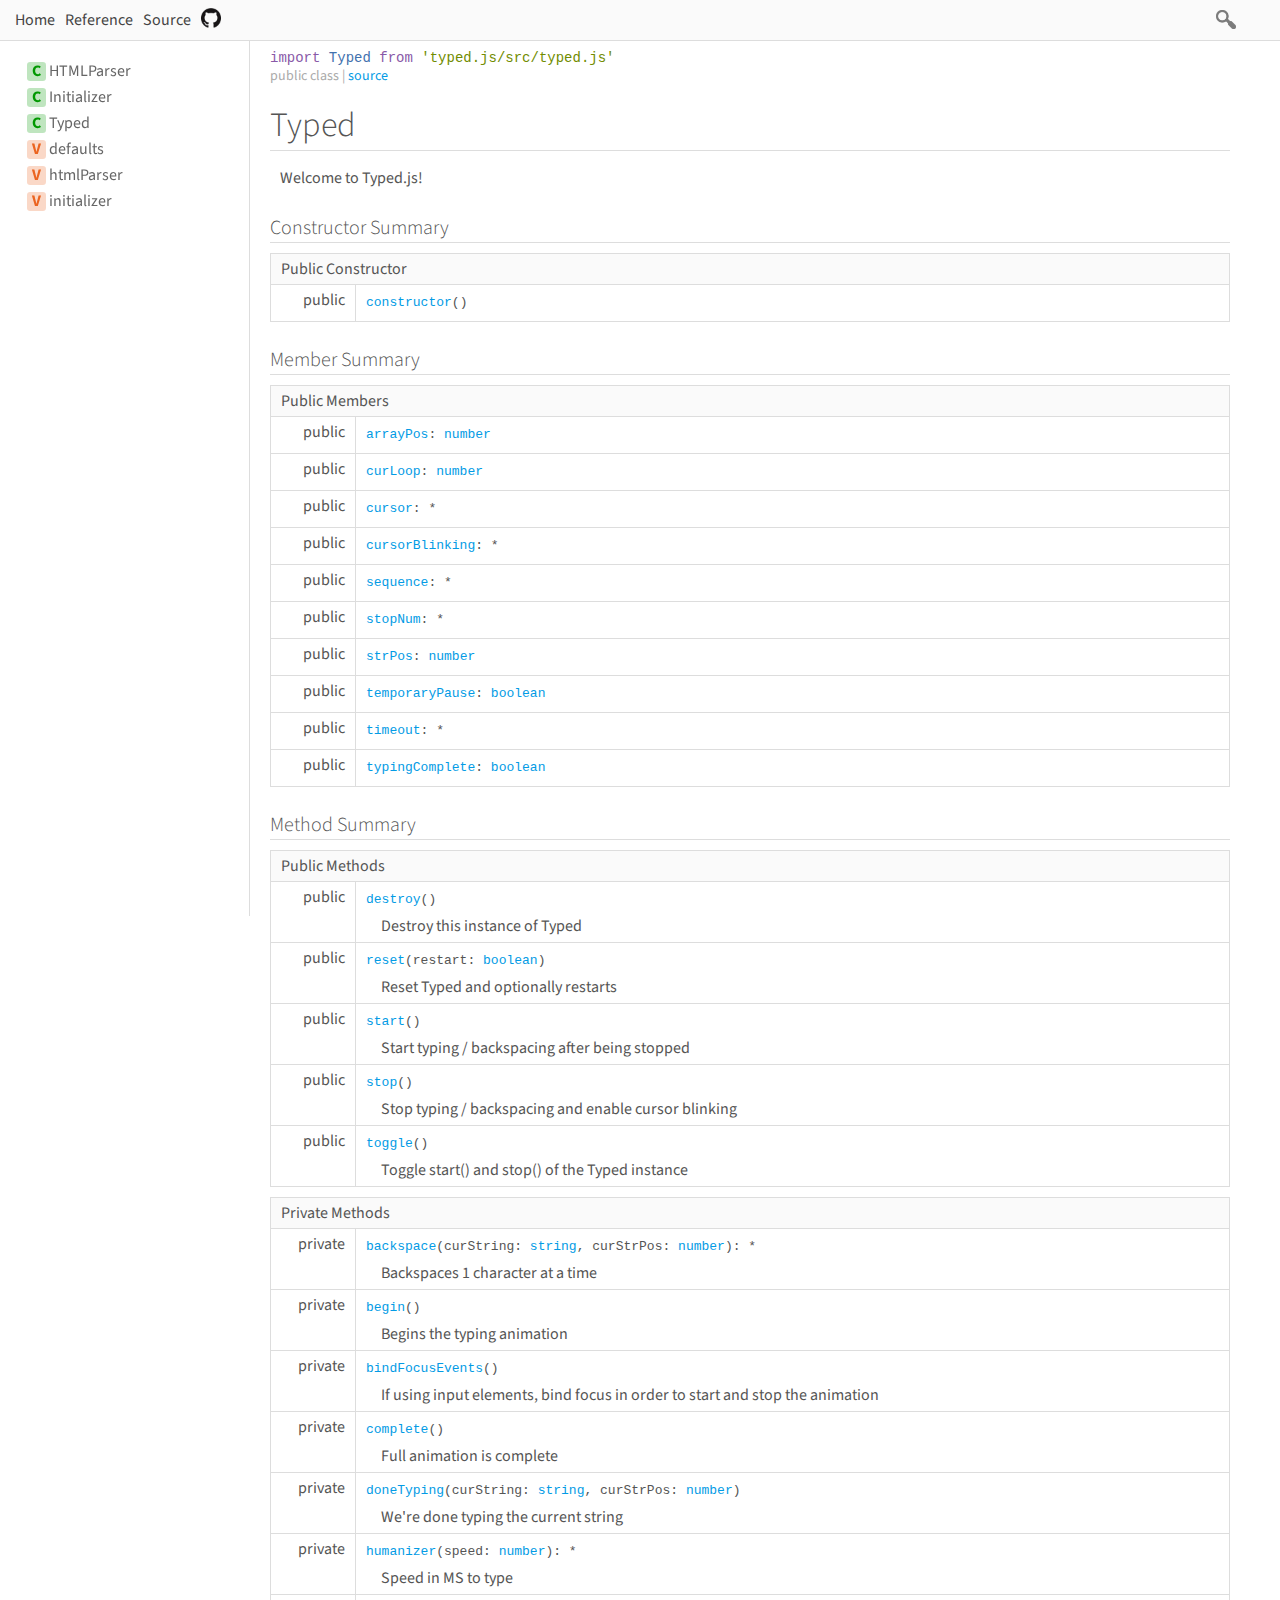
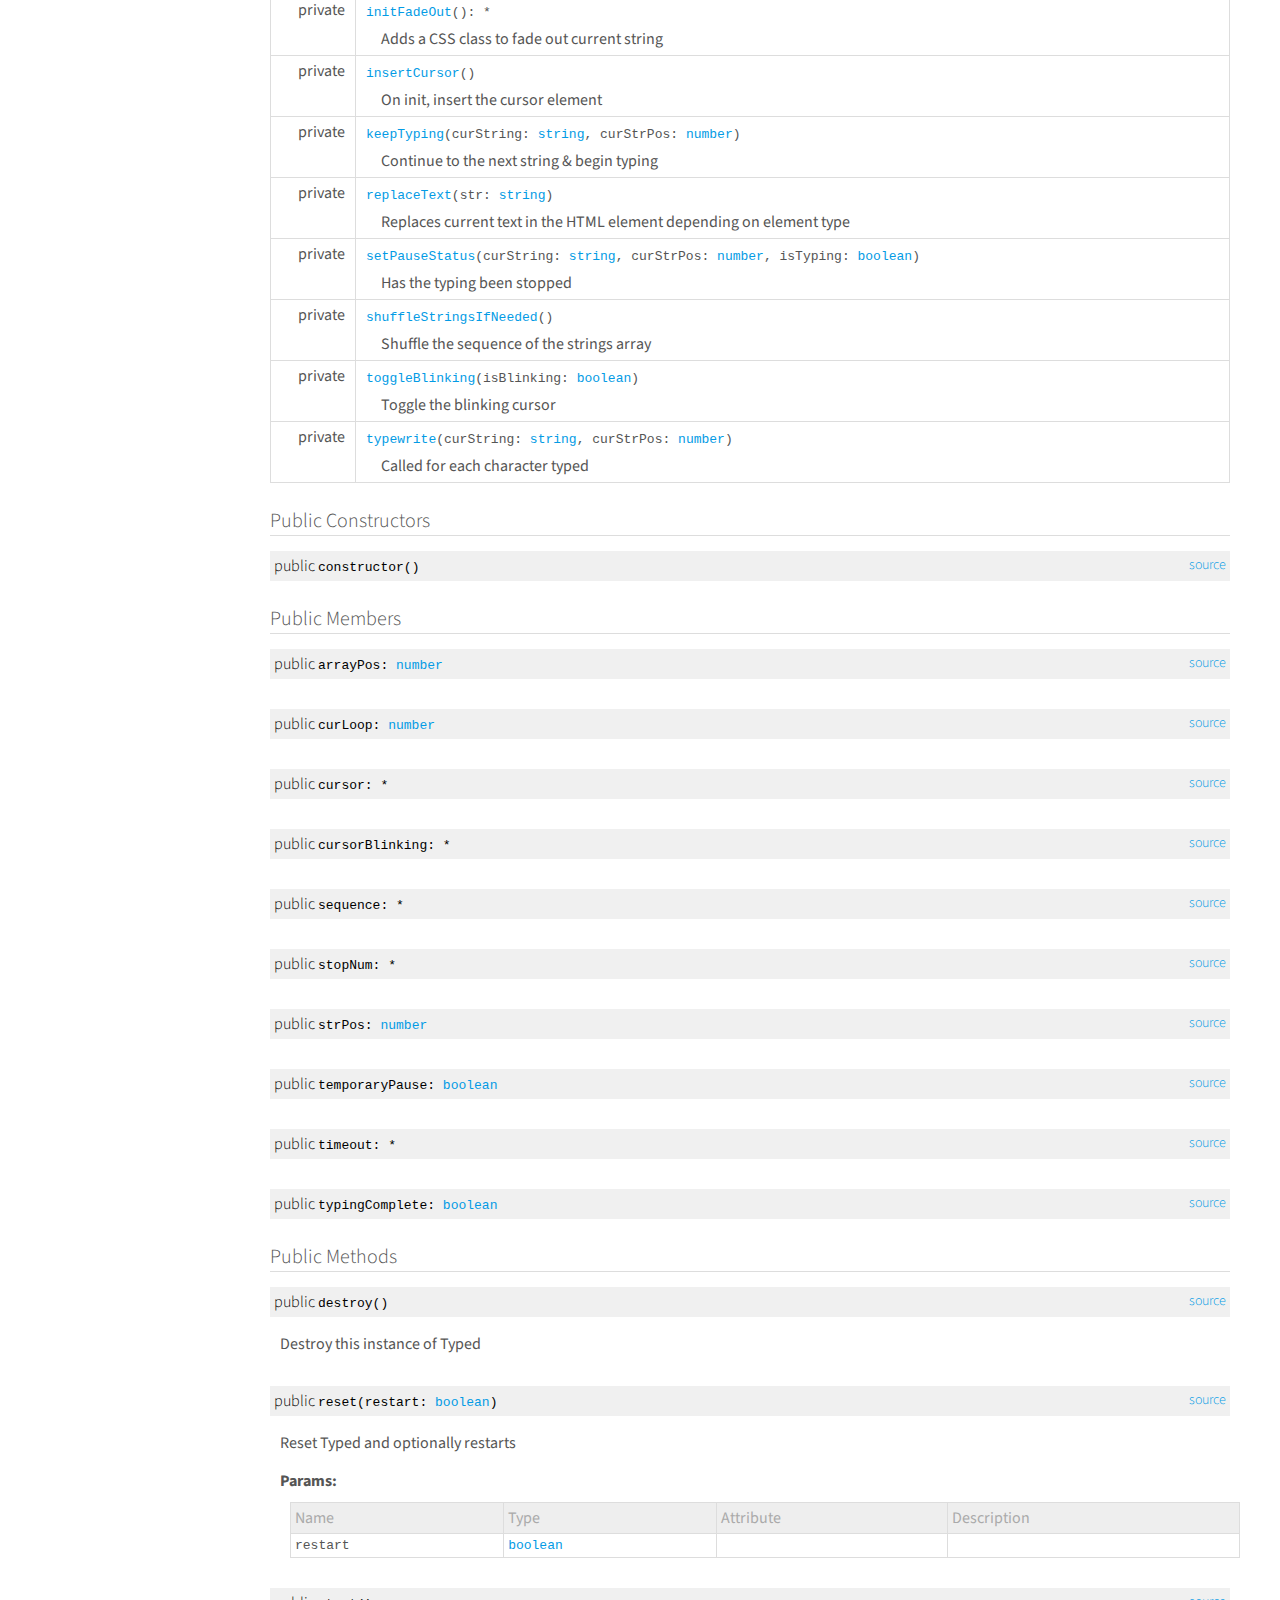
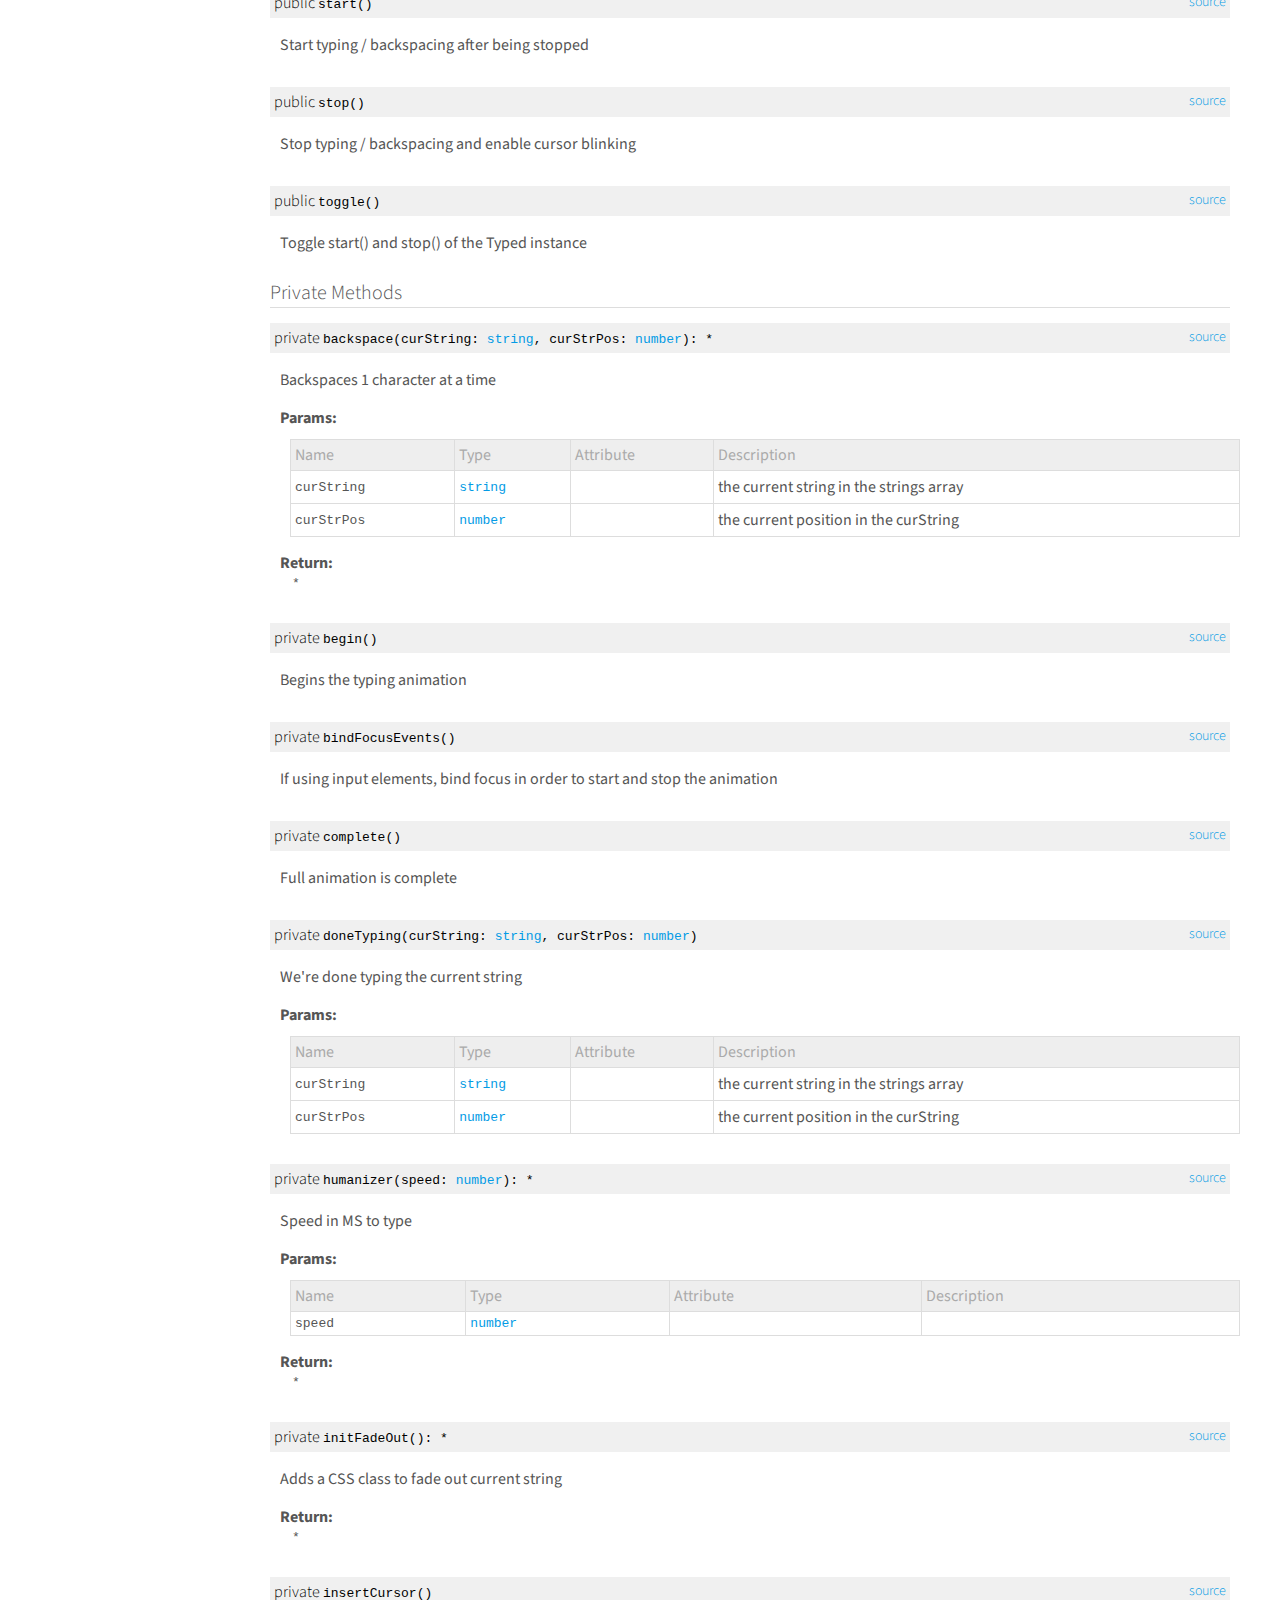
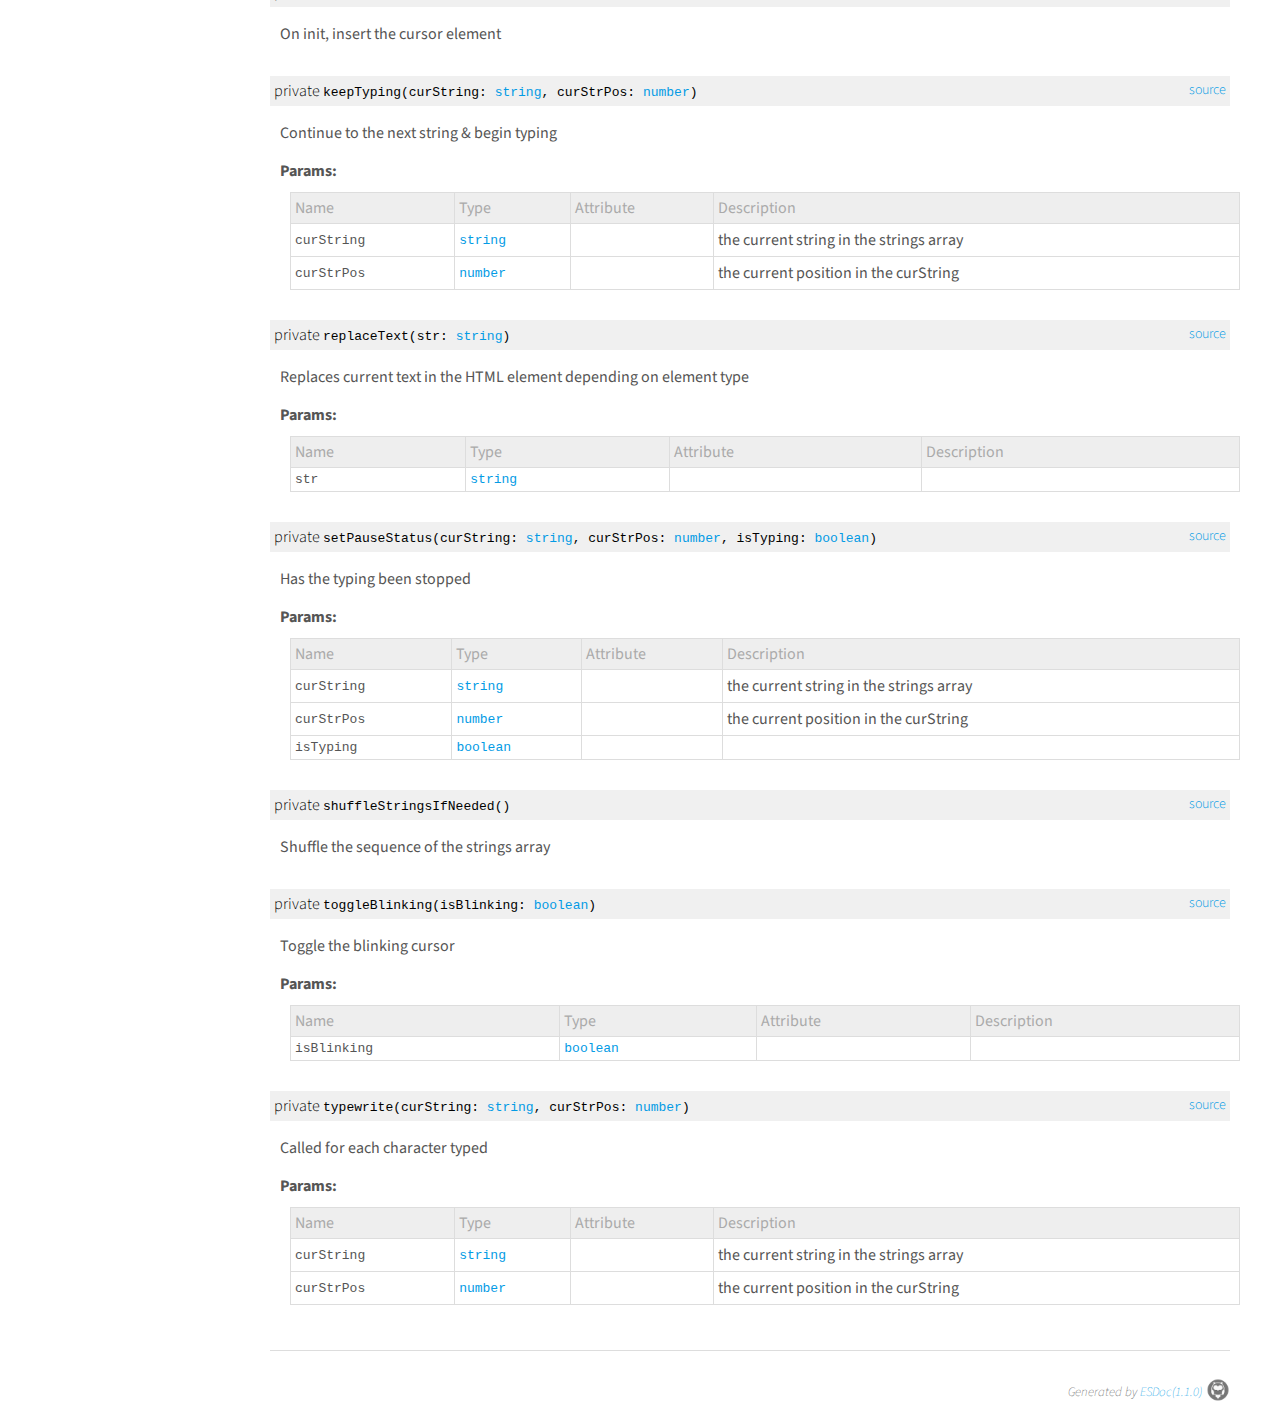
<file: typed.js-main/docs/class/src/typed.js~Typed.html>
<!DOCTYPE html>
<html>
<head>
  <meta charset="utf-8">
  <base data-ice="baseUrl" href="../../">
  <title data-ice="title">Typed | typed.js</title>
  <link type="text/css" rel="stylesheet" href="css/style.css">
  <link type="text/css" rel="stylesheet" href="css/prettify-tomorrow.css">
  <script src="script/prettify/prettify.js"></script>
  <script src="script/manual.js"></script>
<meta name="description" content="A JavaScript Typing Animation Library"><meta property="twitter:card" content="summary"><meta property="twitter:title" content="typed.js"><meta property="twitter:description" content="A JavaScript Typing Animation Library"></head>
<body class="layout-container" data-ice="rootContainer">

<header>
  <a href="./">Home</a>
  
  <a href="identifiers.html">Reference</a>
  <a href="source.html">Source</a>
  
  <div class="search-box">
  <span>
    <img src="./image/search.png">
    <span class="search-input-edge"></span><input class="search-input"><span class="search-input-edge"></span>
  </span>
    <ul class="search-result"></ul>
  </div>
<a style="position:relative; top:3px;" href="https://github.com/mattboldt/typed.js"><img width="20px" src="./image/github.png"></a></header>

<nav class="navigation" data-ice="nav"><div>
  <ul>
    
  <li data-ice="doc"><span data-ice="kind" class="kind-class">C</span><span data-ice="name"><span><a href="class/src/html-parser.js~HTMLParser.html">HTMLParser</a></span></span></li>
<li data-ice="doc"><span data-ice="kind" class="kind-class">C</span><span data-ice="name"><span><a href="class/src/initializer.js~Initializer.html">Initializer</a></span></span></li>
<li data-ice="doc"><span data-ice="kind" class="kind-class">C</span><span data-ice="name"><span><a href="class/src/typed.js~Typed.html">Typed</a></span></span></li>
<li data-ice="doc"><span data-ice="kind" class="kind-variable">V</span><span data-ice="name"><span><a href="variable/index.html#static-variable-defaults">defaults</a></span></span></li>
<li data-ice="doc"><span data-ice="kind" class="kind-variable">V</span><span data-ice="name"><span><a href="variable/index.html#static-variable-htmlParser">htmlParser</a></span></span></li>
<li data-ice="doc"><span data-ice="kind" class="kind-variable">V</span><span data-ice="name"><span><a href="variable/index.html#static-variable-initializer">initializer</a></span></span></li>
</ul>
</div>
</nav>

<div class="content" data-ice="content"><div class="header-notice">
  <div data-ice="importPath" class="import-path"><pre class="prettyprint"><code data-ice="importPathCode">import Typed from &apos;<span><a href="file/src/typed.js.html#lineNumber10">typed.js/src/typed.js</a></span>&apos;</code></pre></div>
  <span data-ice="access">public</span>
  <span data-ice="kind">class</span>
  
  
  
  <span data-ice="source">| <span><a href="file/src/typed.js.html#lineNumber10">source</a></span></span>
</div>

<div class="self-detail detail">
  <h1 data-ice="name">Typed</h1>

  

  
  
  
  
  
  
  
  
  

  
  
  <div class="description" data-ice="description"><p>Welcome to Typed.js!</p>
</div>
  

  

  

  

  
</div>



<div data-ice="constructorSummary"><h2>Constructor Summary</h2><table class="summary" data-ice="summary">
  <thead><tr><td data-ice="title" colspan="3">Public Constructor</td></tr></thead>
  <tbody>
  
  <tr data-ice="target">
    <td>
      <span class="access" data-ice="access">public</span>
      
      
      
      <span class="override" data-ice="override"></span>
    </td>
    <td>
      <div>
        <p>
          
          
          
          <span class="code" data-ice="name"><span><a href="class/src/typed.js~Typed.html#instance-constructor-constructor">constructor</a></span></span><span class="code" data-ice="signature">()</span>
        </p>
      </div>
      <div>
        
        
        
      </div>
    </td>
    <td>
      
      
    </td>
  </tr>
</tbody>
</table>
</div>
<div data-ice="memberSummary"><h2>Member Summary</h2><table class="summary" data-ice="summary">
  <thead><tr><td data-ice="title" colspan="3">Public Members</td></tr></thead>
  <tbody>
  
  <tr data-ice="target">
    <td>
      <span class="access" data-ice="access">public</span>
      
      
      
      <span class="override" data-ice="override"></span>
    </td>
    <td>
      <div>
        <p>
          
          
          
          <span class="code" data-ice="name"><span><a href="class/src/typed.js~Typed.html#instance-member-arrayPos">arrayPos</a></span></span><span class="code" data-ice="signature">: <span><a href="https://developer.mozilla.org/en-US/docs/Web/JavaScript/Reference/Global_Objects/Number">number</a></span></span>
        </p>
      </div>
      <div>
        
        
        
      </div>
    </td>
    <td>
      
      
    </td>
  </tr>
<tr data-ice="target">
    <td>
      <span class="access" data-ice="access">public</span>
      
      
      
      <span class="override" data-ice="override"></span>
    </td>
    <td>
      <div>
        <p>
          
          
          
          <span class="code" data-ice="name"><span><a href="class/src/typed.js~Typed.html#instance-member-curLoop">curLoop</a></span></span><span class="code" data-ice="signature">: <span><a href="https://developer.mozilla.org/en-US/docs/Web/JavaScript/Reference/Global_Objects/Number">number</a></span></span>
        </p>
      </div>
      <div>
        
        
        
      </div>
    </td>
    <td>
      
      
    </td>
  </tr>
<tr data-ice="target">
    <td>
      <span class="access" data-ice="access">public</span>
      
      
      
      <span class="override" data-ice="override"></span>
    </td>
    <td>
      <div>
        <p>
          
          
          
          <span class="code" data-ice="name"><span><a href="class/src/typed.js~Typed.html#instance-member-cursor">cursor</a></span></span><span class="code" data-ice="signature">: <span>*</span></span>
        </p>
      </div>
      <div>
        
        
        
      </div>
    </td>
    <td>
      
      
    </td>
  </tr>
<tr data-ice="target">
    <td>
      <span class="access" data-ice="access">public</span>
      
      
      
      <span class="override" data-ice="override"></span>
    </td>
    <td>
      <div>
        <p>
          
          
          
          <span class="code" data-ice="name"><span><a href="class/src/typed.js~Typed.html#instance-member-cursorBlinking">cursorBlinking</a></span></span><span class="code" data-ice="signature">: <span>*</span></span>
        </p>
      </div>
      <div>
        
        
        
      </div>
    </td>
    <td>
      
      
    </td>
  </tr>
<tr data-ice="target">
    <td>
      <span class="access" data-ice="access">public</span>
      
      
      
      <span class="override" data-ice="override"></span>
    </td>
    <td>
      <div>
        <p>
          
          
          
          <span class="code" data-ice="name"><span><a href="class/src/typed.js~Typed.html#instance-member-sequence">sequence</a></span></span><span class="code" data-ice="signature">: <span>*</span></span>
        </p>
      </div>
      <div>
        
        
        
      </div>
    </td>
    <td>
      
      
    </td>
  </tr>
<tr data-ice="target">
    <td>
      <span class="access" data-ice="access">public</span>
      
      
      
      <span class="override" data-ice="override"></span>
    </td>
    <td>
      <div>
        <p>
          
          
          
          <span class="code" data-ice="name"><span><a href="class/src/typed.js~Typed.html#instance-member-stopNum">stopNum</a></span></span><span class="code" data-ice="signature">: <span>*</span></span>
        </p>
      </div>
      <div>
        
        
        
      </div>
    </td>
    <td>
      
      
    </td>
  </tr>
<tr data-ice="target">
    <td>
      <span class="access" data-ice="access">public</span>
      
      
      
      <span class="override" data-ice="override"></span>
    </td>
    <td>
      <div>
        <p>
          
          
          
          <span class="code" data-ice="name"><span><a href="class/src/typed.js~Typed.html#instance-member-strPos">strPos</a></span></span><span class="code" data-ice="signature">: <span><a href="https://developer.mozilla.org/en-US/docs/Web/JavaScript/Reference/Global_Objects/Number">number</a></span></span>
        </p>
      </div>
      <div>
        
        
        
      </div>
    </td>
    <td>
      
      
    </td>
  </tr>
<tr data-ice="target">
    <td>
      <span class="access" data-ice="access">public</span>
      
      
      
      <span class="override" data-ice="override"></span>
    </td>
    <td>
      <div>
        <p>
          
          
          
          <span class="code" data-ice="name"><span><a href="class/src/typed.js~Typed.html#instance-member-temporaryPause">temporaryPause</a></span></span><span class="code" data-ice="signature">: <span><a href="https://developer.mozilla.org/en-US/docs/Web/JavaScript/Reference/Global_Objects/Boolean">boolean</a></span></span>
        </p>
      </div>
      <div>
        
        
        
      </div>
    </td>
    <td>
      
      
    </td>
  </tr>
<tr data-ice="target">
    <td>
      <span class="access" data-ice="access">public</span>
      
      
      
      <span class="override" data-ice="override"></span>
    </td>
    <td>
      <div>
        <p>
          
          
          
          <span class="code" data-ice="name"><span><a href="class/src/typed.js~Typed.html#instance-member-timeout">timeout</a></span></span><span class="code" data-ice="signature">: <span>*</span></span>
        </p>
      </div>
      <div>
        
        
        
      </div>
    </td>
    <td>
      
      
    </td>
  </tr>
<tr data-ice="target">
    <td>
      <span class="access" data-ice="access">public</span>
      
      
      
      <span class="override" data-ice="override"></span>
    </td>
    <td>
      <div>
        <p>
          
          
          
          <span class="code" data-ice="name"><span><a href="class/src/typed.js~Typed.html#instance-member-typingComplete">typingComplete</a></span></span><span class="code" data-ice="signature">: <span><a href="https://developer.mozilla.org/en-US/docs/Web/JavaScript/Reference/Global_Objects/Boolean">boolean</a></span></span>
        </p>
      </div>
      <div>
        
        
        
      </div>
    </td>
    <td>
      
      
    </td>
  </tr>
</tbody>
</table>
</div>
<div data-ice="methodSummary"><h2>Method Summary</h2><table class="summary" data-ice="summary">
  <thead><tr><td data-ice="title" colspan="3">Public Methods</td></tr></thead>
  <tbody>
  
  <tr data-ice="target">
    <td>
      <span class="access" data-ice="access">public</span>
      
      
      
      <span class="override" data-ice="override"></span>
    </td>
    <td>
      <div>
        <p>
          
          
          
          <span class="code" data-ice="name"><span><a href="class/src/typed.js~Typed.html#instance-method-destroy">destroy</a></span></span><span class="code" data-ice="signature">()</span>
        </p>
      </div>
      <div>
        
        
        <div data-ice="description"><p>Destroy this instance of Typed</p>
</div>
      </div>
    </td>
    <td>
      
      
    </td>
  </tr>
<tr data-ice="target">
    <td>
      <span class="access" data-ice="access">public</span>
      
      
      
      <span class="override" data-ice="override"></span>
    </td>
    <td>
      <div>
        <p>
          
          
          
          <span class="code" data-ice="name"><span><a href="class/src/typed.js~Typed.html#instance-method-reset">reset</a></span></span><span class="code" data-ice="signature">(restart: <span><a href="https://developer.mozilla.org/en-US/docs/Web/JavaScript/Reference/Global_Objects/Boolean">boolean</a></span>)</span>
        </p>
      </div>
      <div>
        
        
        <div data-ice="description"><p>Reset Typed and optionally restarts</p>
</div>
      </div>
    </td>
    <td>
      
      
    </td>
  </tr>
<tr data-ice="target">
    <td>
      <span class="access" data-ice="access">public</span>
      
      
      
      <span class="override" data-ice="override"></span>
    </td>
    <td>
      <div>
        <p>
          
          
          
          <span class="code" data-ice="name"><span><a href="class/src/typed.js~Typed.html#instance-method-start">start</a></span></span><span class="code" data-ice="signature">()</span>
        </p>
      </div>
      <div>
        
        
        <div data-ice="description"><p>Start typing / backspacing after being stopped</p>
</div>
      </div>
    </td>
    <td>
      
      
    </td>
  </tr>
<tr data-ice="target">
    <td>
      <span class="access" data-ice="access">public</span>
      
      
      
      <span class="override" data-ice="override"></span>
    </td>
    <td>
      <div>
        <p>
          
          
          
          <span class="code" data-ice="name"><span><a href="class/src/typed.js~Typed.html#instance-method-stop">stop</a></span></span><span class="code" data-ice="signature">()</span>
        </p>
      </div>
      <div>
        
        
        <div data-ice="description"><p>Stop typing / backspacing and enable cursor blinking</p>
</div>
      </div>
    </td>
    <td>
      
      
    </td>
  </tr>
<tr data-ice="target">
    <td>
      <span class="access" data-ice="access">public</span>
      
      
      
      <span class="override" data-ice="override"></span>
    </td>
    <td>
      <div>
        <p>
          
          
          
          <span class="code" data-ice="name"><span><a href="class/src/typed.js~Typed.html#instance-method-toggle">toggle</a></span></span><span class="code" data-ice="signature">()</span>
        </p>
      </div>
      <div>
        
        
        <div data-ice="description"><p>Toggle start() and stop() of the Typed instance</p>
</div>
      </div>
    </td>
    <td>
      
      
    </td>
  </tr>
</tbody>
</table>
<table class="summary" data-ice="summary">
  <thead><tr><td data-ice="title" colspan="3">Private Methods</td></tr></thead>
  <tbody>
  
  <tr data-ice="target">
    <td>
      <span class="access" data-ice="access">private</span>
      
      
      
      <span class="override" data-ice="override"></span>
    </td>
    <td>
      <div>
        <p>
          
          
          
          <span class="code" data-ice="name"><span><a href="class/src/typed.js~Typed.html#instance-method-backspace">backspace</a></span></span><span class="code" data-ice="signature">(curString: <span><a href="https://developer.mozilla.org/en-US/docs/Web/JavaScript/Reference/Global_Objects/String">string</a></span>, curStrPos: <span><a href="https://developer.mozilla.org/en-US/docs/Web/JavaScript/Reference/Global_Objects/Number">number</a></span>): <span>*</span></span>
        </p>
      </div>
      <div>
        
        
        <div data-ice="description"><p>Backspaces 1 character at a time</p>
</div>
      </div>
    </td>
    <td>
      
      
    </td>
  </tr>
<tr data-ice="target">
    <td>
      <span class="access" data-ice="access">private</span>
      
      
      
      <span class="override" data-ice="override"></span>
    </td>
    <td>
      <div>
        <p>
          
          
          
          <span class="code" data-ice="name"><span><a href="class/src/typed.js~Typed.html#instance-method-begin">begin</a></span></span><span class="code" data-ice="signature">()</span>
        </p>
      </div>
      <div>
        
        
        <div data-ice="description"><p>Begins the typing animation</p>
</div>
      </div>
    </td>
    <td>
      
      
    </td>
  </tr>
<tr data-ice="target">
    <td>
      <span class="access" data-ice="access">private</span>
      
      
      
      <span class="override" data-ice="override"></span>
    </td>
    <td>
      <div>
        <p>
          
          
          
          <span class="code" data-ice="name"><span><a href="class/src/typed.js~Typed.html#instance-method-bindFocusEvents">bindFocusEvents</a></span></span><span class="code" data-ice="signature">()</span>
        </p>
      </div>
      <div>
        
        
        <div data-ice="description"><p>If using input elements, bind focus in order to
start and stop the animation</p>
</div>
      </div>
    </td>
    <td>
      
      
    </td>
  </tr>
<tr data-ice="target">
    <td>
      <span class="access" data-ice="access">private</span>
      
      
      
      <span class="override" data-ice="override"></span>
    </td>
    <td>
      <div>
        <p>
          
          
          
          <span class="code" data-ice="name"><span><a href="class/src/typed.js~Typed.html#instance-method-complete">complete</a></span></span><span class="code" data-ice="signature">()</span>
        </p>
      </div>
      <div>
        
        
        <div data-ice="description"><p>Full animation is complete</p>
</div>
      </div>
    </td>
    <td>
      
      
    </td>
  </tr>
<tr data-ice="target">
    <td>
      <span class="access" data-ice="access">private</span>
      
      
      
      <span class="override" data-ice="override"></span>
    </td>
    <td>
      <div>
        <p>
          
          
          
          <span class="code" data-ice="name"><span><a href="class/src/typed.js~Typed.html#instance-method-doneTyping">doneTyping</a></span></span><span class="code" data-ice="signature">(curString: <span><a href="https://developer.mozilla.org/en-US/docs/Web/JavaScript/Reference/Global_Objects/String">string</a></span>, curStrPos: <span><a href="https://developer.mozilla.org/en-US/docs/Web/JavaScript/Reference/Global_Objects/Number">number</a></span>)</span>
        </p>
      </div>
      <div>
        
        
        <div data-ice="description"><p>We&apos;re done typing the current string</p>
</div>
      </div>
    </td>
    <td>
      
      
    </td>
  </tr>
<tr data-ice="target">
    <td>
      <span class="access" data-ice="access">private</span>
      
      
      
      <span class="override" data-ice="override"></span>
    </td>
    <td>
      <div>
        <p>
          
          
          
          <span class="code" data-ice="name"><span><a href="class/src/typed.js~Typed.html#instance-method-humanizer">humanizer</a></span></span><span class="code" data-ice="signature">(speed: <span><a href="https://developer.mozilla.org/en-US/docs/Web/JavaScript/Reference/Global_Objects/Number">number</a></span>): <span>*</span></span>
        </p>
      </div>
      <div>
        
        
        <div data-ice="description"><p>Speed in MS to type</p>
</div>
      </div>
    </td>
    <td>
      
      
    </td>
  </tr>
<tr data-ice="target">
    <td>
      <span class="access" data-ice="access">private</span>
      
      
      
      <span class="override" data-ice="override"></span>
    </td>
    <td>
      <div>
        <p>
          
          
          
          <span class="code" data-ice="name"><span><a href="class/src/typed.js~Typed.html#instance-method-initFadeOut">initFadeOut</a></span></span><span class="code" data-ice="signature">(): <span>*</span></span>
        </p>
      </div>
      <div>
        
        
        <div data-ice="description"><p>Adds a CSS class to fade out current string</p>
</div>
      </div>
    </td>
    <td>
      
      
    </td>
  </tr>
<tr data-ice="target">
    <td>
      <span class="access" data-ice="access">private</span>
      
      
      
      <span class="override" data-ice="override"></span>
    </td>
    <td>
      <div>
        <p>
          
          
          
          <span class="code" data-ice="name"><span><a href="class/src/typed.js~Typed.html#instance-method-insertCursor">insertCursor</a></span></span><span class="code" data-ice="signature">()</span>
        </p>
      </div>
      <div>
        
        
        <div data-ice="description"><p>On init, insert the cursor element</p>
</div>
      </div>
    </td>
    <td>
      
      
    </td>
  </tr>
<tr data-ice="target">
    <td>
      <span class="access" data-ice="access">private</span>
      
      
      
      <span class="override" data-ice="override"></span>
    </td>
    <td>
      <div>
        <p>
          
          
          
          <span class="code" data-ice="name"><span><a href="class/src/typed.js~Typed.html#instance-method-keepTyping">keepTyping</a></span></span><span class="code" data-ice="signature">(curString: <span><a href="https://developer.mozilla.org/en-US/docs/Web/JavaScript/Reference/Global_Objects/String">string</a></span>, curStrPos: <span><a href="https://developer.mozilla.org/en-US/docs/Web/JavaScript/Reference/Global_Objects/Number">number</a></span>)</span>
        </p>
      </div>
      <div>
        
        
        <div data-ice="description"><p>Continue to the next string &amp; begin typing</p>
</div>
      </div>
    </td>
    <td>
      
      
    </td>
  </tr>
<tr data-ice="target">
    <td>
      <span class="access" data-ice="access">private</span>
      
      
      
      <span class="override" data-ice="override"></span>
    </td>
    <td>
      <div>
        <p>
          
          
          
          <span class="code" data-ice="name"><span><a href="class/src/typed.js~Typed.html#instance-method-replaceText">replaceText</a></span></span><span class="code" data-ice="signature">(str: <span><a href="https://developer.mozilla.org/en-US/docs/Web/JavaScript/Reference/Global_Objects/String">string</a></span>)</span>
        </p>
      </div>
      <div>
        
        
        <div data-ice="description"><p>Replaces current text in the HTML element
depending on element type</p>
</div>
      </div>
    </td>
    <td>
      
      
    </td>
  </tr>
<tr data-ice="target">
    <td>
      <span class="access" data-ice="access">private</span>
      
      
      
      <span class="override" data-ice="override"></span>
    </td>
    <td>
      <div>
        <p>
          
          
          
          <span class="code" data-ice="name"><span><a href="class/src/typed.js~Typed.html#instance-method-setPauseStatus">setPauseStatus</a></span></span><span class="code" data-ice="signature">(curString: <span><a href="https://developer.mozilla.org/en-US/docs/Web/JavaScript/Reference/Global_Objects/String">string</a></span>, curStrPos: <span><a href="https://developer.mozilla.org/en-US/docs/Web/JavaScript/Reference/Global_Objects/Number">number</a></span>, isTyping: <span><a href="https://developer.mozilla.org/en-US/docs/Web/JavaScript/Reference/Global_Objects/Boolean">boolean</a></span>)</span>
        </p>
      </div>
      <div>
        
        
        <div data-ice="description"><p>Has the typing been stopped</p>
</div>
      </div>
    </td>
    <td>
      
      
    </td>
  </tr>
<tr data-ice="target">
    <td>
      <span class="access" data-ice="access">private</span>
      
      
      
      <span class="override" data-ice="override"></span>
    </td>
    <td>
      <div>
        <p>
          
          
          
          <span class="code" data-ice="name"><span><a href="class/src/typed.js~Typed.html#instance-method-shuffleStringsIfNeeded">shuffleStringsIfNeeded</a></span></span><span class="code" data-ice="signature">()</span>
        </p>
      </div>
      <div>
        
        
        <div data-ice="description"><p>Shuffle the sequence of the strings array</p>
</div>
      </div>
    </td>
    <td>
      
      
    </td>
  </tr>
<tr data-ice="target">
    <td>
      <span class="access" data-ice="access">private</span>
      
      
      
      <span class="override" data-ice="override"></span>
    </td>
    <td>
      <div>
        <p>
          
          
          
          <span class="code" data-ice="name"><span><a href="class/src/typed.js~Typed.html#instance-method-toggleBlinking">toggleBlinking</a></span></span><span class="code" data-ice="signature">(isBlinking: <span><a href="https://developer.mozilla.org/en-US/docs/Web/JavaScript/Reference/Global_Objects/Boolean">boolean</a></span>)</span>
        </p>
      </div>
      <div>
        
        
        <div data-ice="description"><p>Toggle the blinking cursor</p>
</div>
      </div>
    </td>
    <td>
      
      
    </td>
  </tr>
<tr data-ice="target">
    <td>
      <span class="access" data-ice="access">private</span>
      
      
      
      <span class="override" data-ice="override"></span>
    </td>
    <td>
      <div>
        <p>
          
          
          
          <span class="code" data-ice="name"><span><a href="class/src/typed.js~Typed.html#instance-method-typewrite">typewrite</a></span></span><span class="code" data-ice="signature">(curString: <span><a href="https://developer.mozilla.org/en-US/docs/Web/JavaScript/Reference/Global_Objects/String">string</a></span>, curStrPos: <span><a href="https://developer.mozilla.org/en-US/docs/Web/JavaScript/Reference/Global_Objects/Number">number</a></span>)</span>
        </p>
      </div>
      <div>
        
        
        <div data-ice="description"><p>Called for each character typed</p>
</div>
      </div>
    </td>
    <td>
      
      
    </td>
  </tr>
</tbody>
</table>
</div>





<div data-ice="constructorDetails"><h2 data-ice="title">Public Constructors</h2>

<div class="detail" data-ice="detail">
  <h3 data-ice="anchor" id="instance-constructor-constructor">
    <span class="access" data-ice="access">public</span>
    
    
    
    
    
    <span class="code" data-ice="name">constructor</span><span class="code" data-ice="signature">()</span>
    <span class="right-info">
      
      
      <span data-ice="source"><span><a href="file/src/typed.js.html#lineNumber11">source</a></span></span>
    </span>
  </h3>

  
  
  
  

  

  <div data-ice="properties">
</div>

  

  

  

  

  

  

  

  
  
</div>
</div>
<div data-ice="memberDetails"><h2 data-ice="title">Public Members</h2>

<div class="detail" data-ice="detail">
  <h3 data-ice="anchor" id="instance-member-arrayPos">
    <span class="access" data-ice="access">public</span>
    
    
    
    
    
    <span class="code" data-ice="name">arrayPos</span><span class="code" data-ice="signature">: <span><a href="https://developer.mozilla.org/en-US/docs/Web/JavaScript/Reference/Global_Objects/Number">number</a></span></span>
    <span class="right-info">
      
      
      <span data-ice="source"><span><a href="file/src/typed.js.html#lineNumber76">source</a></span></span>
    </span>
  </h3>

  
  
  
  

  

  <div data-ice="properties">
</div>

  

  

  

  

  

  

  

  
  
</div>
<div class="detail" data-ice="detail">
  <h3 data-ice="anchor" id="instance-member-curLoop">
    <span class="access" data-ice="access">public</span>
    
    
    
    
    
    <span class="code" data-ice="name">curLoop</span><span class="code" data-ice="signature">: <span><a href="https://developer.mozilla.org/en-US/docs/Web/JavaScript/Reference/Global_Objects/Number">number</a></span></span>
    <span class="right-info">
      
      
      <span data-ice="source"><span><a href="file/src/typed.js.html#lineNumber77">source</a></span></span>
    </span>
  </h3>

  
  
  
  

  

  <div data-ice="properties">
</div>

  

  

  

  

  

  

  

  
  
</div>
<div class="detail" data-ice="detail">
  <h3 data-ice="anchor" id="instance-member-cursor">
    <span class="access" data-ice="access">public</span>
    
    
    
    
    
    <span class="code" data-ice="name">cursor</span><span class="code" data-ice="signature">: <span>*</span></span>
    <span class="right-info">
      
      
      <span data-ice="source"><span><a href="file/src/typed.js.html#lineNumber73">source</a></span></span>
    </span>
  </h3>

  
  
  
  

  

  <div data-ice="properties">
</div>

  

  

  

  

  

  

  

  
  
</div>
<div class="detail" data-ice="detail">
  <h3 data-ice="anchor" id="instance-member-cursorBlinking">
    <span class="access" data-ice="access">public</span>
    
    
    
    
    
    <span class="code" data-ice="name">cursorBlinking</span><span class="code" data-ice="signature">: <span>*</span></span>
    <span class="right-info">
      
      
      <span data-ice="source"><span><a href="file/src/typed.js.html#lineNumber334">source</a></span></span>
    </span>
  </h3>

  
  
  
  

  

  <div data-ice="properties">
</div>

  

  

  

  

  

  

  

  
  
</div>
<div class="detail" data-ice="detail">
  <h3 data-ice="anchor" id="instance-member-sequence">
    <span class="access" data-ice="access">public</span>
    
    
    
    
    
    <span class="code" data-ice="name">sequence</span><span class="code" data-ice="signature">: <span>*</span></span>
    <span class="right-info">
      
      
      <span data-ice="source"><span><a href="file/src/typed.js.html#lineNumber357">source</a></span></span>
    </span>
  </h3>

  
  
  
  

  

  <div data-ice="properties">
</div>

  

  

  

  

  

  

  

  
  
</div>
<div class="detail" data-ice="detail">
  <h3 data-ice="anchor" id="instance-member-stopNum">
    <span class="access" data-ice="access">public</span>
    
    
    
    
    
    <span class="code" data-ice="name">stopNum</span><span class="code" data-ice="signature">: <span>*</span></span>
    <span class="right-info">
      
      
      <span data-ice="source"><span><a href="file/src/typed.js.html#lineNumber267">source</a></span></span>
    </span>
  </h3>

  
  
  
  

  

  <div data-ice="properties">
</div>

  

  

  

  

  

  

  

  
  
</div>
<div class="detail" data-ice="detail">
  <h3 data-ice="anchor" id="instance-member-strPos">
    <span class="access" data-ice="access">public</span>
    
    
    
    
    
    <span class="code" data-ice="name">strPos</span><span class="code" data-ice="signature">: <span><a href="https://developer.mozilla.org/en-US/docs/Web/JavaScript/Reference/Global_Objects/Number">number</a></span></span>
    <span class="right-info">
      
      
      <span data-ice="source"><span><a href="file/src/typed.js.html#lineNumber75">source</a></span></span>
    </span>
  </h3>

  
  
  
  

  

  <div data-ice="properties">
</div>

  

  

  

  

  

  

  

  
  
</div>
<div class="detail" data-ice="detail">
  <h3 data-ice="anchor" id="instance-member-temporaryPause">
    <span class="access" data-ice="access">public</span>
    
    
    
    
    
    <span class="code" data-ice="name">temporaryPause</span><span class="code" data-ice="signature">: <span><a href="https://developer.mozilla.org/en-US/docs/Web/JavaScript/Reference/Global_Objects/Boolean">boolean</a></span></span>
    <span class="right-info">
      
      
      <span data-ice="source"><span><a href="file/src/typed.js.html#lineNumber142">source</a></span></span>
    </span>
  </h3>

  
  
  
  

  

  <div data-ice="properties">
</div>

  

  

  

  

  

  

  

  
  
</div>
<div class="detail" data-ice="detail">
  <h3 data-ice="anchor" id="instance-member-timeout">
    <span class="access" data-ice="access">public</span>
    
    
    
    
    
    <span class="code" data-ice="name">timeout</span><span class="code" data-ice="signature">: <span>*</span></span>
    <span class="right-info">
      
      
      <span data-ice="source"><span><a href="file/src/typed.js.html#lineNumber95">source</a></span></span>
    </span>
  </h3>

  
  
  
  

  

  <div data-ice="properties">
</div>

  

  

  

  

  

  

  

  
  
</div>
<div class="detail" data-ice="detail">
  <h3 data-ice="anchor" id="instance-member-typingComplete">
    <span class="access" data-ice="access">public</span>
    
    
    
    
    
    <span class="code" data-ice="name">typingComplete</span><span class="code" data-ice="signature">: <span><a href="https://developer.mozilla.org/en-US/docs/Web/JavaScript/Reference/Global_Objects/Boolean">boolean</a></span></span>
    <span class="right-info">
      
      
      <span data-ice="source"><span><a href="file/src/typed.js.html#lineNumber91">source</a></span></span>
    </span>
  </h3>

  
  
  
  

  

  <div data-ice="properties">
</div>

  

  

  

  

  

  

  

  
  
</div>
</div>
<div data-ice="methodDetails"><h2 data-ice="title">Public Methods</h2>

<div class="detail" data-ice="detail">
  <h3 data-ice="anchor" id="instance-method-destroy">
    <span class="access" data-ice="access">public</span>
    
    
    
    
    
    <span class="code" data-ice="name">destroy</span><span class="code" data-ice="signature">()</span>
    <span class="right-info">
      
      
      <span data-ice="source"><span><a href="file/src/typed.js.html#lineNumber58">source</a></span></span>
    </span>
  </h3>

  
  
  
  <div data-ice="description"><p>Destroy this instance of Typed</p>
</div>

  

  <div data-ice="properties">
</div>

  

  

  

  

  

  

  

  
  
</div>
<div class="detail" data-ice="detail">
  <h3 data-ice="anchor" id="instance-method-reset">
    <span class="access" data-ice="access">public</span>
    
    
    
    
    
    <span class="code" data-ice="name">reset</span><span class="code" data-ice="signature">(restart: <span><a href="https://developer.mozilla.org/en-US/docs/Web/JavaScript/Reference/Global_Objects/Boolean">boolean</a></span>)</span>
    <span class="right-info">
      
      
      <span data-ice="source"><span><a href="file/src/typed.js.html#lineNumber68">source</a></span></span>
    </span>
  </h3>

  
  
  
  <div data-ice="description"><p>Reset Typed and optionally restarts</p>
</div>

  

  <div data-ice="properties"><div data-ice="properties">
  <h4 data-ice="title">Params:</h4>
  <table class="params">
    <thead>
    <tr><td>Name</td><td>Type</td><td>Attribute</td><td>Description</td></tr>
    </thead>
    <tbody>
    
    <tr data-ice="property" data-depth="0">
      <td data-ice="name" class="code" data-depth="0">restart</td>
      <td data-ice="type" class="code"><span><a href="https://developer.mozilla.org/en-US/docs/Web/JavaScript/Reference/Global_Objects/Boolean">boolean</a></span></td>
      <td data-ice="appendix"></td>
      <td data-ice="description"></td>
    </tr>
</tbody>
  </table>
</div>
</div>

  

  

  

  

  

  

  

  
  
</div>
<div class="detail" data-ice="detail">
  <h3 data-ice="anchor" id="instance-method-start">
    <span class="access" data-ice="access">public</span>
    
    
    
    
    
    <span class="code" data-ice="name">start</span><span class="code" data-ice="signature">()</span>
    <span class="right-info">
      
      
      <span data-ice="source"><span><a href="file/src/typed.js.html#lineNumber42">source</a></span></span>
    </span>
  </h3>

  
  
  
  <div data-ice="description"><p>Start typing / backspacing after being stopped</p>
</div>

  

  <div data-ice="properties">
</div>

  

  

  

  

  

  

  

  
  
</div>
<div class="detail" data-ice="detail">
  <h3 data-ice="anchor" id="instance-method-stop">
    <span class="access" data-ice="access">public</span>
    
    
    
    
    
    <span class="code" data-ice="name">stop</span><span class="code" data-ice="signature">()</span>
    <span class="right-info">
      
      
      <span data-ice="source"><span><a href="file/src/typed.js.html#lineNumber30">source</a></span></span>
    </span>
  </h3>

  
  
  
  <div data-ice="description"><p>Stop typing / backspacing and enable cursor blinking</p>
</div>

  

  <div data-ice="properties">
</div>

  

  

  

  

  

  

  

  
  
</div>
<div class="detail" data-ice="detail">
  <h3 data-ice="anchor" id="instance-method-toggle">
    <span class="access" data-ice="access">public</span>
    
    
    
    
    
    <span class="code" data-ice="name">toggle</span><span class="code" data-ice="signature">()</span>
    <span class="right-info">
      
      
      <span data-ice="source"><span><a href="file/src/typed.js.html#lineNumber22">source</a></span></span>
    </span>
  </h3>

  
  
  
  <div data-ice="description"><p>Toggle start() and stop() of the Typed instance</p>
</div>

  

  <div data-ice="properties">
</div>

  

  

  

  

  

  

  

  
  
</div>
<h2 data-ice="title">Private Methods</h2>

<div class="detail" data-ice="detail">
  <h3 data-ice="anchor" id="instance-method-backspace">
    <span class="access" data-ice="access">private</span>
    
    
    
    
    
    <span class="code" data-ice="name">backspace</span><span class="code" data-ice="signature">(curString: <span><a href="https://developer.mozilla.org/en-US/docs/Web/JavaScript/Reference/Global_Objects/String">string</a></span>, curStrPos: <span><a href="https://developer.mozilla.org/en-US/docs/Web/JavaScript/Reference/Global_Objects/Number">number</a></span>): <span>*</span></span>
    <span class="right-info">
      
      
      <span data-ice="source"><span><a href="file/src/typed.js.html#lineNumber243">source</a></span></span>
    </span>
  </h3>

  
  
  
  <div data-ice="description"><p>Backspaces 1 character at a time</p>
</div>

  

  <div data-ice="properties"><div data-ice="properties">
  <h4 data-ice="title">Params:</h4>
  <table class="params">
    <thead>
    <tr><td>Name</td><td>Type</td><td>Attribute</td><td>Description</td></tr>
    </thead>
    <tbody>
    
    <tr data-ice="property" data-depth="0">
      <td data-ice="name" class="code" data-depth="0">curString</td>
      <td data-ice="type" class="code"><span><a href="https://developer.mozilla.org/en-US/docs/Web/JavaScript/Reference/Global_Objects/String">string</a></span></td>
      <td data-ice="appendix"></td>
      <td data-ice="description"><p>the current string in the strings array</p>
</td>
    </tr>
<tr data-ice="property" data-depth="0">
      <td data-ice="name" class="code" data-depth="0">curStrPos</td>
      <td data-ice="type" class="code"><span><a href="https://developer.mozilla.org/en-US/docs/Web/JavaScript/Reference/Global_Objects/Number">number</a></span></td>
      <td data-ice="appendix"></td>
      <td data-ice="description"><p>the current position in the curString</p>
</td>
    </tr>
</tbody>
  </table>
</div>
</div>

  <div class="return-params" data-ice="returnParams">
    <h4>Return:</h4>
    <table>
      <tbody>
        <tr>
          <td class="return-type code" data-ice="returnType"><span>*</span></td>
          
        </tr>
      </tbody>
    </table>
    <div data-ice="returnProperties">
</div>
  </div>

  

  

  

  

  

  

  
  
</div>
<div class="detail" data-ice="detail">
  <h3 data-ice="anchor" id="instance-method-begin">
    <span class="access" data-ice="access">private</span>
    
    
    
    
    
    <span class="code" data-ice="name">begin</span><span class="code" data-ice="signature">()</span>
    <span class="right-info">
      
      
      <span data-ice="source"><span><a href="file/src/typed.js.html#lineNumber89">source</a></span></span>
    </span>
  </h3>

  
  
  
  <div data-ice="description"><p>Begins the typing animation</p>
</div>

  

  <div data-ice="properties">
</div>

  

  

  

  

  

  

  

  
  
</div>
<div class="detail" data-ice="detail">
  <h3 data-ice="anchor" id="instance-method-bindFocusEvents">
    <span class="access" data-ice="access">private</span>
    
    
    
    
    
    <span class="code" data-ice="name">bindFocusEvents</span><span class="code" data-ice="signature">()</span>
    <span class="right-info">
      
      
      <span data-ice="source"><span><a href="file/src/typed.js.html#lineNumber406">source</a></span></span>
    </span>
  </h3>

  
  
  
  <div data-ice="description"><p>If using input elements, bind focus in order to
start and stop the animation</p>
</div>

  

  <div data-ice="properties">
</div>

  

  

  

  

  

  

  

  
  
</div>
<div class="detail" data-ice="detail">
  <h3 data-ice="anchor" id="instance-method-complete">
    <span class="access" data-ice="access">private</span>
    
    
    
    
    
    <span class="code" data-ice="name">complete</span><span class="code" data-ice="signature">()</span>
    <span class="right-info">
      
      
      <span data-ice="source"><span><a href="file/src/typed.js.html#lineNumber302">source</a></span></span>
    </span>
  </h3>

  
  
  
  <div data-ice="description"><p>Full animation is complete</p>
</div>

  

  <div data-ice="properties">
</div>

  

  

  

  

  

  

  

  
  
</div>
<div class="detail" data-ice="detail">
  <h3 data-ice="anchor" id="instance-method-doneTyping">
    <span class="access" data-ice="access">private</span>
    
    
    
    
    
    <span class="code" data-ice="name">doneTyping</span><span class="code" data-ice="signature">(curString: <span><a href="https://developer.mozilla.org/en-US/docs/Web/JavaScript/Reference/Global_Objects/String">string</a></span>, curStrPos: <span><a href="https://developer.mozilla.org/en-US/docs/Web/JavaScript/Reference/Global_Objects/Number">number</a></span>)</span>
    <span class="right-info">
      
      
      <span data-ice="source"><span><a href="file/src/typed.js.html#lineNumber219">source</a></span></span>
    </span>
  </h3>

  
  
  
  <div data-ice="description"><p>We&apos;re done typing the current string</p>
</div>

  

  <div data-ice="properties"><div data-ice="properties">
  <h4 data-ice="title">Params:</h4>
  <table class="params">
    <thead>
    <tr><td>Name</td><td>Type</td><td>Attribute</td><td>Description</td></tr>
    </thead>
    <tbody>
    
    <tr data-ice="property" data-depth="0">
      <td data-ice="name" class="code" data-depth="0">curString</td>
      <td data-ice="type" class="code"><span><a href="https://developer.mozilla.org/en-US/docs/Web/JavaScript/Reference/Global_Objects/String">string</a></span></td>
      <td data-ice="appendix"></td>
      <td data-ice="description"><p>the current string in the strings array</p>
</td>
    </tr>
<tr data-ice="property" data-depth="0">
      <td data-ice="name" class="code" data-depth="0">curStrPos</td>
      <td data-ice="type" class="code"><span><a href="https://developer.mozilla.org/en-US/docs/Web/JavaScript/Reference/Global_Objects/Number">number</a></span></td>
      <td data-ice="appendix"></td>
      <td data-ice="description"><p>the current position in the curString</p>
</td>
    </tr>
</tbody>
  </table>
</div>
</div>

  

  

  

  

  

  

  

  
  
</div>
<div class="detail" data-ice="detail">
  <h3 data-ice="anchor" id="instance-method-humanizer">
    <span class="access" data-ice="access">private</span>
    
    
    
    
    
    <span class="code" data-ice="name">humanizer</span><span class="code" data-ice="signature">(speed: <span><a href="https://developer.mozilla.org/en-US/docs/Web/JavaScript/Reference/Global_Objects/Number">number</a></span>): <span>*</span></span>
    <span class="right-info">
      
      
      <span data-ice="source"><span><a href="file/src/typed.js.html#lineNumber347">source</a></span></span>
    </span>
  </h3>

  
  
  
  <div data-ice="description"><p>Speed in MS to type</p>
</div>

  

  <div data-ice="properties"><div data-ice="properties">
  <h4 data-ice="title">Params:</h4>
  <table class="params">
    <thead>
    <tr><td>Name</td><td>Type</td><td>Attribute</td><td>Description</td></tr>
    </thead>
    <tbody>
    
    <tr data-ice="property" data-depth="0">
      <td data-ice="name" class="code" data-depth="0">speed</td>
      <td data-ice="type" class="code"><span><a href="https://developer.mozilla.org/en-US/docs/Web/JavaScript/Reference/Global_Objects/Number">number</a></span></td>
      <td data-ice="appendix"></td>
      <td data-ice="description"></td>
    </tr>
</tbody>
  </table>
</div>
</div>

  <div class="return-params" data-ice="returnParams">
    <h4>Return:</h4>
    <table>
      <tbody>
        <tr>
          <td class="return-type code" data-ice="returnType"><span>*</span></td>
          
        </tr>
      </tbody>
    </table>
    <div data-ice="returnProperties">
</div>
  </div>

  

  

  

  

  

  

  
  
</div>
<div class="detail" data-ice="detail">
  <h3 data-ice="anchor" id="instance-method-initFadeOut">
    <span class="access" data-ice="access">private</span>
    
    
    
    
    
    <span class="code" data-ice="name">initFadeOut</span><span class="code" data-ice="signature">(): <span>*</span></span>
    <span class="right-info">
      
      
      <span data-ice="source"><span><a href="file/src/typed.js.html#lineNumber364">source</a></span></span>
    </span>
  </h3>

  
  
  
  <div data-ice="description"><p>Adds a CSS class to fade out current string</p>
</div>

  

  <div data-ice="properties">
</div>

  <div class="return-params" data-ice="returnParams">
    <h4>Return:</h4>
    <table>
      <tbody>
        <tr>
          <td class="return-type code" data-ice="returnType"><span>*</span></td>
          
        </tr>
      </tbody>
    </table>
    <div data-ice="returnProperties">
</div>
  </div>

  

  

  

  

  

  

  
  
</div>
<div class="detail" data-ice="detail">
  <h3 data-ice="anchor" id="instance-method-insertCursor">
    <span class="access" data-ice="access">private</span>
    
    
    
    
    
    <span class="code" data-ice="name">insertCursor</span><span class="code" data-ice="signature">()</span>
    <span class="right-info">
      
      
      <span data-ice="source"><span><a href="file/src/typed.js.html#lineNumber423">source</a></span></span>
    </span>
  </h3>

  
  
  
  <div data-ice="description"><p>On init, insert the cursor element</p>
</div>

  

  <div data-ice="properties">
</div>

  

  

  

  

  

  

  

  
  
</div>
<div class="detail" data-ice="detail">
  <h3 data-ice="anchor" id="instance-method-keepTyping">
    <span class="access" data-ice="access">private</span>
    
    
    
    
    
    <span class="code" data-ice="name">keepTyping</span><span class="code" data-ice="signature">(curString: <span><a href="https://developer.mozilla.org/en-US/docs/Web/JavaScript/Reference/Global_Objects/String">string</a></span>, curStrPos: <span><a href="https://developer.mozilla.org/en-US/docs/Web/JavaScript/Reference/Global_Objects/Number">number</a></span>)</span>
    <span class="right-info">
      
      
      <span data-ice="source"><span><a href="file/src/typed.js.html#lineNumber198">source</a></span></span>
    </span>
  </h3>

  
  
  
  <div data-ice="description"><p>Continue to the next string &amp; begin typing</p>
</div>

  

  <div data-ice="properties"><div data-ice="properties">
  <h4 data-ice="title">Params:</h4>
  <table class="params">
    <thead>
    <tr><td>Name</td><td>Type</td><td>Attribute</td><td>Description</td></tr>
    </thead>
    <tbody>
    
    <tr data-ice="property" data-depth="0">
      <td data-ice="name" class="code" data-depth="0">curString</td>
      <td data-ice="type" class="code"><span><a href="https://developer.mozilla.org/en-US/docs/Web/JavaScript/Reference/Global_Objects/String">string</a></span></td>
      <td data-ice="appendix"></td>
      <td data-ice="description"><p>the current string in the strings array</p>
</td>
    </tr>
<tr data-ice="property" data-depth="0">
      <td data-ice="name" class="code" data-depth="0">curStrPos</td>
      <td data-ice="type" class="code"><span><a href="https://developer.mozilla.org/en-US/docs/Web/JavaScript/Reference/Global_Objects/Number">number</a></span></td>
      <td data-ice="appendix"></td>
      <td data-ice="description"><p>the current position in the curString</p>
</td>
    </tr>
</tbody>
  </table>
</div>
</div>

  

  

  

  

  

  

  

  
  
</div>
<div class="detail" data-ice="detail">
  <h3 data-ice="anchor" id="instance-method-replaceText">
    <span class="access" data-ice="access">private</span>
    
    
    
    
    
    <span class="code" data-ice="name">replaceText</span><span class="code" data-ice="signature">(str: <span><a href="https://developer.mozilla.org/en-US/docs/Web/JavaScript/Reference/Global_Objects/String">string</a></span>)</span>
    <span class="right-info">
      
      
      <span data-ice="source"><span><a href="file/src/typed.js.html#lineNumber387">source</a></span></span>
    </span>
  </h3>

  
  
  
  <div data-ice="description"><p>Replaces current text in the HTML element
depending on element type</p>
</div>

  

  <div data-ice="properties"><div data-ice="properties">
  <h4 data-ice="title">Params:</h4>
  <table class="params">
    <thead>
    <tr><td>Name</td><td>Type</td><td>Attribute</td><td>Description</td></tr>
    </thead>
    <tbody>
    
    <tr data-ice="property" data-depth="0">
      <td data-ice="name" class="code" data-depth="0">str</td>
      <td data-ice="type" class="code"><span><a href="https://developer.mozilla.org/en-US/docs/Web/JavaScript/Reference/Global_Objects/String">string</a></span></td>
      <td data-ice="appendix"></td>
      <td data-ice="description"></td>
    </tr>
</tbody>
  </table>
</div>
</div>

  

  

  

  

  

  

  

  
  
</div>
<div class="detail" data-ice="detail">
  <h3 data-ice="anchor" id="instance-method-setPauseStatus">
    <span class="access" data-ice="access">private</span>
    
    
    
    
    
    <span class="code" data-ice="name">setPauseStatus</span><span class="code" data-ice="signature">(curString: <span><a href="https://developer.mozilla.org/en-US/docs/Web/JavaScript/Reference/Global_Objects/String">string</a></span>, curStrPos: <span><a href="https://developer.mozilla.org/en-US/docs/Web/JavaScript/Reference/Global_Objects/Number">number</a></span>, isTyping: <span><a href="https://developer.mozilla.org/en-US/docs/Web/JavaScript/Reference/Global_Objects/Boolean">boolean</a></span>)</span>
    <span class="right-info">
      
      
      <span data-ice="source"><span><a href="file/src/typed.js.html#lineNumber318">source</a></span></span>
    </span>
  </h3>

  
  
  
  <div data-ice="description"><p>Has the typing been stopped</p>
</div>

  

  <div data-ice="properties"><div data-ice="properties">
  <h4 data-ice="title">Params:</h4>
  <table class="params">
    <thead>
    <tr><td>Name</td><td>Type</td><td>Attribute</td><td>Description</td></tr>
    </thead>
    <tbody>
    
    <tr data-ice="property" data-depth="0">
      <td data-ice="name" class="code" data-depth="0">curString</td>
      <td data-ice="type" class="code"><span><a href="https://developer.mozilla.org/en-US/docs/Web/JavaScript/Reference/Global_Objects/String">string</a></span></td>
      <td data-ice="appendix"></td>
      <td data-ice="description"><p>the current string in the strings array</p>
</td>
    </tr>
<tr data-ice="property" data-depth="0">
      <td data-ice="name" class="code" data-depth="0">curStrPos</td>
      <td data-ice="type" class="code"><span><a href="https://developer.mozilla.org/en-US/docs/Web/JavaScript/Reference/Global_Objects/Number">number</a></span></td>
      <td data-ice="appendix"></td>
      <td data-ice="description"><p>the current position in the curString</p>
</td>
    </tr>
<tr data-ice="property" data-depth="0">
      <td data-ice="name" class="code" data-depth="0">isTyping</td>
      <td data-ice="type" class="code"><span><a href="https://developer.mozilla.org/en-US/docs/Web/JavaScript/Reference/Global_Objects/Boolean">boolean</a></span></td>
      <td data-ice="appendix"></td>
      <td data-ice="description"></td>
    </tr>
</tbody>
  </table>
</div>
</div>

  

  

  

  

  

  

  

  
  
</div>
<div class="detail" data-ice="detail">
  <h3 data-ice="anchor" id="instance-method-shuffleStringsIfNeeded">
    <span class="access" data-ice="access">private</span>
    
    
    
    
    
    <span class="code" data-ice="name">shuffleStringsIfNeeded</span><span class="code" data-ice="signature">()</span>
    <span class="right-info">
      
      
      <span data-ice="source"><span><a href="file/src/typed.js.html#lineNumber355">source</a></span></span>
    </span>
  </h3>

  
  
  
  <div data-ice="description"><p>Shuffle the sequence of the strings array</p>
</div>

  

  <div data-ice="properties">
</div>

  

  

  

  

  

  

  

  
  
</div>
<div class="detail" data-ice="detail">
  <h3 data-ice="anchor" id="instance-method-toggleBlinking">
    <span class="access" data-ice="access">private</span>
    
    
    
    
    
    <span class="code" data-ice="name">toggleBlinking</span><span class="code" data-ice="signature">(isBlinking: <span><a href="https://developer.mozilla.org/en-US/docs/Web/JavaScript/Reference/Global_Objects/Boolean">boolean</a></span>)</span>
    <span class="right-info">
      
      
      <span data-ice="source"><span><a href="file/src/typed.js.html#lineNumber329">source</a></span></span>
    </span>
  </h3>

  
  
  
  <div data-ice="description"><p>Toggle the blinking cursor</p>
</div>

  

  <div data-ice="properties"><div data-ice="properties">
  <h4 data-ice="title">Params:</h4>
  <table class="params">
    <thead>
    <tr><td>Name</td><td>Type</td><td>Attribute</td><td>Description</td></tr>
    </thead>
    <tbody>
    
    <tr data-ice="property" data-depth="0">
      <td data-ice="name" class="code" data-depth="0">isBlinking</td>
      <td data-ice="type" class="code"><span><a href="https://developer.mozilla.org/en-US/docs/Web/JavaScript/Reference/Global_Objects/Boolean">boolean</a></span></td>
      <td data-ice="appendix"></td>
      <td data-ice="description"></td>
    </tr>
</tbody>
  </table>
</div>
</div>

  

  

  

  

  

  

  

  
  
</div>
<div class="detail" data-ice="detail">
  <h3 data-ice="anchor" id="instance-method-typewrite">
    <span class="access" data-ice="access">private</span>
    
    
    
    
    
    <span class="code" data-ice="name">typewrite</span><span class="code" data-ice="signature">(curString: <span><a href="https://developer.mozilla.org/en-US/docs/Web/JavaScript/Reference/Global_Objects/String">string</a></span>, curStrPos: <span><a href="https://developer.mozilla.org/en-US/docs/Web/JavaScript/Reference/Global_Objects/Number">number</a></span>)</span>
    <span class="right-info">
      
      
      <span data-ice="source"><span><a href="file/src/typed.js.html#lineNumber112">source</a></span></span>
    </span>
  </h3>

  
  
  
  <div data-ice="description"><p>Called for each character typed</p>
</div>

  

  <div data-ice="properties"><div data-ice="properties">
  <h4 data-ice="title">Params:</h4>
  <table class="params">
    <thead>
    <tr><td>Name</td><td>Type</td><td>Attribute</td><td>Description</td></tr>
    </thead>
    <tbody>
    
    <tr data-ice="property" data-depth="0">
      <td data-ice="name" class="code" data-depth="0">curString</td>
      <td data-ice="type" class="code"><span><a href="https://developer.mozilla.org/en-US/docs/Web/JavaScript/Reference/Global_Objects/String">string</a></span></td>
      <td data-ice="appendix"></td>
      <td data-ice="description"><p>the current string in the strings array</p>
</td>
    </tr>
<tr data-ice="property" data-depth="0">
      <td data-ice="name" class="code" data-depth="0">curStrPos</td>
      <td data-ice="type" class="code"><span><a href="https://developer.mozilla.org/en-US/docs/Web/JavaScript/Reference/Global_Objects/Number">number</a></span></td>
      <td data-ice="appendix"></td>
      <td data-ice="description"><p>the current position in the curString</p>
</td>
    </tr>
</tbody>
  </table>
</div>
</div>

  

  

  

  

  

  

  

  
  
</div>
</div>
</div>

<footer class="footer">
  Generated by <a href="https://esdoc.org">ESDoc<span data-ice="esdocVersion">(1.1.0)</span><img src="./image/esdoc-logo-mini-black.png"></a>
</footer>

<script src="script/search_index.js"></script>
<script src="script/search.js"></script>
<script src="script/pretty-print.js"></script>
<script src="script/inherited-summary.js"></script>
<script src="script/test-summary.js"></script>
<script src="script/inner-link.js"></script>
<script src="script/patch-for-local.js"></script>
</body>
</html>
</file>
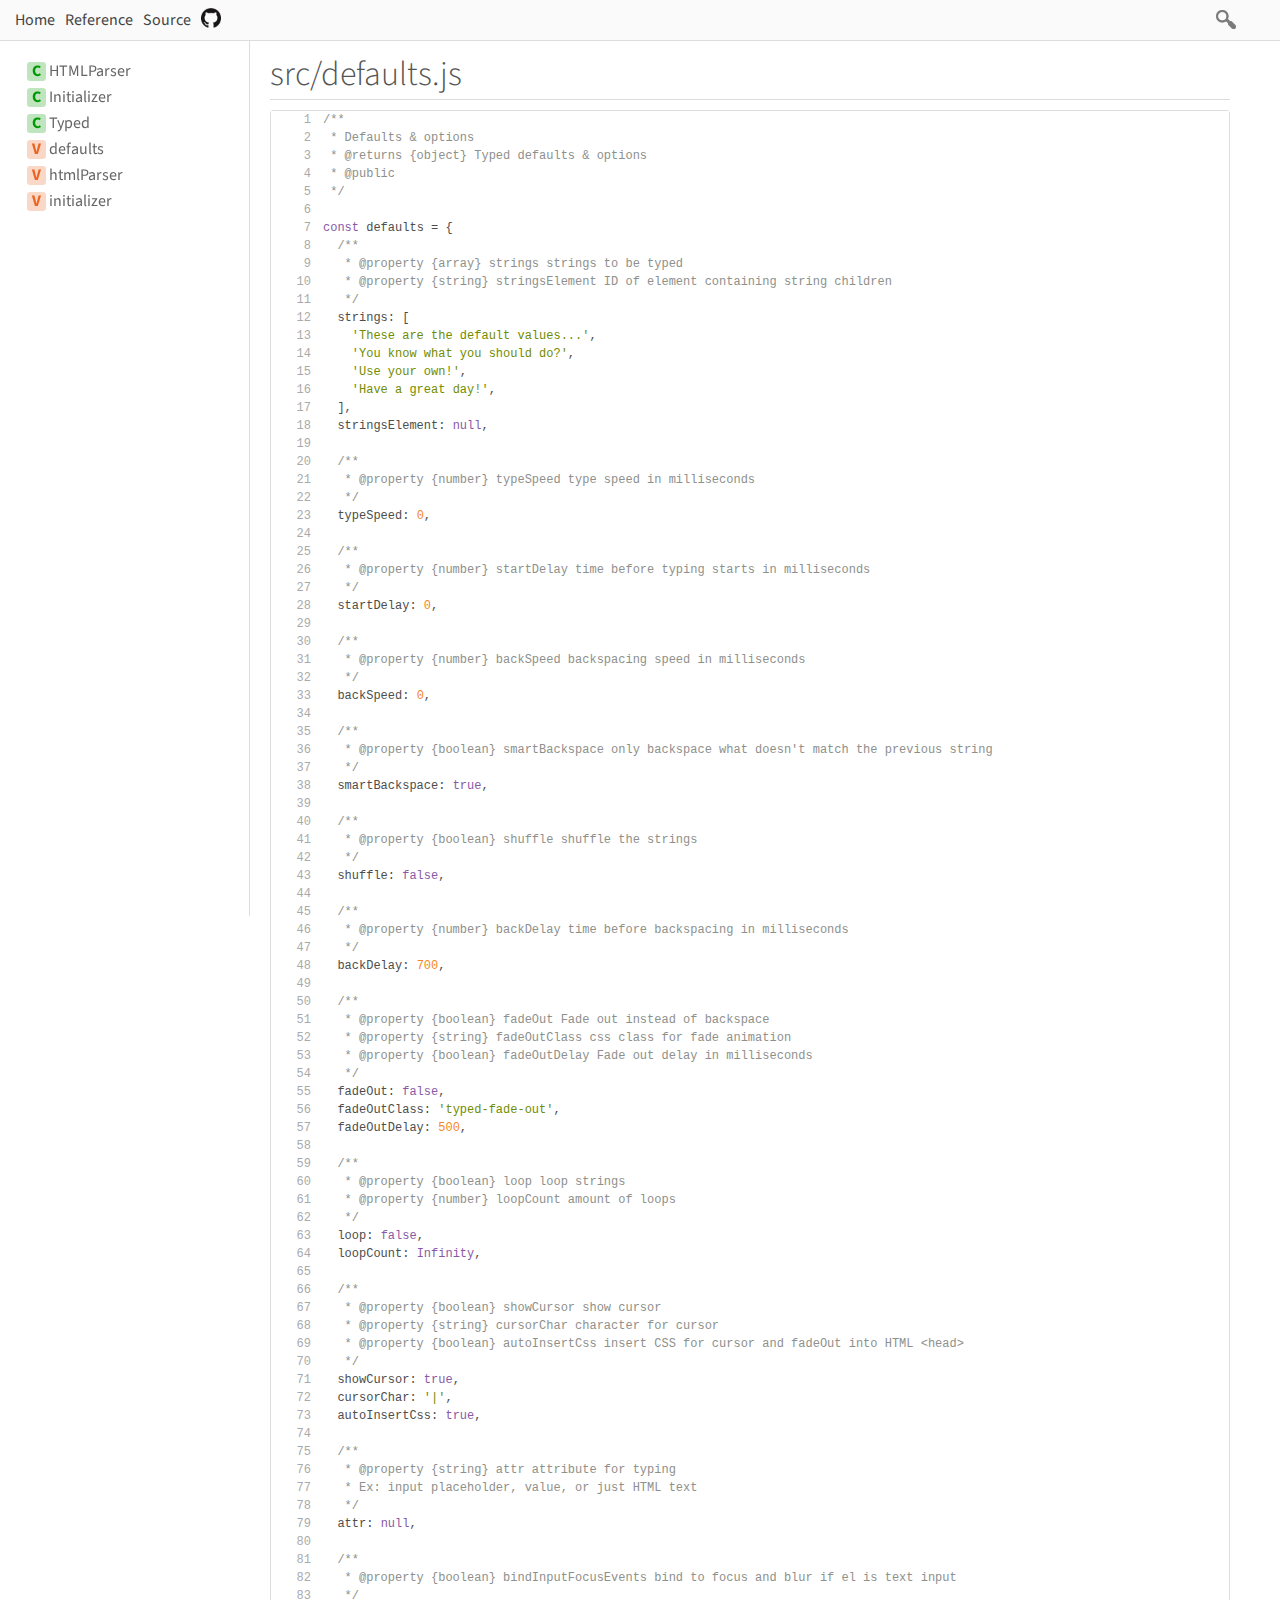
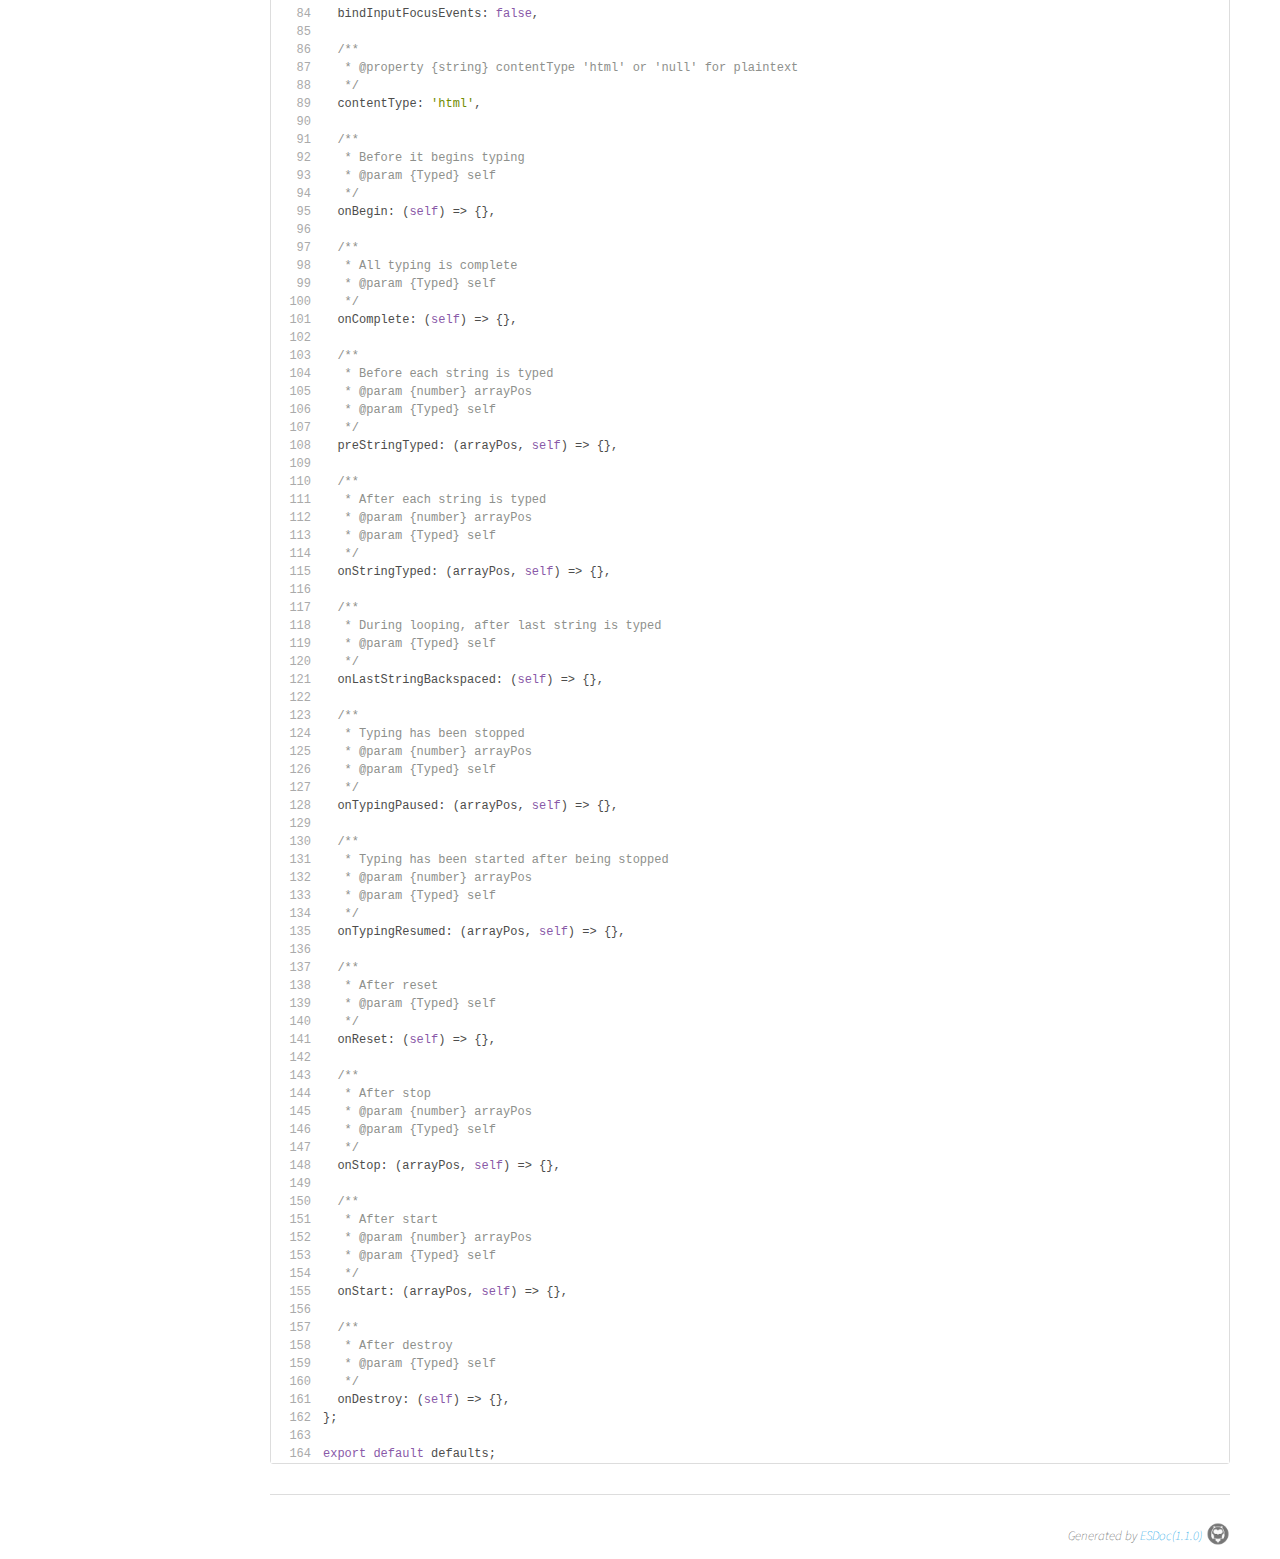
<file: typed.js-main/docs/file/src/defaults.js.html>
<!DOCTYPE html>
<html>
<head>
  <meta charset="utf-8">
  <base data-ice="baseUrl" href="../../">
  <title data-ice="title">src/defaults.js | typed.js</title>
  <link type="text/css" rel="stylesheet" href="css/style.css">
  <link type="text/css" rel="stylesheet" href="css/prettify-tomorrow.css">
  <script src="script/prettify/prettify.js"></script>
  <script src="script/manual.js"></script>
<meta name="description" content="A JavaScript Typing Animation Library"><meta property="twitter:card" content="summary"><meta property="twitter:title" content="typed.js"><meta property="twitter:description" content="A JavaScript Typing Animation Library"></head>
<body class="layout-container" data-ice="rootContainer">

<header>
  <a href="./">Home</a>
  
  <a href="identifiers.html">Reference</a>
  <a href="source.html">Source</a>
  
  <div class="search-box">
  <span>
    <img src="./image/search.png">
    <span class="search-input-edge"></span><input class="search-input"><span class="search-input-edge"></span>
  </span>
    <ul class="search-result"></ul>
  </div>
<a style="position:relative; top:3px;" href="https://github.com/mattboldt/typed.js"><img width="20px" src="./image/github.png"></a></header>

<nav class="navigation" data-ice="nav"><div>
  <ul>
    
  <li data-ice="doc"><span data-ice="kind" class="kind-class">C</span><span data-ice="name"><span><a href="class/src/html-parser.js~HTMLParser.html">HTMLParser</a></span></span></li>
<li data-ice="doc"><span data-ice="kind" class="kind-class">C</span><span data-ice="name"><span><a href="class/src/initializer.js~Initializer.html">Initializer</a></span></span></li>
<li data-ice="doc"><span data-ice="kind" class="kind-class">C</span><span data-ice="name"><span><a href="class/src/typed.js~Typed.html">Typed</a></span></span></li>
<li data-ice="doc"><span data-ice="kind" class="kind-variable">V</span><span data-ice="name"><span><a href="variable/index.html#static-variable-defaults">defaults</a></span></span></li>
<li data-ice="doc"><span data-ice="kind" class="kind-variable">V</span><span data-ice="name"><span><a href="variable/index.html#static-variable-htmlParser">htmlParser</a></span></span></li>
<li data-ice="doc"><span data-ice="kind" class="kind-variable">V</span><span data-ice="name"><span><a href="variable/index.html#static-variable-initializer">initializer</a></span></span></li>
</ul>
</div>
</nav>

<div class="content" data-ice="content"><h1 data-ice="title">src/defaults.js</h1>
<pre class="source-code line-number raw-source-code"><code class="prettyprint linenums" data-ice="content">/**
 * Defaults &amp; options
 * @returns {object} Typed defaults &amp; options
 * @public
 */

const defaults = {
  /**
   * @property {array} strings strings to be typed
   * @property {string} stringsElement ID of element containing string children
   */
  strings: [
    &apos;These are the default values...&apos;,
    &apos;You know what you should do?&apos;,
    &apos;Use your own!&apos;,
    &apos;Have a great day!&apos;,
  ],
  stringsElement: null,

  /**
   * @property {number} typeSpeed type speed in milliseconds
   */
  typeSpeed: 0,

  /**
   * @property {number} startDelay time before typing starts in milliseconds
   */
  startDelay: 0,

  /**
   * @property {number} backSpeed backspacing speed in milliseconds
   */
  backSpeed: 0,

  /**
   * @property {boolean} smartBackspace only backspace what doesn&apos;t match the previous string
   */
  smartBackspace: true,

  /**
   * @property {boolean} shuffle shuffle the strings
   */
  shuffle: false,

  /**
   * @property {number} backDelay time before backspacing in milliseconds
   */
  backDelay: 700,

  /**
   * @property {boolean} fadeOut Fade out instead of backspace
   * @property {string} fadeOutClass css class for fade animation
   * @property {boolean} fadeOutDelay Fade out delay in milliseconds
   */
  fadeOut: false,
  fadeOutClass: &apos;typed-fade-out&apos;,
  fadeOutDelay: 500,

  /**
   * @property {boolean} loop loop strings
   * @property {number} loopCount amount of loops
   */
  loop: false,
  loopCount: Infinity,

  /**
   * @property {boolean} showCursor show cursor
   * @property {string} cursorChar character for cursor
   * @property {boolean} autoInsertCss insert CSS for cursor and fadeOut into HTML &lt;head&gt;
   */
  showCursor: true,
  cursorChar: &apos;|&apos;,
  autoInsertCss: true,

  /**
   * @property {string} attr attribute for typing
   * Ex: input placeholder, value, or just HTML text
   */
  attr: null,

  /**
   * @property {boolean} bindInputFocusEvents bind to focus and blur if el is text input
   */
  bindInputFocusEvents: false,

  /**
   * @property {string} contentType &apos;html&apos; or &apos;null&apos; for plaintext
   */
  contentType: &apos;html&apos;,

  /**
   * Before it begins typing
   * @param {Typed} self
   */
  onBegin: (self) =&gt; {},

  /**
   * All typing is complete
   * @param {Typed} self
   */
  onComplete: (self) =&gt; {},

  /**
   * Before each string is typed
   * @param {number} arrayPos
   * @param {Typed} self
   */
  preStringTyped: (arrayPos, self) =&gt; {},

  /**
   * After each string is typed
   * @param {number} arrayPos
   * @param {Typed} self
   */
  onStringTyped: (arrayPos, self) =&gt; {},

  /**
   * During looping, after last string is typed
   * @param {Typed} self
   */
  onLastStringBackspaced: (self) =&gt; {},

  /**
   * Typing has been stopped
   * @param {number} arrayPos
   * @param {Typed} self
   */
  onTypingPaused: (arrayPos, self) =&gt; {},

  /**
   * Typing has been started after being stopped
   * @param {number} arrayPos
   * @param {Typed} self
   */
  onTypingResumed: (arrayPos, self) =&gt; {},

  /**
   * After reset
   * @param {Typed} self
   */
  onReset: (self) =&gt; {},

  /**
   * After stop
   * @param {number} arrayPos
   * @param {Typed} self
   */
  onStop: (arrayPos, self) =&gt; {},

  /**
   * After start
   * @param {number} arrayPos
   * @param {Typed} self
   */
  onStart: (arrayPos, self) =&gt; {},

  /**
   * After destroy
   * @param {Typed} self
   */
  onDestroy: (self) =&gt; {},
};

export default defaults;
</code></pre>

</div>

<footer class="footer">
  Generated by <a href="https://esdoc.org">ESDoc<span data-ice="esdocVersion">(1.1.0)</span><img src="./image/esdoc-logo-mini-black.png"></a>
</footer>

<script src="script/search_index.js"></script>
<script src="script/search.js"></script>
<script src="script/pretty-print.js"></script>
<script src="script/inherited-summary.js"></script>
<script src="script/test-summary.js"></script>
<script src="script/inner-link.js"></script>
<script src="script/patch-for-local.js"></script>
</body>
</html>
</file>
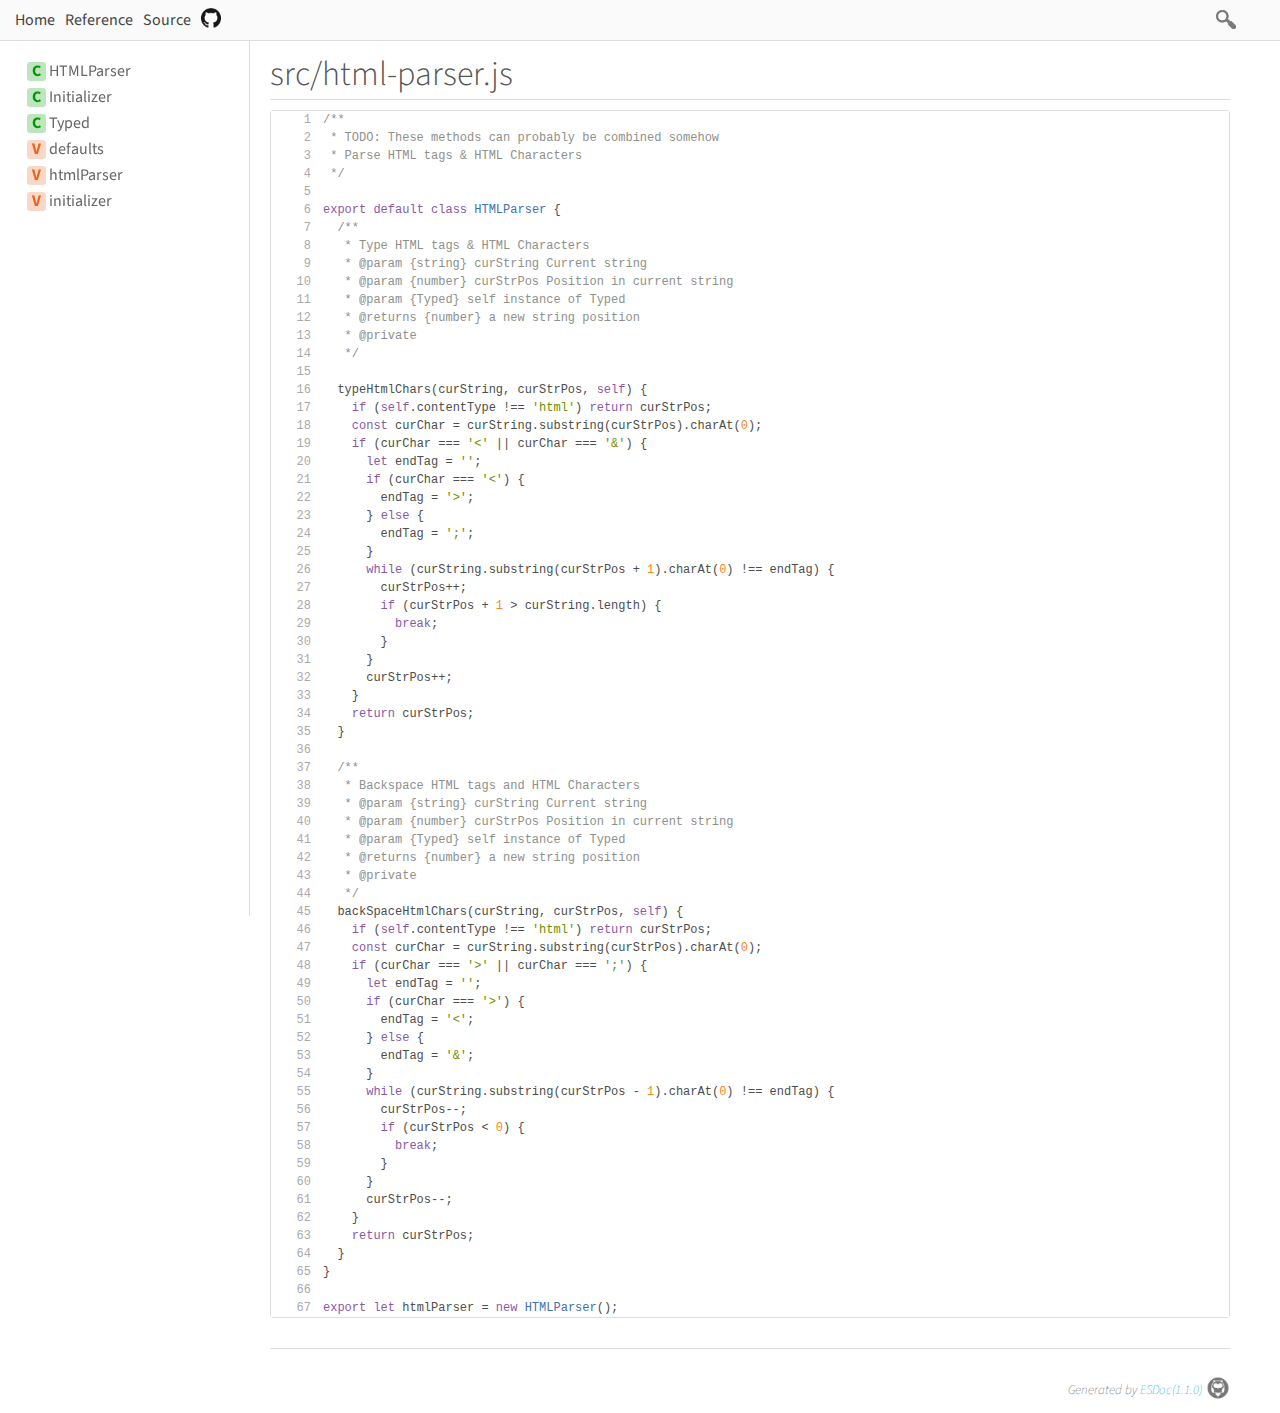
<file: typed.js-main/docs/file/src/html-parser.js.html>
<!DOCTYPE html>
<html>
<head>
  <meta charset="utf-8">
  <base data-ice="baseUrl" href="../../">
  <title data-ice="title">src/html-parser.js | typed.js</title>
  <link type="text/css" rel="stylesheet" href="css/style.css">
  <link type="text/css" rel="stylesheet" href="css/prettify-tomorrow.css">
  <script src="script/prettify/prettify.js"></script>
  <script src="script/manual.js"></script>
<meta name="description" content="A JavaScript Typing Animation Library"><meta property="twitter:card" content="summary"><meta property="twitter:title" content="typed.js"><meta property="twitter:description" content="A JavaScript Typing Animation Library"></head>
<body class="layout-container" data-ice="rootContainer">

<header>
  <a href="./">Home</a>
  
  <a href="identifiers.html">Reference</a>
  <a href="source.html">Source</a>
  
  <div class="search-box">
  <span>
    <img src="./image/search.png">
    <span class="search-input-edge"></span><input class="search-input"><span class="search-input-edge"></span>
  </span>
    <ul class="search-result"></ul>
  </div>
<a style="position:relative; top:3px;" href="https://github.com/mattboldt/typed.js"><img width="20px" src="./image/github.png"></a></header>

<nav class="navigation" data-ice="nav"><div>
  <ul>
    
  <li data-ice="doc"><span data-ice="kind" class="kind-class">C</span><span data-ice="name"><span><a href="class/src/html-parser.js~HTMLParser.html">HTMLParser</a></span></span></li>
<li data-ice="doc"><span data-ice="kind" class="kind-class">C</span><span data-ice="name"><span><a href="class/src/initializer.js~Initializer.html">Initializer</a></span></span></li>
<li data-ice="doc"><span data-ice="kind" class="kind-class">C</span><span data-ice="name"><span><a href="class/src/typed.js~Typed.html">Typed</a></span></span></li>
<li data-ice="doc"><span data-ice="kind" class="kind-variable">V</span><span data-ice="name"><span><a href="variable/index.html#static-variable-defaults">defaults</a></span></span></li>
<li data-ice="doc"><span data-ice="kind" class="kind-variable">V</span><span data-ice="name"><span><a href="variable/index.html#static-variable-htmlParser">htmlParser</a></span></span></li>
<li data-ice="doc"><span data-ice="kind" class="kind-variable">V</span><span data-ice="name"><span><a href="variable/index.html#static-variable-initializer">initializer</a></span></span></li>
</ul>
</div>
</nav>

<div class="content" data-ice="content"><h1 data-ice="title">src/html-parser.js</h1>
<pre class="source-code line-number raw-source-code"><code class="prettyprint linenums" data-ice="content">/**
 * TODO: These methods can probably be combined somehow
 * Parse HTML tags &amp; HTML Characters
 */

export default class HTMLParser {
  /**
   * Type HTML tags &amp; HTML Characters
   * @param {string} curString Current string
   * @param {number} curStrPos Position in current string
   * @param {Typed} self instance of Typed
   * @returns {number} a new string position
   * @private
   */

  typeHtmlChars(curString, curStrPos, self) {
    if (self.contentType !== &apos;html&apos;) return curStrPos;
    const curChar = curString.substring(curStrPos).charAt(0);
    if (curChar === &apos;&lt;&apos; || curChar === &apos;&amp;&apos;) {
      let endTag = &apos;&apos;;
      if (curChar === &apos;&lt;&apos;) {
        endTag = &apos;&gt;&apos;;
      } else {
        endTag = &apos;;&apos;;
      }
      while (curString.substring(curStrPos + 1).charAt(0) !== endTag) {
        curStrPos++;
        if (curStrPos + 1 &gt; curString.length) {
          break;
        }
      }
      curStrPos++;
    }
    return curStrPos;
  }

  /**
   * Backspace HTML tags and HTML Characters
   * @param {string} curString Current string
   * @param {number} curStrPos Position in current string
   * @param {Typed} self instance of Typed
   * @returns {number} a new string position
   * @private
   */
  backSpaceHtmlChars(curString, curStrPos, self) {
    if (self.contentType !== &apos;html&apos;) return curStrPos;
    const curChar = curString.substring(curStrPos).charAt(0);
    if (curChar === &apos;&gt;&apos; || curChar === &apos;;&apos;) {
      let endTag = &apos;&apos;;
      if (curChar === &apos;&gt;&apos;) {
        endTag = &apos;&lt;&apos;;
      } else {
        endTag = &apos;&amp;&apos;;
      }
      while (curString.substring(curStrPos - 1).charAt(0) !== endTag) {
        curStrPos--;
        if (curStrPos &lt; 0) {
          break;
        }
      }
      curStrPos--;
    }
    return curStrPos;
  }
}

export let htmlParser = new HTMLParser();
</code></pre>

</div>

<footer class="footer">
  Generated by <a href="https://esdoc.org">ESDoc<span data-ice="esdocVersion">(1.1.0)</span><img src="./image/esdoc-logo-mini-black.png"></a>
</footer>

<script src="script/search_index.js"></script>
<script src="script/search.js"></script>
<script src="script/pretty-print.js"></script>
<script src="script/inherited-summary.js"></script>
<script src="script/test-summary.js"></script>
<script src="script/inner-link.js"></script>
<script src="script/patch-for-local.js"></script>
</body>
</html>
</file>
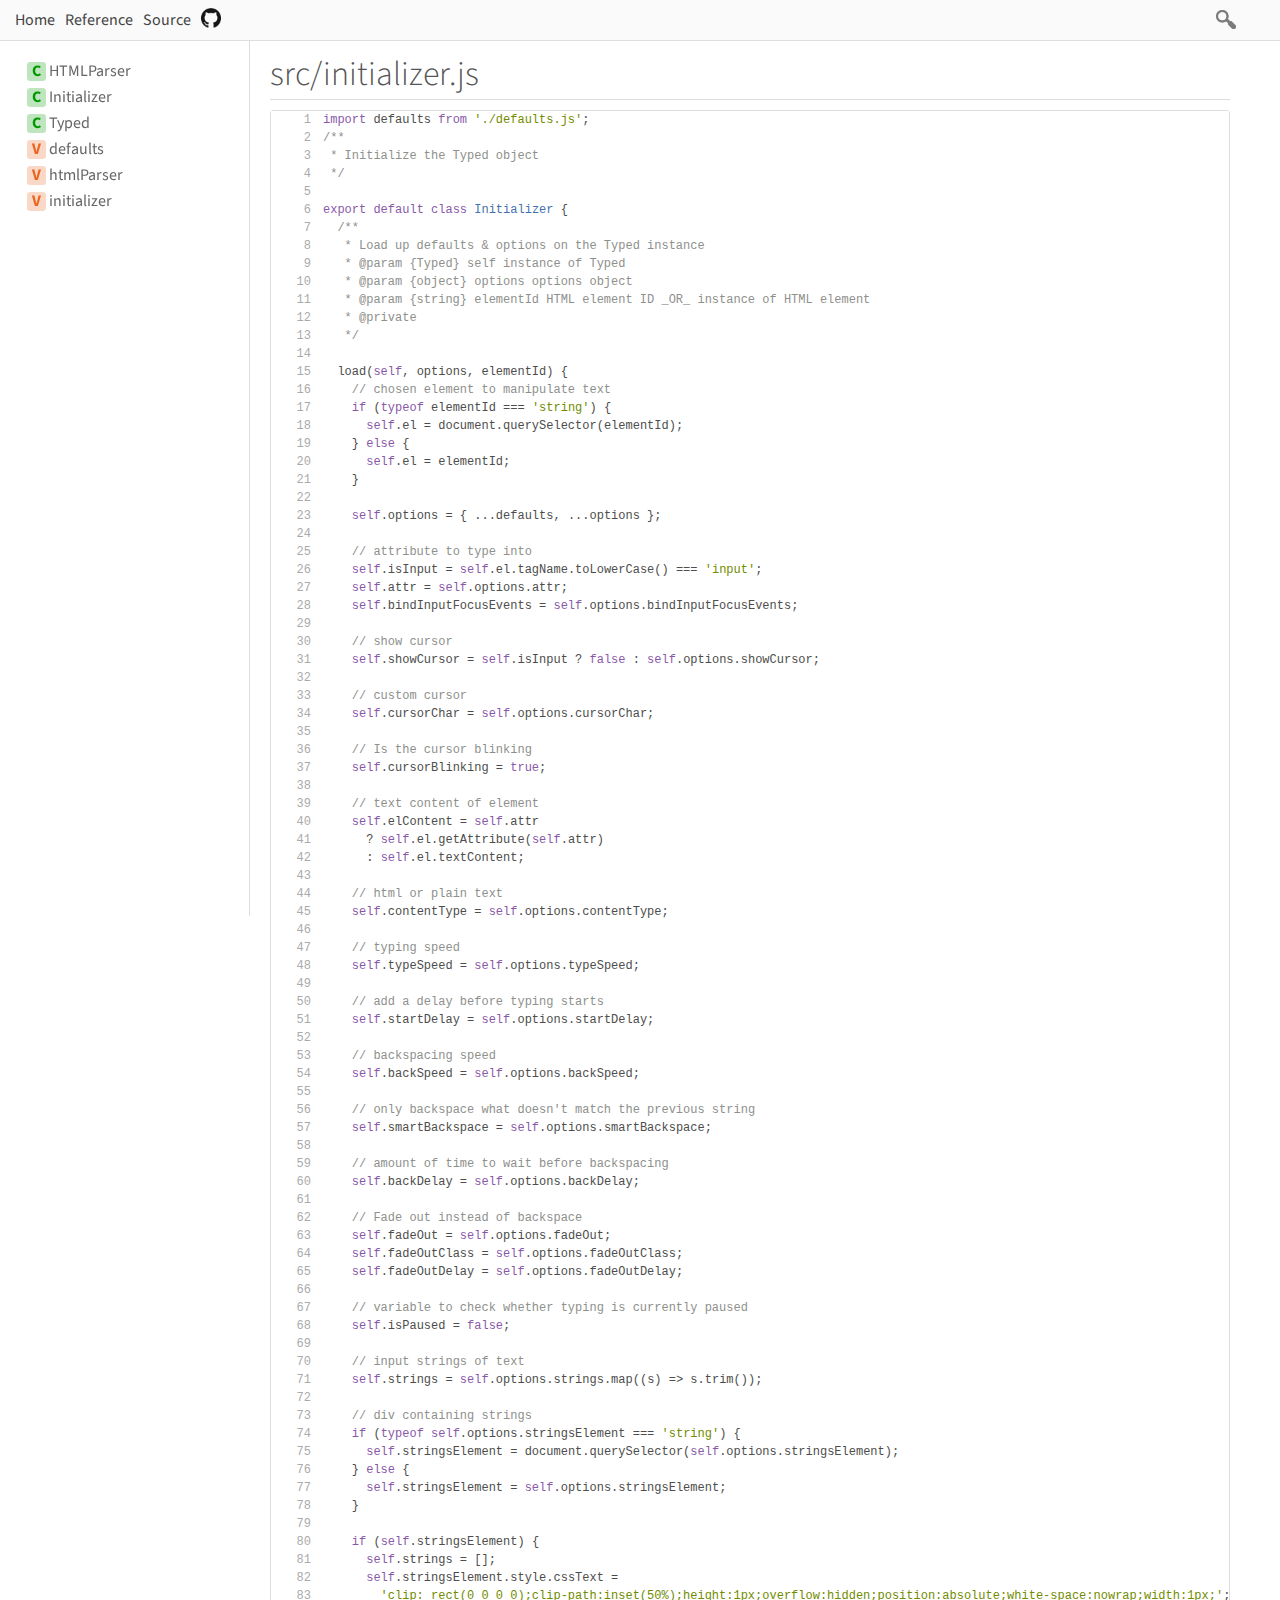
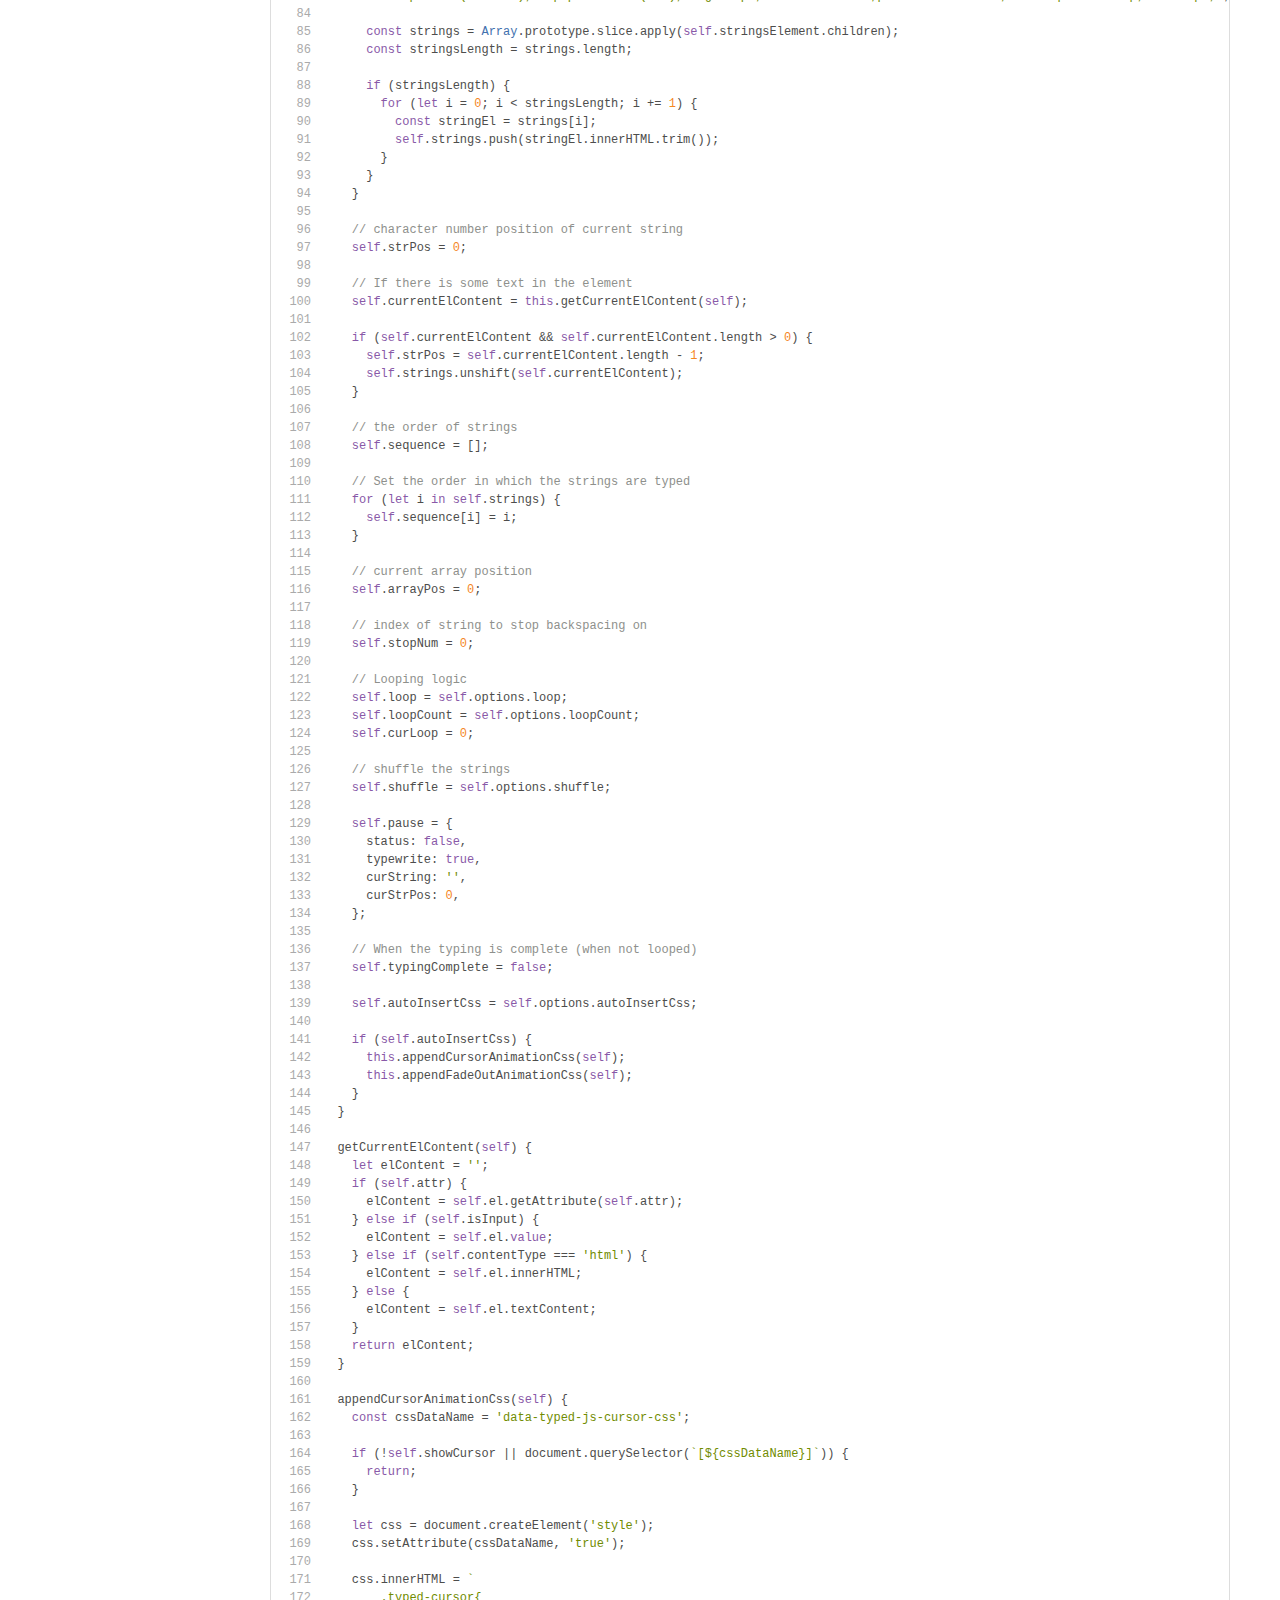
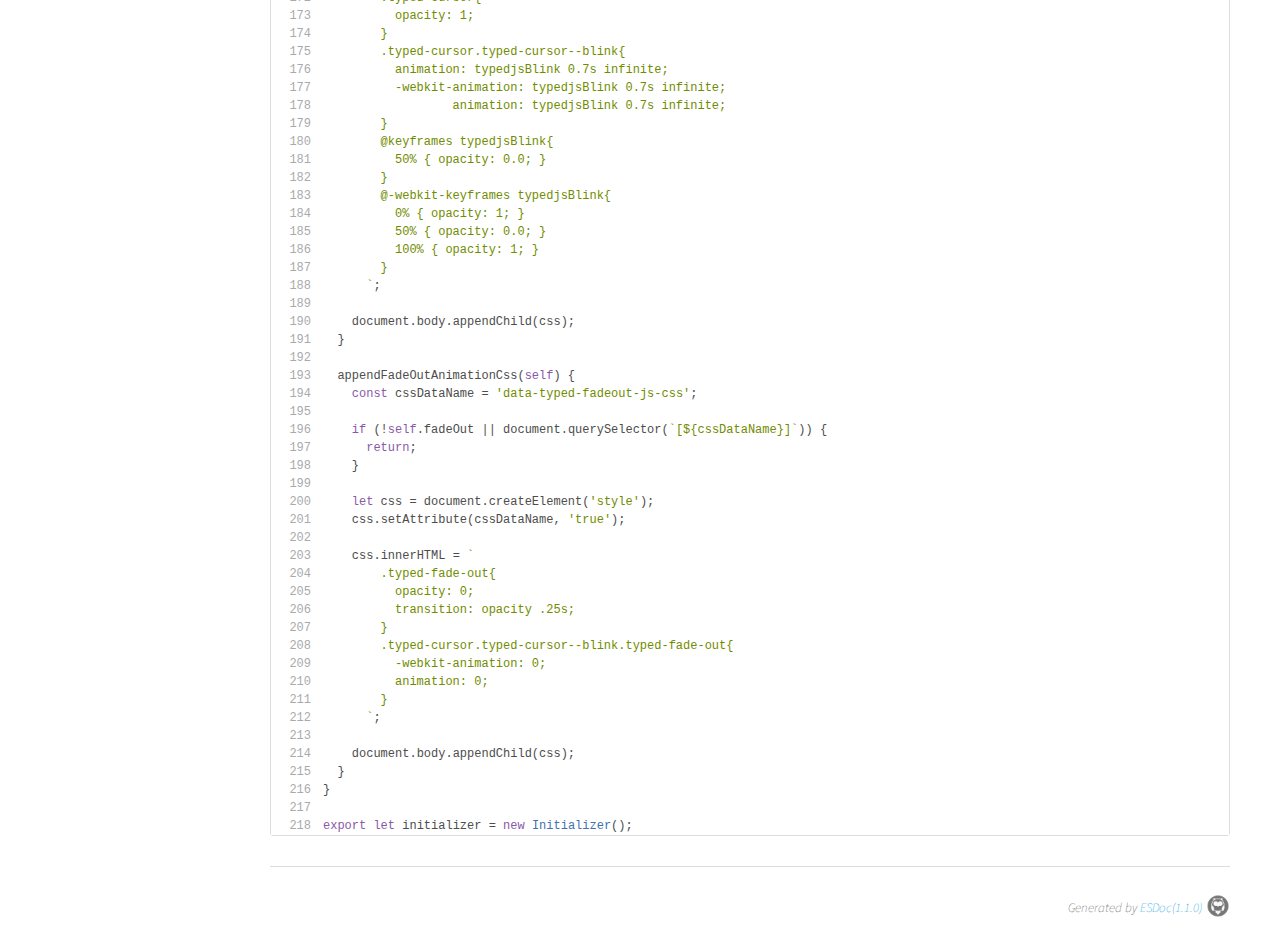
<file: typed.js-main/docs/file/src/initializer.js.html>
<!DOCTYPE html>
<html>
<head>
  <meta charset="utf-8">
  <base data-ice="baseUrl" href="../../">
  <title data-ice="title">src/initializer.js | typed.js</title>
  <link type="text/css" rel="stylesheet" href="css/style.css">
  <link type="text/css" rel="stylesheet" href="css/prettify-tomorrow.css">
  <script src="script/prettify/prettify.js"></script>
  <script src="script/manual.js"></script>
<meta name="description" content="A JavaScript Typing Animation Library"><meta property="twitter:card" content="summary"><meta property="twitter:title" content="typed.js"><meta property="twitter:description" content="A JavaScript Typing Animation Library"></head>
<body class="layout-container" data-ice="rootContainer">

<header>
  <a href="./">Home</a>
  
  <a href="identifiers.html">Reference</a>
  <a href="source.html">Source</a>
  
  <div class="search-box">
  <span>
    <img src="./image/search.png">
    <span class="search-input-edge"></span><input class="search-input"><span class="search-input-edge"></span>
  </span>
    <ul class="search-result"></ul>
  </div>
<a style="position:relative; top:3px;" href="https://github.com/mattboldt/typed.js"><img width="20px" src="./image/github.png"></a></header>

<nav class="navigation" data-ice="nav"><div>
  <ul>
    
  <li data-ice="doc"><span data-ice="kind" class="kind-class">C</span><span data-ice="name"><span><a href="class/src/html-parser.js~HTMLParser.html">HTMLParser</a></span></span></li>
<li data-ice="doc"><span data-ice="kind" class="kind-class">C</span><span data-ice="name"><span><a href="class/src/initializer.js~Initializer.html">Initializer</a></span></span></li>
<li data-ice="doc"><span data-ice="kind" class="kind-class">C</span><span data-ice="name"><span><a href="class/src/typed.js~Typed.html">Typed</a></span></span></li>
<li data-ice="doc"><span data-ice="kind" class="kind-variable">V</span><span data-ice="name"><span><a href="variable/index.html#static-variable-defaults">defaults</a></span></span></li>
<li data-ice="doc"><span data-ice="kind" class="kind-variable">V</span><span data-ice="name"><span><a href="variable/index.html#static-variable-htmlParser">htmlParser</a></span></span></li>
<li data-ice="doc"><span data-ice="kind" class="kind-variable">V</span><span data-ice="name"><span><a href="variable/index.html#static-variable-initializer">initializer</a></span></span></li>
</ul>
</div>
</nav>

<div class="content" data-ice="content"><h1 data-ice="title">src/initializer.js</h1>
<pre class="source-code line-number raw-source-code"><code class="prettyprint linenums" data-ice="content">import defaults from &apos;./defaults.js&apos;;
/**
 * Initialize the Typed object
 */

export default class Initializer {
  /**
   * Load up defaults &amp; options on the Typed instance
   * @param {Typed} self instance of Typed
   * @param {object} options options object
   * @param {string} elementId HTML element ID _OR_ instance of HTML element
   * @private
   */

  load(self, options, elementId) {
    // chosen element to manipulate text
    if (typeof elementId === &apos;string&apos;) {
      self.el = document.querySelector(elementId);
    } else {
      self.el = elementId;
    }

    self.options = { ...defaults, ...options };

    // attribute to type into
    self.isInput = self.el.tagName.toLowerCase() === &apos;input&apos;;
    self.attr = self.options.attr;
    self.bindInputFocusEvents = self.options.bindInputFocusEvents;

    // show cursor
    self.showCursor = self.isInput ? false : self.options.showCursor;

    // custom cursor
    self.cursorChar = self.options.cursorChar;

    // Is the cursor blinking
    self.cursorBlinking = true;

    // text content of element
    self.elContent = self.attr
      ? self.el.getAttribute(self.attr)
      : self.el.textContent;

    // html or plain text
    self.contentType = self.options.contentType;

    // typing speed
    self.typeSpeed = self.options.typeSpeed;

    // add a delay before typing starts
    self.startDelay = self.options.startDelay;

    // backspacing speed
    self.backSpeed = self.options.backSpeed;

    // only backspace what doesn&apos;t match the previous string
    self.smartBackspace = self.options.smartBackspace;

    // amount of time to wait before backspacing
    self.backDelay = self.options.backDelay;

    // Fade out instead of backspace
    self.fadeOut = self.options.fadeOut;
    self.fadeOutClass = self.options.fadeOutClass;
    self.fadeOutDelay = self.options.fadeOutDelay;

    // variable to check whether typing is currently paused
    self.isPaused = false;

    // input strings of text
    self.strings = self.options.strings.map((s) =&gt; s.trim());

    // div containing strings
    if (typeof self.options.stringsElement === &apos;string&apos;) {
      self.stringsElement = document.querySelector(self.options.stringsElement);
    } else {
      self.stringsElement = self.options.stringsElement;
    }

    if (self.stringsElement) {
      self.strings = [];
      self.stringsElement.style.cssText =
        &apos;clip: rect(0 0 0 0);clip-path:inset(50%);height:1px;overflow:hidden;position:absolute;white-space:nowrap;width:1px;&apos;;

      const strings = Array.prototype.slice.apply(self.stringsElement.children);
      const stringsLength = strings.length;

      if (stringsLength) {
        for (let i = 0; i &lt; stringsLength; i += 1) {
          const stringEl = strings[i];
          self.strings.push(stringEl.innerHTML.trim());
        }
      }
    }

    // character number position of current string
    self.strPos = 0;

    // If there is some text in the element
    self.currentElContent = this.getCurrentElContent(self);

    if (self.currentElContent &amp;&amp; self.currentElContent.length &gt; 0) {
      self.strPos = self.currentElContent.length - 1;
      self.strings.unshift(self.currentElContent);
    }

    // the order of strings
    self.sequence = [];

    // Set the order in which the strings are typed
    for (let i in self.strings) {
      self.sequence[i] = i;
    }

    // current array position
    self.arrayPos = 0;

    // index of string to stop backspacing on
    self.stopNum = 0;

    // Looping logic
    self.loop = self.options.loop;
    self.loopCount = self.options.loopCount;
    self.curLoop = 0;

    // shuffle the strings
    self.shuffle = self.options.shuffle;

    self.pause = {
      status: false,
      typewrite: true,
      curString: &apos;&apos;,
      curStrPos: 0,
    };

    // When the typing is complete (when not looped)
    self.typingComplete = false;

    self.autoInsertCss = self.options.autoInsertCss;

    if (self.autoInsertCss) {
      this.appendCursorAnimationCss(self);
      this.appendFadeOutAnimationCss(self);
    }
  }

  getCurrentElContent(self) {
    let elContent = &apos;&apos;;
    if (self.attr) {
      elContent = self.el.getAttribute(self.attr);
    } else if (self.isInput) {
      elContent = self.el.value;
    } else if (self.contentType === &apos;html&apos;) {
      elContent = self.el.innerHTML;
    } else {
      elContent = self.el.textContent;
    }
    return elContent;
  }

  appendCursorAnimationCss(self) {
    const cssDataName = &apos;data-typed-js-cursor-css&apos;;

    if (!self.showCursor || document.querySelector(`[${cssDataName}]`)) {
      return;
    }

    let css = document.createElement(&apos;style&apos;);
    css.setAttribute(cssDataName, &apos;true&apos;);

    css.innerHTML = `
        .typed-cursor{
          opacity: 1;
        }
        .typed-cursor.typed-cursor--blink{
          animation: typedjsBlink 0.7s infinite;
          -webkit-animation: typedjsBlink 0.7s infinite;
                  animation: typedjsBlink 0.7s infinite;
        }
        @keyframes typedjsBlink{
          50% { opacity: 0.0; }
        }
        @-webkit-keyframes typedjsBlink{
          0% { opacity: 1; }
          50% { opacity: 0.0; }
          100% { opacity: 1; }
        }
      `;

    document.body.appendChild(css);
  }

  appendFadeOutAnimationCss(self) {
    const cssDataName = &apos;data-typed-fadeout-js-css&apos;;

    if (!self.fadeOut || document.querySelector(`[${cssDataName}]`)) {
      return;
    }

    let css = document.createElement(&apos;style&apos;);
    css.setAttribute(cssDataName, &apos;true&apos;);

    css.innerHTML = `
        .typed-fade-out{
          opacity: 0;
          transition: opacity .25s;
        }
        .typed-cursor.typed-cursor--blink.typed-fade-out{
          -webkit-animation: 0;
          animation: 0;
        }
      `;

    document.body.appendChild(css);
  }
}

export let initializer = new Initializer();
</code></pre>

</div>

<footer class="footer">
  Generated by <a href="https://esdoc.org">ESDoc<span data-ice="esdocVersion">(1.1.0)</span><img src="./image/esdoc-logo-mini-black.png"></a>
</footer>

<script src="script/search_index.js"></script>
<script src="script/search.js"></script>
<script src="script/pretty-print.js"></script>
<script src="script/inherited-summary.js"></script>
<script src="script/test-summary.js"></script>
<script src="script/inner-link.js"></script>
<script src="script/patch-for-local.js"></script>
</body>
</html>
</file>
<file: typed.js-main/docs/css/style.css>
@import url(https://fonts.googleapis.com/css?family=Roboto:400,300,700);
@import url(https://fonts.googleapis.com/css?family=Source+Sans+Pro:400,400italic,600,700);
@import url(./manual.css);
@import url(./source.css);
@import url(./test.css);
@import url(./identifiers.css);
@import url(./github.css);
@import url(./search.css);

* {
  margin: 0;
  padding: 0;
  text-decoration: none;
}

html
{
  font-family: 'Source Sans Pro', 'Roboto', sans-serif;
  overflow: auto;
  /*font-size: 14px;*/
  /*color: #4d4e53;*/
  /*color: rgba(0, 0, 0, .68);*/
  color: #555;
  background-color: #fff;
}

a {
  /*color: #0095dd;*/
  /*color:rgb(37, 138, 175);*/
  color: #039BE5;
}

code a:hover {
  text-decoration: underline;
}

ul, ol {
  padding-left: 20px;
}

ul li {
  list-style: disc;
  margin: 4px 0;
}

ol li {
  margin: 4px 0;
}

h1 {
  margin-bottom: 10px;
  font-size: 34px;
  font-weight: 300;
  border-bottom: solid 1px #ddd;
}

h2 {
  margin-top: 24px;
  margin-bottom: 10px;
  font-size: 20px;
  border-bottom: solid 1px #ddd;
  font-weight: 300;
}

h3 {
  position: relative;
  font-size: 16px;
  margin-bottom: 12px;
  padding: 4px;
  font-weight: 300;
}

details {
  cursor: pointer;
}

del {
  text-decoration: line-through;
}

p {
  margin-bottom: 15px;
  line-height: 1.5;
}

code {
  font-family: "SFMono-Regular", Consolas, "Liberation Mono", Menlo, Courier, monospace;
}

pre > code {
  display: block;
}

pre.prettyprint, pre > code {
  padding: 4px;
  margin: 1em 0;
  background-color: #f5f5f5;
  border-radius: 3px;
}

pre.prettyprint > code {
  margin: 0;
}

p > code,
li > code {
  padding: 0.2em 0.5em;
  margin: 0;
  font-size: 85%;
  background-color: rgba(0,0,0,0.04);
  border-radius: 3px;
}

.code {
  font-family: "SFMono-Regular", Consolas, "Liberation Mono", Menlo, Courier, monospace;
  font-size: 13px;
}

.import-path pre.prettyprint,
.import-path pre.prettyprint code {
  margin: 0;
  padding: 0;
  border: none;
  background: white;
}

.layout-container {
  /*display: flex;*/
  /*flex-direction: row;*/
  /*justify-content: flex-start;*/
  /*align-items: stretch;*/
}

.layout-container > header {
  display: flex;
  height: 40px;
  line-height: 40px;
  font-size: 16px;
  padding: 0 10px;
  margin: 0;
  position: fixed;
  width: 100%;
  z-index: 1;
  background-color: #fafafa;
  top: 0;
  border-bottom: solid 1px #ddd;
}
.layout-container > header > a{
  margin: 0 5px;
  color: #444;
}

.layout-container > header > a.repo-url-github {
  font-size: 0;
  display: inline-block;
  width: 20px;
  height: 38px;
  background: url("../image/github.png") no-repeat center;
  background-size: 20px;
  vertical-align: top;
}

.navigation {
  position: fixed;
  top: 0;
  left: 0;
  box-sizing: border-box;
  width: 250px;
  height: 100%;
  padding-top: 40px;
  padding-left: 15px;
  padding-bottom: 2em;
  margin-top:1em;
  overflow-x: scroll;
  box-shadow: rgba(255, 255, 255, 1) -1px 0 0 inset;
  border-right: 1px solid #ddd;
}

.navigation ul {
  padding: 0;
}

.navigation li {
  list-style: none;
  margin: 4px 0;
  white-space: nowrap;
}

.navigation li a {
  color: #666;
}

.navigation .nav-dir-path {
  display: block;
  margin-top: 0.7em;
  margin-bottom: 0.25em;
  font-weight: 600;
}

.kind-class,
.kind-interface,
.kind-function,
.kind-typedef,
.kind-variable,
.kind-external {
  margin-left: 0.75em;
  width: 1.2em;
  height: 1.2em;
  display: inline-block;
  text-align: center;
  border-radius: 0.2em;
  margin-right: 0.2em;
  font-weight: bold;
  line-height: 1.2em;
}

.kind-class {
  color: #009800;
  background-color: #bfe5bf;
}

.kind-interface {
  color: #fbca04;
  background-color: #fef2c0;
}

.kind-function {
  color: #6b0090;
  background-color: #d6bdde;
}

.kind-variable {
  color: #eb6420;
  background-color: #fad8c7;
}

.kind-typedef {
  color: #db001e;
  background-color: #edbec3;
}

.kind-external {
  color: #0738c3;
  background-color: #bbcbea;
}

.summary span[class^="kind-"] {
  margin-left: 0;
}

h1 .version,
h1 .url a {
  font-size: 14px;
  color: #aaa;
}

.content {
  margin-top: 40px;
  margin-left: 250px;
  padding: 10px 50px 10px 20px;
}

.header-notice {
  font-size: 14px;
  color: #aaa;
  margin: 0;
}

.expression-extends .prettyprint {
  margin-left: 10px;
  background: white;
}

.extends-chain {
  border-bottom: 1px solid#ddd;
  padding-bottom: 10px;
  margin-bottom: 10px;
}

.extends-chain span:nth-of-type(1) {
  padding-left: 10px;
}

.extends-chain > div {
  margin: 5px 0;
}

.description table {
  font-size: 14px;
  border-spacing: 0;
  border: 0;
  border-collapse: collapse;
}

.description thead {
  background: #999;
  color: white;
}

.description table td,
.description table th {
  border: solid 1px #ddd;
  padding: 4px;
  font-weight: normal;
}

.flat-list ul {
  padding-left: 0;
}

.flat-list li {
  display: inline;
  list-style: none;
}

table.summary {
  width: 100%;
  margin: 10px 0;
  border-spacing: 0;
  border: 0;
  border-collapse: collapse;
}

table.summary thead {
  background: #fafafa;
}

table.summary td {
  border: solid 1px #ddd;
  padding: 4px 10px;
}

table.summary tbody td:nth-child(1) {
  text-align: right;
  white-space: nowrap;
  min-width: 64px;
  vertical-align: top;
}

table.summary tbody td:nth-child(2) {
  width: 100%;
  border-right: none;
}

table.summary tbody td:nth-child(3) {
  white-space: nowrap;
  border-left: none;
  vertical-align: top;
}

table.summary td > div:nth-of-type(2) {
  padding-top: 4px;
  padding-left: 15px;
}

table.summary td p {
  margin-bottom: 0;
}

.inherited-summary thead td {
  padding-left: 2px;
}

.inherited-summary thead a {
  color: white;
}

.inherited-summary .summary tbody {
  display: none;
}

.inherited-summary .summary .toggle {
  padding: 0 4px;
  font-size: 12px;
  cursor: pointer;
}
.inherited-summary .summary .toggle.closed:before {
  content: "▶";
}
.inherited-summary .summary .toggle.opened:before {
  content: "▼";
}

.member, .method {
  margin-bottom: 24px;
}

table.params {
  width: 100%;
  margin: 10px 0;
  border-spacing: 0;
  border: 0;
  border-collapse: collapse;
}

table.params thead {
  background: #eee;
  color: #aaa;
}

table.params td {
  padding: 4px;
  border: solid 1px #ddd;
}

table.params td p {
  margin: 0;
}

.content .detail > * {
  margin: 15px 0;
}

.content .detail > h3 {
  color: black;
  background-color: #f0f0f0;
}

.content .detail > div {
  margin-left: 10px;
}

.content .detail > .import-path {
  margin-top: -8px;
}

.content .detail + .detail {
  margin-top: 30px;
}

.content .detail .throw td:first-child {
  padding-right: 10px;
}

.content .detail h4 + :not(pre) {
  padding-left: 0;
  margin-left: 10px;
}

.content .detail h4 + ul li {
  list-style: none;
}

.return-param * {
  display: inline;
}

.argument-params {
  margin-bottom: 20px;
}

.return-type {
  padding-right: 10px;
  font-weight: normal;
}

.return-desc {
  margin-left: 10px;
  margin-top: 4px;
}

.return-desc p {
  margin: 0;
}

.deprecated, .experimental, .instance-docs {
  border-left: solid 5px orange;
  padding-left: 4px;
  margin: 4px 0;
}

tr.listen p,
tr.throw p,
tr.emit p{
  margin-bottom: 10px;
}

.version, .since {
  color: #aaa;
}

h3 .right-info {
  position: absolute;
  right: 4px;
  font-size: 14px;
}

.version + .since:before {
  content: '| ';
}

.see {
  margin-top: 10px;
}

.see h4 {
  margin: 4px 0;
}

.content .detail h4 + .example-doc {
  margin: 6px 0;
}

.example-caption {
  position: relative;
  bottom: -1px;
  display: inline-block;
  padding: 4px;
  font-style: italic;
  background-color: #f5f5f5;
  font-weight: bold;
  border-radius: 3px;
  border-bottom-left-radius: 0;
  border-bottom-right-radius: 0;
}

.example-caption + pre.source-code {
  margin-top: 0;
  border-top-left-radius: 0;
}

footer, .file-footer {
  text-align: right;
  font-style: italic;
  font-weight: 100;
  font-size: 13px;
  margin-right: 50px;
  margin-left: 270px;
  border-top: 1px solid #ddd;
  padding-top: 30px;
  margin-top: 20px;
  padding-bottom: 10px;
}

footer img {
  width: 24px;
  vertical-align: middle;
  padding-left: 4px;
  position: relative;
  top: -3px;
  opacity: 0.6;
}

pre.source-code {
  padding: 4px;
}

pre.raw-source-code > code {
  padding: 0;
  margin: 0;
  font-size: 12px;
  background: #fff;
  border: solid 1px #ddd;
  line-height: 1.5;
}

pre.raw-source-code > code > ol {
  counter-reset:number;
  list-style:none;
  margin:0;
  padding:0;
  overflow: hidden;
}

pre.raw-source-code > code > ol li:before {
  counter-increment: number;
  content: counter(number);
  display: inline-block;
  min-width: 3em;
  color: #aaa;
  text-align: right;
  padding-right: 1em;
}

pre.source-code.line-number {
  padding: 0;
}

pre.source-code ol {
  background: #eee;
  padding-left: 40px;
}

pre.source-code li {
  background: white;
  padding-left: 4px;
  list-style: decimal;
  margin: 0;
}

pre.source-code.line-number li.active {
  background: rgb(255, 255, 150) !important;
}

pre.source-code.line-number li.error-line {
  background: #ffb8bf;
}

.inner-link-active {
  /*background: rgb(255, 255, 150) !important;*/
  background: #039BE5 !important;
  color: #fff !important;
  padding-left: 0.1em !important;
}

.inner-link-active a {
  color: inherit;
}
</file>
<file: typed.js-main/docs/css/prettify-tomorrow.css>
/* Tomorrow Theme */
/* Original theme - https://github.com/chriskempson/tomorrow-theme */
/* Pretty printing styles. Used with prettify.js. */
/* SPAN elements with the classes below are added by prettyprint. */
/* plain text */
.pln {
  color: #4d4d4c; }

@media screen {
  /* string content */
  .str {
    color: #718c00; }

  /* a keyword */
  .kwd {
    color: #8959a8; }

  /* a comment */
  .com {
    color: #8e908c; }

  /* a type name */
  .typ {
    color: #4271ae; }

  /* a literal value */
  .lit {
    color: #f5871f; }

  /* punctuation */
  .pun {
    color: #4d4d4c; }

  /* lisp open bracket */
  .opn {
    color: #4d4d4c; }

  /* lisp close bracket */
  .clo {
    color: #4d4d4c; }

  /* a markup tag name */
  .tag {
    color: #c82829; }

  /* a markup attribute name */
  .atn {
    color: #f5871f; }

  /* a markup attribute value */
  .atv {
    color: #3e999f; }

  /* a declaration */
  .dec {
    color: #f5871f; }

  /* a variable name */
  .var {
    color: #c82829; }

  /* a function name */
  .fun {
    color: #4271ae; } }
/* Use higher contrast and text-weight for printable form. */
@media print, projection {
  .str {
    color: #060; }

  .kwd {
    color: #006;
    font-weight: bold; }

  .com {
    color: #600;
    font-style: italic; }

  .typ {
    color: #404;
    font-weight: bold; }

  .lit {
    color: #044; }

  .pun, .opn, .clo {
    color: #440; }

  .tag {
    color: #006;
    font-weight: bold; }

  .atn {
    color: #404; }

  .atv {
    color: #060; } }
/* Style */
/*
pre.prettyprint {
  background: white;
  font-family: Consolas, Monaco, 'Andale Mono', monospace;
  font-size: 12px;
  line-height: 1.5;
  border: 1px solid #ccc;
  padding: 10px; }
*/

/* Specify class=linenums on a pre to get line numbering */
ol.linenums {
  margin-top: 0;
  margin-bottom: 0; }

/* IE indents via margin-left */
li.L0,
li.L1,
li.L2,
li.L3,
li.L4,
li.L5,
li.L6,
li.L7,
li.L8,
li.L9 {
  /* */ }

/* Alternate shading for lines */
li.L1,
li.L3,
li.L5,
li.L7,
li.L9 {
  /* */ }
</file>
